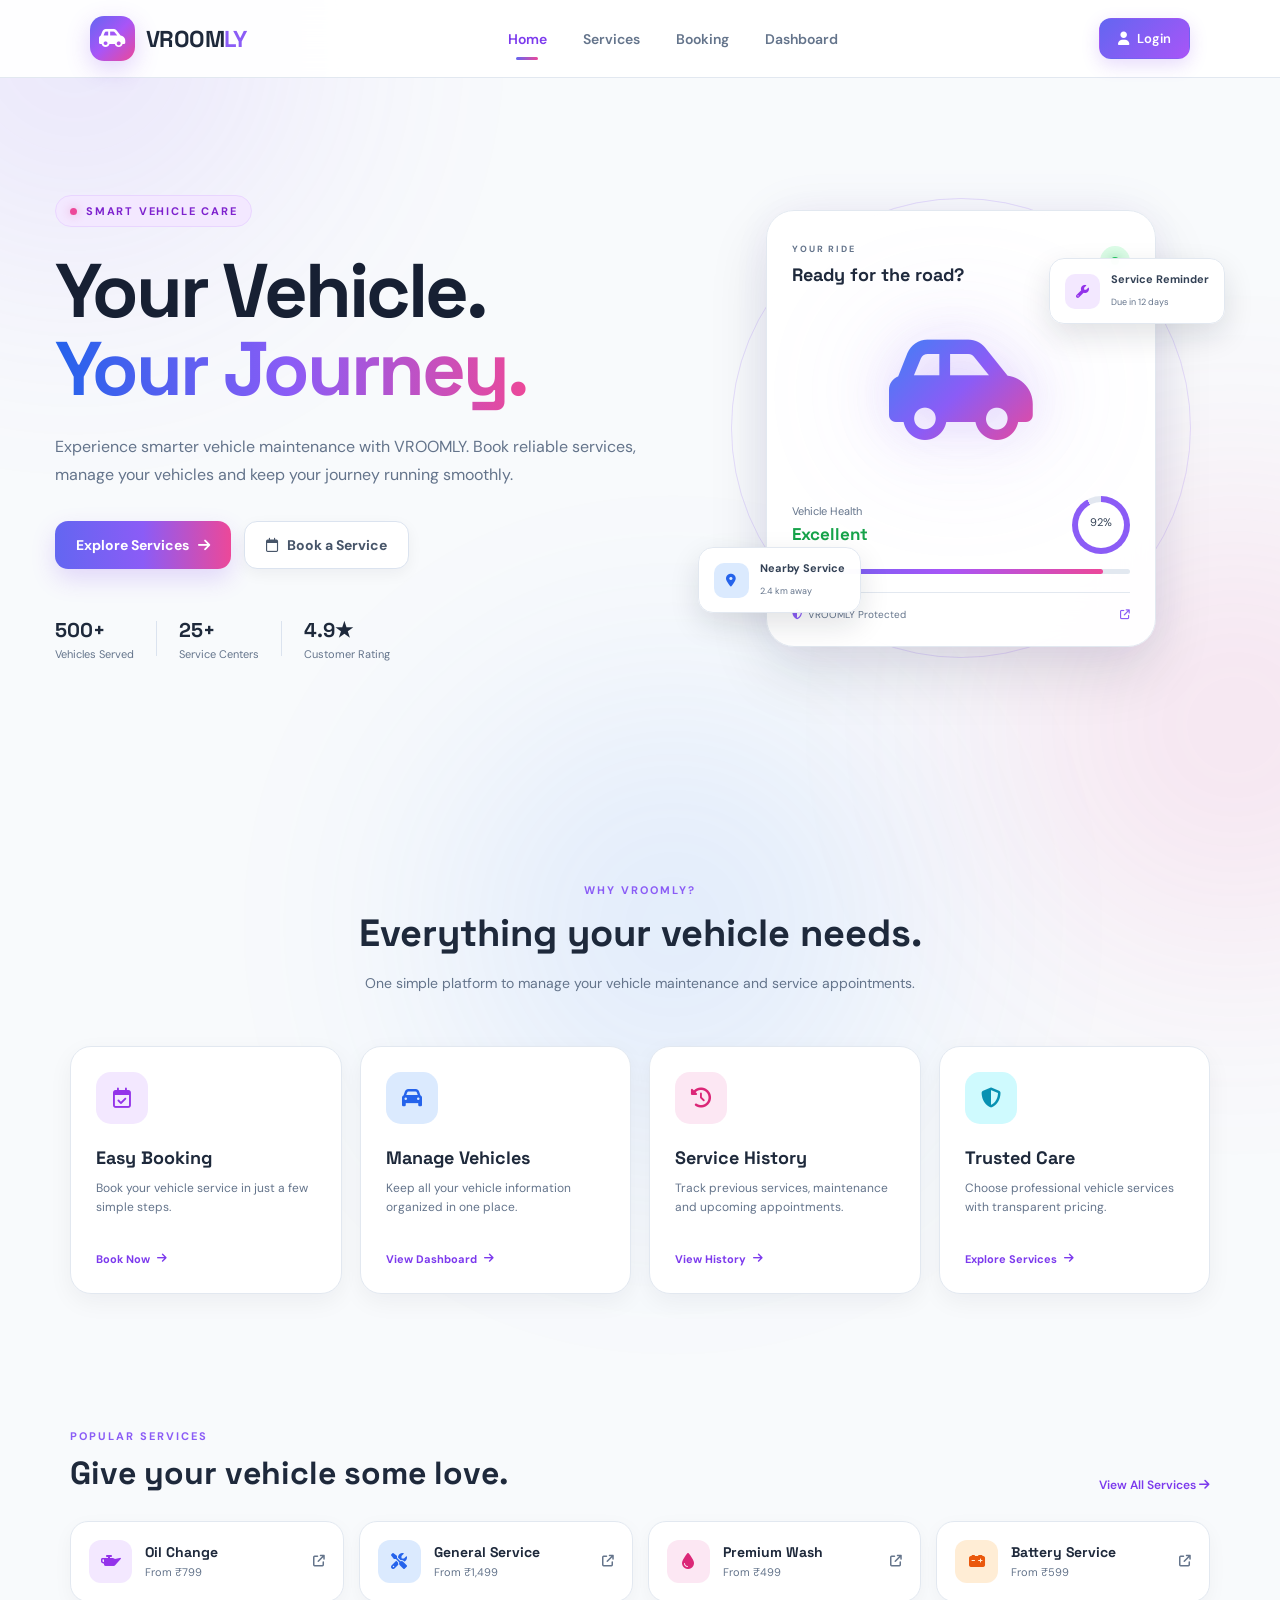
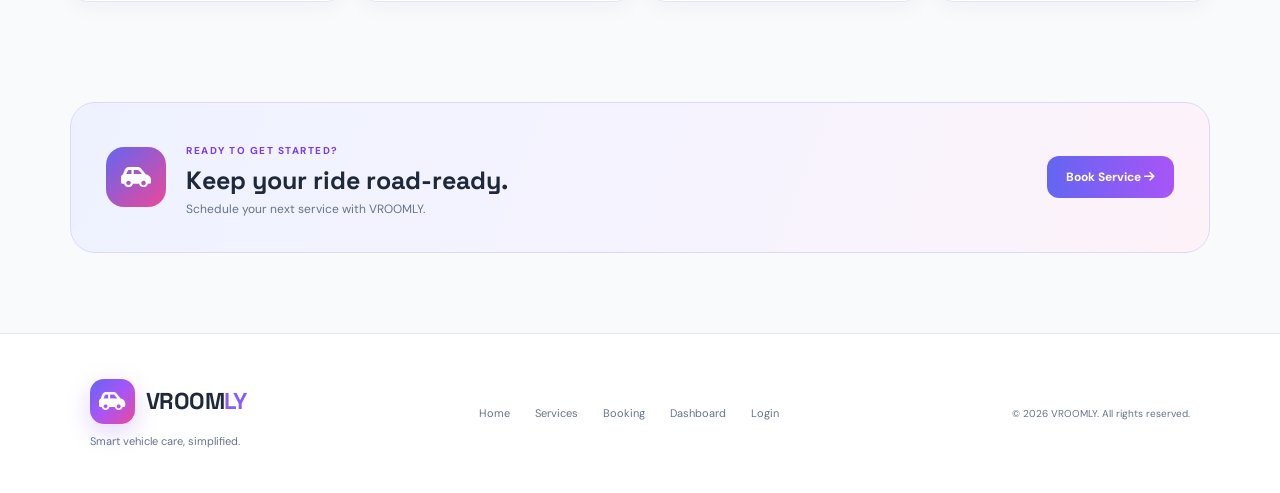
<file: index.html>
<!DOCTYPE html>
<html lang="en">

<head>

    <meta charset="UTF-8">

    <meta name="viewport"
          content="width=device-width, initial-scale=1.0">

    <title>VROOMLY | Smart Vehicle Care</title>

    <!-- Google Fonts -->
    <link rel="preconnect"
          href="https://fonts.googleapis.com">

    <link rel="preconnect"
          href="https://fonts.gstatic.com"
          crossorigin>

    <link href="https://fonts.googleapis.com/css2?family=DM+Sans:wght@400;500;600;700&family=Space+Grotesk:wght@500;600;700&display=swap"
          rel="stylesheet">

    <!-- Font Awesome -->
    <link rel="stylesheet"
          href="https://cdnjs.cloudflare.com/ajax/libs/font-awesome/6.6.0/css/all.min.css">

    <!-- Home Page CSS -->
    <link rel="stylesheet" href="style.css">

</head>


<body>


<!-- =====================================================
     BACKGROUND EFFECTS
===================================================== -->

<div class="background-glow glow-1"></div>

<div class="background-glow glow-2"></div>

<div class="background-glow glow-3"></div>


<!-- =====================================================
     NAVIGATION BAR
===================================================== -->

<header class="navbar">

    <!-- LOGO -->

    <a href="index.html" class="logo">

        <div class="logo-icon">
            <i class="fa-solid fa-car-side"></i>
        </div>

        <div class="logo-text">
            VROOM<span>LY</span>
        </div>

    </a>


    <!-- NAVIGATION -->

    <nav class="nav-links">

        <a href="index.html" class="active">
            Home
        </a>

        <a href="service.html">
            Services
        </a>

        <a href="booking.html">
            Booking
        </a>

        <a href="dashboard.html">
            Dashboard
        </a>

    </nav>


    <!-- LOGIN BUTTON -->

    <a href="login.html" class="login-btn">

        <i class="fa-solid fa-user"></i>

        Login

    </a>

</header>



<!-- =====================================================
     HERO SECTION
===================================================== -->

<section class="hero">

    <div class="hero-content">


        <!-- SMALL LABEL -->

        <div class="hero-label">

            <span class="pulse-dot"></span>

            SMART VEHICLE CARE

        </div>


        <!-- MAIN HEADING -->

        <h1>

            Your Vehicle.
            <br>

            <span>
                Your Journey.
            </span>

        </h1>


        <!-- DESCRIPTION -->

        <p class="hero-description">

            Experience smarter vehicle maintenance with VROOMLY.
            Book reliable services, manage your vehicles and keep
            your journey running smoothly.

        </p>


        <!-- HERO BUTTONS -->

        <div class="hero-buttons">

            <a href="service.html"
               class="primary-btn">

                Explore Services

                <i class="fa-solid fa-arrow-right"></i>

            </a>


            <a href="booking.html"
               class="secondary-btn">

                <i class="fa-regular fa-calendar"></i>

                Book a Service

            </a>

        </div>


        <!-- SMALL STATS -->

        <div class="hero-stats">


            <div class="stat">

                <strong>
                    500+
                </strong>

                <span>
                    Vehicles Served
                </span>

            </div>


            <div class="stat-line"></div>


            <div class="stat">

                <strong>
                    25+
                </strong>

                <span>
                    Service Centers
                </span>

            </div>


            <div class="stat-line"></div>


            <div class="stat">

                <strong>
                    4.9★
                </strong>

                <span>
                    Customer Rating
                </span>

            </div>


        </div>

    </div>



    <!-- =================================================
         HERO VEHICLE CARD
    ================================================== -->

    <div class="hero-visual">


        <div class="orbit orbit-1"></div>

        <div class="orbit orbit-2"></div>


        <!-- MAIN CAR CARD -->

        <div class="vehicle-card">


            <div class="vehicle-card-top">

                <div>

                    <span class="vehicle-label">
                        YOUR RIDE
                    </span>

                    <h3>
                        Ready for the road?
                    </h3>

                </div>


                <div class="status-dot">
                    <span></span>
                </div>

            </div>


            <!-- CAR ICON -->

            <div class="car-display">

                <div class="car-glow"></div>

                <i class="fa-solid fa-car-side"></i>

            </div>


            <!-- VEHICLE INFO -->

            <div class="vehicle-info">

                <div>

                    <span>
                        Vehicle Health
                    </span>

                    <strong>
                        Excellent
                    </strong>

                </div>


                <div class="health-circle">

                    <span>
                        92%
                    </span>

                </div>

            </div>


            <!-- HEALTH BAR -->

            <div class="health-bar">

                <div class="health-progress"></div>

            </div>


            <!-- CARD FOOTER -->

            <div class="vehicle-footer">

                <span>

                    <i class="fa-solid fa-shield-halved"></i>

                    VROOMLY Protected

                </span>

                <i class="fa-solid fa-arrow-up-right-from-square"></i>

            </div>

        </div>


        <!-- FLOATING NOTIFICATION -->

        <div class="floating-card notification-card">

            <div class="notification-icon">
                <i class="fa-solid fa-wrench"></i>
            </div>

            <div>

                <strong>
                    Service Reminder
                </strong>

                <span>
                    Due in 12 days
                </span>

            </div>

        </div>


        <!-- FLOATING LOCATION -->

        <div class="floating-card location-card">

            <div class="location-icon">
                <i class="fa-solid fa-location-dot"></i>
            </div>

            <div>

                <strong>
                    Nearby Service
                </strong>

                <span>
                    2.4 km away
                </span>

            </div>

        </div>

    </div>

</section>



<!-- =====================================================
     WHY VROOMLY
===================================================== -->

<section class="why-section">


    <div class="section-title">

        <span>
            WHY VROOMLY?
        </span>

        <h2>
            Everything your vehicle needs.
        </h2>

        <p>
            One simple platform to manage your vehicle
            maintenance and service appointments.
        </p>

    </div>



    <!-- FEATURES -->

    <div class="feature-grid">


        <!-- FEATURE 1 -->

        <div class="feature-card">

            <div class="feature-icon purple">

                <i class="fa-regular fa-calendar-check"></i>

            </div>

            <h3>
                Easy Booking
            </h3>

            <p>
                Book your vehicle service in just a few
                simple steps.
            </p>

            <a href="booking.html">
                Book Now
                <i class="fa-solid fa-arrow-right"></i>
            </a>

        </div>



        <!-- FEATURE 2 -->

        <div class="feature-card">

            <div class="feature-icon blue">

                <i class="fa-solid fa-car"></i>

            </div>

            <h3>
                Manage Vehicles
            </h3>

            <p>
                Keep all your vehicle information organized
                in one place.
            </p>

            <a href="dashboard.html">
                View Dashboard
                <i class="fa-solid fa-arrow-right"></i>
            </a>

        </div>



        <!-- FEATURE 3 -->

        <div class="feature-card">

            <div class="feature-icon pink">

                <i class="fa-solid fa-clock-rotate-left"></i>

            </div>

            <h3>
                Service History
            </h3>

            <p>
                Track previous services, maintenance and
                upcoming appointments.
            </p>

            <a href="dashboard.html">
                View History
                <i class="fa-solid fa-arrow-right"></i>
            </a>

        </div>



        <!-- FEATURE 4 -->

        <div class="feature-card">

            <div class="feature-icon cyan">

                <i class="fa-solid fa-shield-halved"></i>

            </div>

            <h3>
                Trusted Care
            </h3>

            <p>
                Choose professional vehicle services with
                transparent pricing.
            </p>

            <a href="service.html">
                Explore Services
                <i class="fa-solid fa-arrow-right"></i>
            </a>

        </div>

    </div>

</section>



<!-- =====================================================
     POPULAR SERVICES
===================================================== -->

<section class="popular-section">


    <div class="popular-heading">

        <div>

            <span>
                POPULAR SERVICES
            </span>

            <h2>
                Give your vehicle some love.
            </h2>

        </div>


        <a href="service.html">

            View All Services

            <i class="fa-solid fa-arrow-right"></i>

        </a>

    </div>



    <div class="popular-grid">


        <!-- SERVICE 1 -->

        <div class="mini-service">

            <div class="mini-icon purple">

                <i class="fa-solid fa-oil-can"></i>

            </div>

            <div>

                <h3>
                    Oil Change
                </h3>

                <p>
                    From ₹799
                </p>

            </div>

            <a href="service.html">

                <i class="fa-solid fa-arrow-up-right-from-square"></i>

            </a>

        </div>



        <!-- SERVICE 2 -->

        <div class="mini-service">

            <div class="mini-icon blue">

                <i class="fa-solid fa-screwdriver-wrench"></i>

            </div>

            <div>

                <h3>
                    General Service
                </h3>

                <p>
                    From ₹1,499
                </p>

            </div>

            <a href="service.html">

                <i class="fa-solid fa-arrow-up-right-from-square"></i>

            </a>

        </div>



        <!-- SERVICE 3 -->

        <div class="mini-service">

            <div class="mini-icon pink">

                <i class="fa-solid fa-droplet"></i>

            </div>

            <div>

                <h3>
                    Premium Wash
                </h3>

                <p>
                    From ₹499
                </p>

            </div>

            <a href="service.html">

                <i class="fa-solid fa-arrow-up-right-from-square"></i>

            </a>

        </div>



        <!-- SERVICE 4 -->

        <div class="mini-service">

            <div class="mini-icon orange">

                <i class="fa-solid fa-car-battery"></i>

            </div>

            <div>

                <h3>
                    Battery Service
                </h3>

                <p>
                    From ₹599
                </p>

            </div>

            <a href="service.html">

                <i class="fa-solid fa-arrow-up-right-from-square"></i>

            </a>

        </div>

    </div>

</section>



<!-- =====================================================
     CTA SECTION
===================================================== -->

<section class="cta-section">


    <div class="cta-content">

        <div class="cta-icon">

            <i class="fa-solid fa-car-side"></i>

        </div>


        <div>

            <span>
                READY TO GET STARTED?
            </span>

            <h2>
                Keep your ride road-ready.
            </h2>

            <p>
                Schedule your next service with VROOMLY.
            </p>

        </div>


        <a href="booking.html"
           class="cta-btn">

            Book Service

            <i class="fa-solid fa-arrow-right"></i>

        </a>

    </div>

</section>



<!-- =====================================================
     FOOTER
===================================================== -->

<footer>


    <div class="footer-brand">

        <a href="index.html" class="logo">

            <div class="logo-icon">

                <i class="fa-solid fa-car-side"></i>

            </div>

            <div class="logo-text">

                VROOM<span>LY</span>

            </div>

        </a>

        <p>
            Smart vehicle care, simplified.
        </p>

    </div>


    <div class="footer-links">

        <a href="index.html">
            Home
        </a>

        <a href="service.html">
            Services
        </a>

        <a href="booking.html">
            Booking
        </a>

        <a href="dashboard.html">
            Dashboard
        </a>

        <a href="login.html">
            Login
        </a>

    </div>


    <div class="copyright">

        © 2026 VROOMLY.
        All rights reserved.

    </div>

</footer>



<!-- =====================================================
     JAVASCRIPT
===================================================== -->

<script src="script.js"></script>

</body>

</html>
</file>
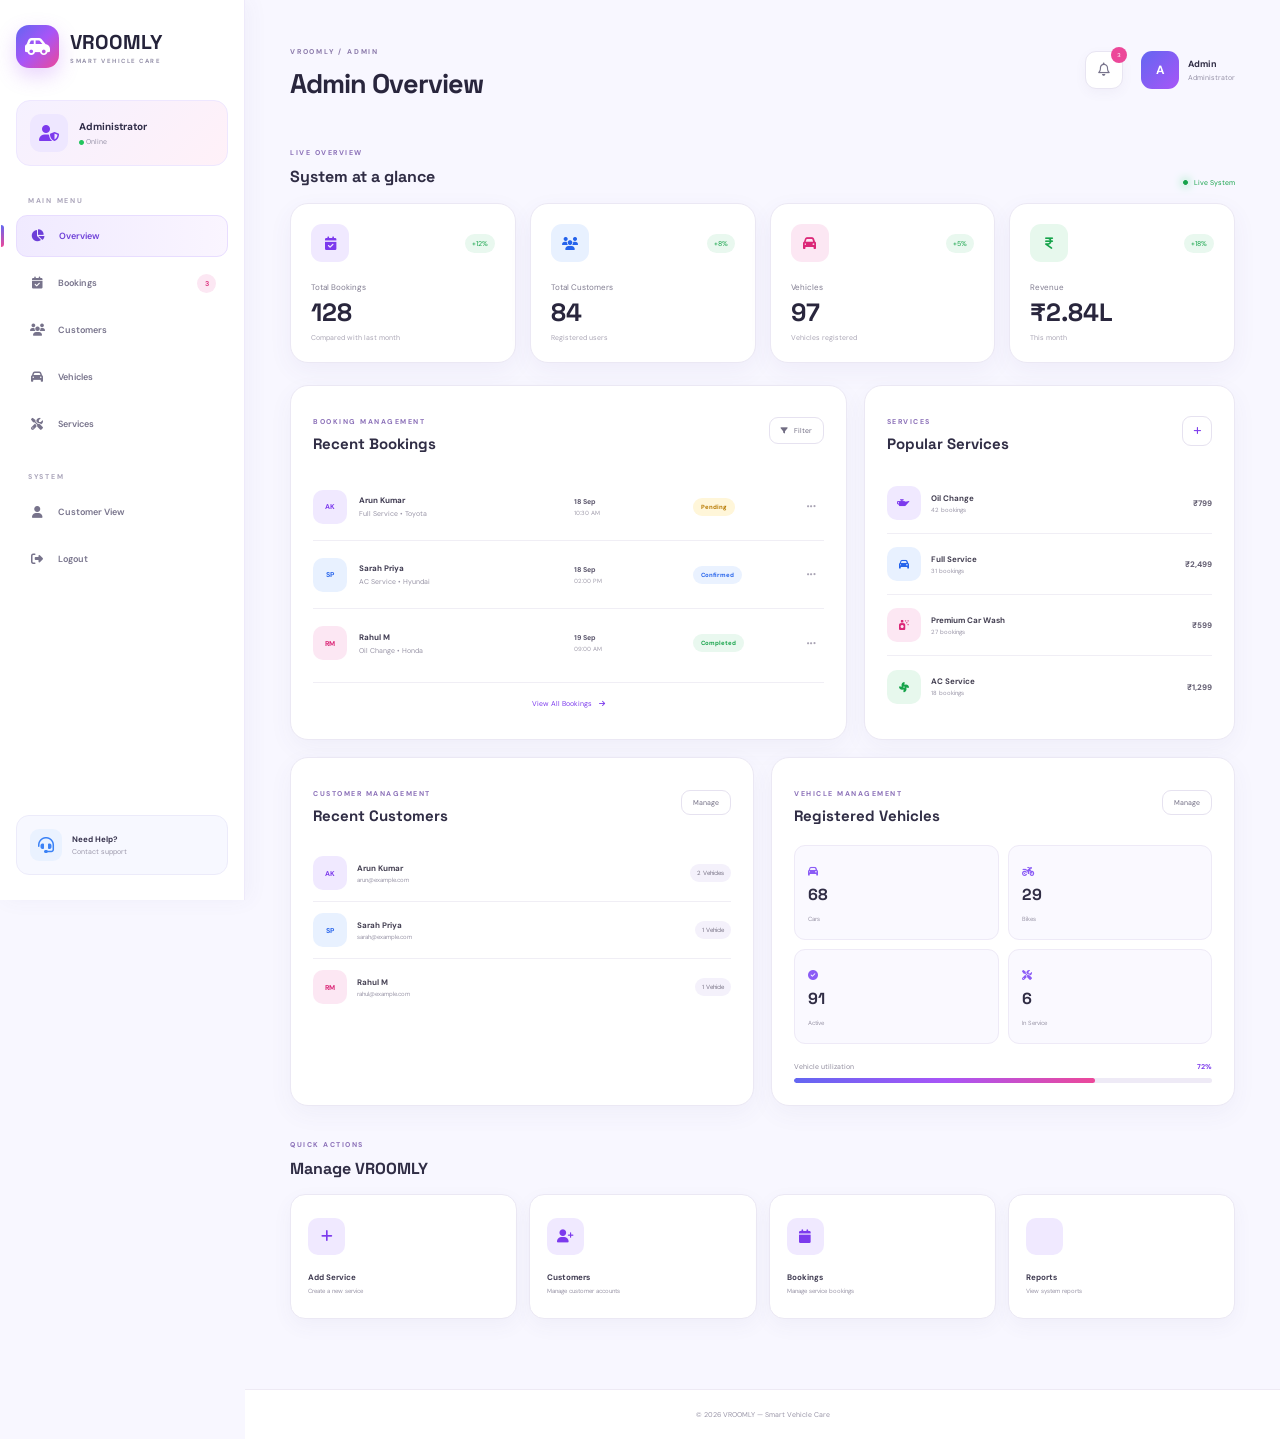
<file: admin.html>
<!DOCTYPE html>
<html lang="en">

<head>

    <meta charset="UTF-8">
    <meta name="viewport" content="width=device-width, initial-scale=1.0">

    <title>VROOMLY | Admin Dashboard</title>

    <!-- Google Fonts -->
    <link rel="preconnect" href="https://fonts.googleapis.com">
    <link rel="preconnect" href="https://fonts.gstatic.com" crossorigin>

    <link
        href="https://fonts.googleapis.com/css2?family=DM+Sans:wght@400;500;600;700&family=Space+Grotesk:wght@500;600;700&display=swap"
        rel="stylesheet">

    <!-- Font Awesome -->
    <link
        rel="stylesheet"
        href="https://cdnjs.cloudflare.com/ajax/libs/font-awesome/6.6.0/css/all.min.css">

    <!-- Admin CSS -->
    <link rel="stylesheet" href="admin.css">

</head>


<body>


<!-- ================= SIDEBAR ================= -->

<aside class="sidebar">

    <a href="index.html" class="logo">

        <div class="logo-icon">
            <i class="fa-solid fa-car-side"></i>
        </div>

        <div>
            VROOM<span>LY</span>
            <small>SMART VEHICLE CARE</small>
        </div>

    </a>


    <!-- ADMIN PROFILE -->

    <div class="admin-profile">

        <div class="admin-avatar">
            <i class="fa-solid fa-user-shield"></i>
        </div>

        <div>

            <strong>Administrator</strong>

            <span>
                <i class="fa-solid fa-circle"></i>
                Online
            </span>

        </div>

    </div>


    <!-- MAIN MENU -->

    <p class="menu-title">
        MAIN MENU
    </p>


    <nav class="sidebar-menu">

        <a href="#overview" class="active">

            <i class="fa-solid fa-chart-pie"></i>

            Overview

        </a>


        <a href="#bookings">

            <i class="fa-solid fa-calendar-check"></i>

            Bookings

            <span class="menu-count">
                3
            </span>

        </a>


        <a href="#customers">

            <i class="fa-solid fa-users"></i>

            Customers

        </a>


        <a href="#vehicles">

            <i class="fa-solid fa-car"></i>

            Vehicles

        </a>


        <a href="#services">

            <i class="fa-solid fa-screwdriver-wrench"></i>

            Services

        </a>

    </nav>


    <!-- SYSTEM -->

    <p class="menu-title">
        SYSTEM
    </p>


    <nav class="sidebar-menu">

        <a href="dashboard.html">

            <i class="fa-solid fa-user"></i>

            Customer View

        </a>


        <a href="#" onclick="logoutAdmin(event)">

            <i class="fa-solid fa-right-from-bracket"></i>

            Logout

        </a>

    </nav>


    <!-- SUPPORT -->

    <div class="sidebar-bottom">

        <div class="support-box">

            <i class="fa-solid fa-headset"></i>

            <div>

                <strong>
                    Need Help?
                </strong>

                <span>
                    Contact support
                </span>

            </div>

        </div>

    </div>

</aside>



<!-- ================= MAIN CONTENT ================= -->

<main class="main-content">


    <!-- ================= TOP BAR ================= -->

    <header class="topbar">

        <div>

            <span class="breadcrumb">
                VROOMLY / ADMIN
            </span>

            <h1>
                Admin Overview
            </h1>

        </div>


        <div class="top-actions">

            <button class="notification-btn">

                <i class="fa-regular fa-bell"></i>

                <span>
                    3
                </span>

            </button>


            <div class="top-admin">

                <div class="top-avatar">
                    A
                </div>

                <div>

                    <strong>
                        Admin
                    </strong>

                    <small>
                        Administrator
                    </small>

                </div>

            </div>

        </div>

    </header>



    <!-- ================= OVERVIEW ================= -->

    <section id="overview">


        <div class="section-heading">

            <div>

                <span class="section-label">
                    LIVE OVERVIEW
                </span>

                <h2>
                    System at a glance
                </h2>

            </div>


            <span class="live-status">

                <i class="fa-solid fa-circle"></i>

                Live System

            </span>

        </div>



        <!-- ================= STAT CARDS ================= -->

        <div class="stats-grid">


            <!-- TOTAL BOOKINGS -->

            <div class="stat-card purple">

                <div class="stat-card-top">

                    <div class="stat-icon">

                        <i class="fa-solid fa-calendar-check"></i>

                    </div>

                    <span class="growth">
                        +12%
                    </span>

                </div>


                <span class="stat-title">
                    Total Bookings
                </span>


                <strong class="stat-number">
                    128
                </strong>


                <p>
                    Compared with last month
                </p>

            </div>



            <!-- TOTAL CUSTOMERS -->

            <div class="stat-card blue">

                <div class="stat-card-top">

                    <div class="stat-icon">

                        <i class="fa-solid fa-users"></i>

                    </div>

                    <span class="growth">
                        +8%
                    </span>

                </div>


                <span class="stat-title">
                    Total Customers
                </span>


                <strong class="stat-number">
                    84
                </strong>


                <p>
                    Registered users
                </p>

            </div>



            <!-- VEHICLES -->

            <div class="stat-card pink">

                <div class="stat-card-top">

                    <div class="stat-icon">

                        <i class="fa-solid fa-car"></i>

                    </div>

                    <span class="growth">
                        +5%
                    </span>

                </div>


                <span class="stat-title">
                    Vehicles
                </span>


                <strong class="stat-number">
                    97
                </strong>


                <p>
                    Vehicles registered
                </p>

            </div>



            <!-- REVENUE -->

            <div class="stat-card green">

                <div class="stat-card-top">

                    <div class="stat-icon">

                        <i class="fa-solid fa-indian-rupee-sign"></i>

                    </div>

                    <span class="growth">
                        +18%
                    </span>

                </div>


                <span class="stat-title">
                    Revenue
                </span>


                <strong class="stat-number">
                    ₹2.84L
                </strong>


                <p>
                    This month
                </p>

            </div>


        </div>

    </section>



    <!-- ================= BOOKING + SERVICES ================= -->

    <section class="dashboard-grid">


        <!-- ================= RECENT BOOKINGS ================= -->

        <div
            class="panel bookings-panel"
            id="bookings">


            <div class="panel-header">

                <div>

                    <span class="section-label">
                        BOOKING MANAGEMENT
                    </span>

                    <h2>
                        Recent Bookings
                    </h2>

                </div>


                <button
                    class="filter-btn"
                    onclick="filterBookings()">

                    <i class="fa-solid fa-filter"></i>

                    Filter

                </button>

            </div>



            <!-- BOOKING LIST -->

            <div class="booking-list">


                <!-- BOOKING 1 -->

                <div class="booking-row">

                    <div class="customer-avatar purple-avatar">
                        AK
                    </div>


                    <div class="booking-info">

                        <strong>
                            Arun Kumar
                        </strong>

                        <span>
                            Full Service • Toyota
                        </span>

                    </div>


                    <div class="booking-date">

                        <strong>
                            18 Sep
                        </strong>

                        <span>
                            10:30 AM
                        </span>

                    </div>


                    <span class="status pending">
                        Pending
                    </span>


                    <button class="more-btn">

                        <i class="fa-solid fa-ellipsis"></i>

                    </button>

                </div>



                <!-- BOOKING 2 -->

                <div class="booking-row">

                    <div class="customer-avatar blue-avatar">
                        SP
                    </div>


                    <div class="booking-info">

                        <strong>
                            Sarah Priya
                        </strong>

                        <span>
                            AC Service • Hyundai
                        </span>

                    </div>


                    <div class="booking-date">

                        <strong>
                            18 Sep
                        </strong>

                        <span>
                            02:00 PM
                        </span>

                    </div>


                    <span class="status confirmed">
                        Confirmed
                    </span>


                    <button class="more-btn">

                        <i class="fa-solid fa-ellipsis"></i>

                    </button>

                </div>



                <!-- BOOKING 3 -->

                <div class="booking-row">

                    <div class="customer-avatar pink-avatar">
                        RM
                    </div>


                    <div class="booking-info">

                        <strong>
                            Rahul M
                        </strong>

                        <span>
                            Oil Change • Honda
                        </span>

                    </div>


                    <div class="booking-date">

                        <strong>
                            19 Sep
                        </strong>

                        <span>
                            09:00 AM
                        </span>

                    </div>


                    <span class="status completed">
                        Completed
                    </span>


                    <button class="more-btn">

                        <i class="fa-solid fa-ellipsis"></i>

                    </button>

                </div>


            </div>


            <!-- VIEW ALL BOOKINGS -->

            <button
                class="view-bookings"
                onclick="viewAllBookings()">

                View All Bookings

                <i class="fa-solid fa-arrow-right"></i>

            </button>

        </div>



        <!-- ================= SERVICES ================= -->

        <div
            class="panel services-panel"
            id="services">


            <div class="panel-header">

                <div>

                    <span class="section-label">
                        SERVICES
                    </span>

                    <h2>
                        Popular Services
                    </h2>

                </div>


                <!-- ADD SERVICE -->

                <button
                    class="add-btn"
                    onclick="addService()">

                    <i class="fa-solid fa-plus"></i>

                </button>

            </div>



            <!-- SERVICE 1 -->

            <div class="service-stat">

                <div class="service-icon purple-icon">

                    <i class="fa-solid fa-oil-can"></i>

                </div>


                <div class="service-name">

                    <strong>
                        Oil Change
                    </strong>

                    <span>
                        42 bookings
                    </span>

                </div>


                <strong>
                    ₹799
                </strong>

            </div>



            <!-- SERVICE 2 -->

            <div class="service-stat">

                <div class="service-icon blue-icon">

                    <i class="fa-solid fa-car"></i>

                </div>


                <div class="service-name">

                    <strong>
                        Full Service
                    </strong>

                    <span>
                        31 bookings
                    </span>

                </div>


                <strong>
                    ₹2,499
                </strong>

            </div>



            <!-- SERVICE 3 -->

            <div class="service-stat">

                <div class="service-icon pink-icon">

                    <i class="fa-solid fa-spray-can-sparkles"></i>

                </div>


                <div class="service-name">

                    <strong>
                        Premium Car Wash
                    </strong>

                    <span>
                        27 bookings
                    </span>

                </div>


                <strong>
                    ₹599
                </strong>

            </div>



            <!-- SERVICE 4 -->

            <div class="service-stat">

                <div class="service-icon green-icon">

                    <i class="fa-solid fa-fan"></i>

                </div>


                <div class="service-name">

                    <strong>
                        AC Service
                    </strong>

                    <span>
                        18 bookings
                    </span>

                </div>


                <strong>
                    ₹1,299
                </strong>

            </div>


        </div>


    </section>



    <!-- ================= CUSTOMER + VEHICLE ================= -->

    <section class="management-grid">


        <!-- ================= CUSTOMERS ================= -->

        <div
            class="panel"
            id="customers">


            <div class="panel-header">

                <div>

                    <span class="section-label">
                        CUSTOMER MANAGEMENT
                    </span>

                    <h2>
                        Recent Customers
                    </h2>

                </div>


                <button
                    class="outline-btn"
                    onclick="manageCustomers()">

                    Manage

                </button>

            </div>



            <div class="customer-list">


                <!-- CUSTOMER 1 -->

                <div class="customer-row">

                    <div class="customer-avatar purple-avatar">
                        AK
                    </div>


                    <div class="customer-details">

                        <strong>
                            Arun Kumar
                        </strong>

                        <span>
                            arun@example.com
                        </span>

                    </div>


                    <span class="vehicle-count">
                        2 Vehicles
                    </span>

                </div>



                <!-- CUSTOMER 2 -->

                <div class="customer-row">

                    <div class="customer-avatar blue-avatar">
                        SP
                    </div>


                    <div class="customer-details">

                        <strong>
                            Sarah Priya
                        </strong>

                        <span>
                            sarah@example.com
                        </span>

                    </div>


                    <span class="vehicle-count">
                        1 Vehicle
                    </span>

                </div>



                <!-- CUSTOMER 3 -->

                <div class="customer-row">

                    <div class="customer-avatar pink-avatar">
                        RM
                    </div>


                    <div class="customer-details">

                        <strong>
                            Rahul M
                        </strong>

                        <span>
                            rahul@example.com
                        </span>

                    </div>


                    <span class="vehicle-count">
                        1 Vehicle
                    </span>

                </div>


            </div>

        </div>



        <!-- ================= VEHICLES ================= -->

        <div
            class="panel"
            id="vehicles">


            <div class="panel-header">

                <div>

                    <span class="section-label">
                        VEHICLE MANAGEMENT
                    </span>

                    <h2>
                        Registered Vehicles
                    </h2>

                </div>


                <button
                    class="outline-btn"
                    onclick="manageVehicles()">

                    Manage

                </button>

            </div>



            <div class="vehicle-stat-grid">


                <!-- CARS -->

                <div class="vehicle-stat-card">

                    <i class="fa-solid fa-car"></i>

                    <strong>
                        68
                    </strong>

                    <span>
                        Cars
                    </span>

                </div>



                <!-- BIKES -->

                <div class="vehicle-stat-card">

                    <i class="fa-solid fa-motorcycle"></i>

                    <strong>
                        29
                    </strong>

                    <span>
                        Bikes
                    </span>

                </div>



                <!-- ACTIVE -->

                <div class="vehicle-stat-card">

                    <i class="fa-solid fa-circle-check"></i>

                    <strong>
                        91
                    </strong>

                    <span>
                        Active
                    </span>

                </div>



                <!-- IN SERVICE -->

                <div class="vehicle-stat-card">

                    <i class="fa-solid fa-screwdriver-wrench"></i>

                    <strong>
                        6
                    </strong>

                    <span>
                        In Service
                    </span>

                </div>


            </div>



            <!-- VEHICLE PROGRESS -->

            <div class="vehicle-progress">

                <div class="progress-info">

                    <span>
                        Vehicle utilization
                    </span>

                    <strong>
                        72%
                    </strong>

                </div>


                <div class="progress-bar">

                    <span></span>

                </div>

            </div>

        </div>


    </section>



    <!-- ================= QUICK ACTIONS ================= -->

    <section class="quick-actions">


        <div class="quick-heading">

            <span class="section-label">
                QUICK ACTIONS
            </span>

            <h2>
                Manage VROOMLY
            </h2>

        </div>



        <div class="quick-grid">


            <!-- ADD SERVICE -->

            <button
                onclick="addService()"
                class="quick-card">

                <div class="quick-icon purple-icon">

                    <i class="fa-solid fa-plus"></i>

                </div>

                <strong>
                    Add Service
                </strong>

                <span>
                    Create a new service
                </span>

            </button>



            <!-- CUSTOMERS -->

            <button
                onclick="manageCustomers()"
                class="quick-card">

                <div class="quick-icon blue-icon">

                    <i class="fa-solid fa-user-plus"></i>

                </div>

                <strong>
                    Customers
                </strong>

                <span>
                    Manage customer accounts
                </span>

            </button>



            <!-- BOOKINGS -->

            <button
                onclick="viewAllBookings()"
                class="quick-card">

                <div class="quick-icon pink-icon">

                    <i class="fa-solid fa-calendar"></i>

                </div>

                <strong>
                    Bookings
                </strong>

                <span>
                    Manage service bookings
                </span>

            </button>



            <!-- REPORTS -->

            <button
                onclick="generateReport()"
                class="quick-card">

                <div class="quick-icon green-icon">

                    <i class="fa-solid fa-file-chart-column"></i>

                </div>

                <strong>
                    Reports
                </strong>

                <span>
                    View system reports
                </span>

            </button>


        </div>

    </section>


</main>



<!-- ================= FOOTER ================= -->

<footer>

    © 2026 VROOMLY — Smart Vehicle Care

</footer>



<!-- ================= ADMIN JAVASCRIPT ================= -->

<script src="admin.js"></script>


</body>

</html>
</file>
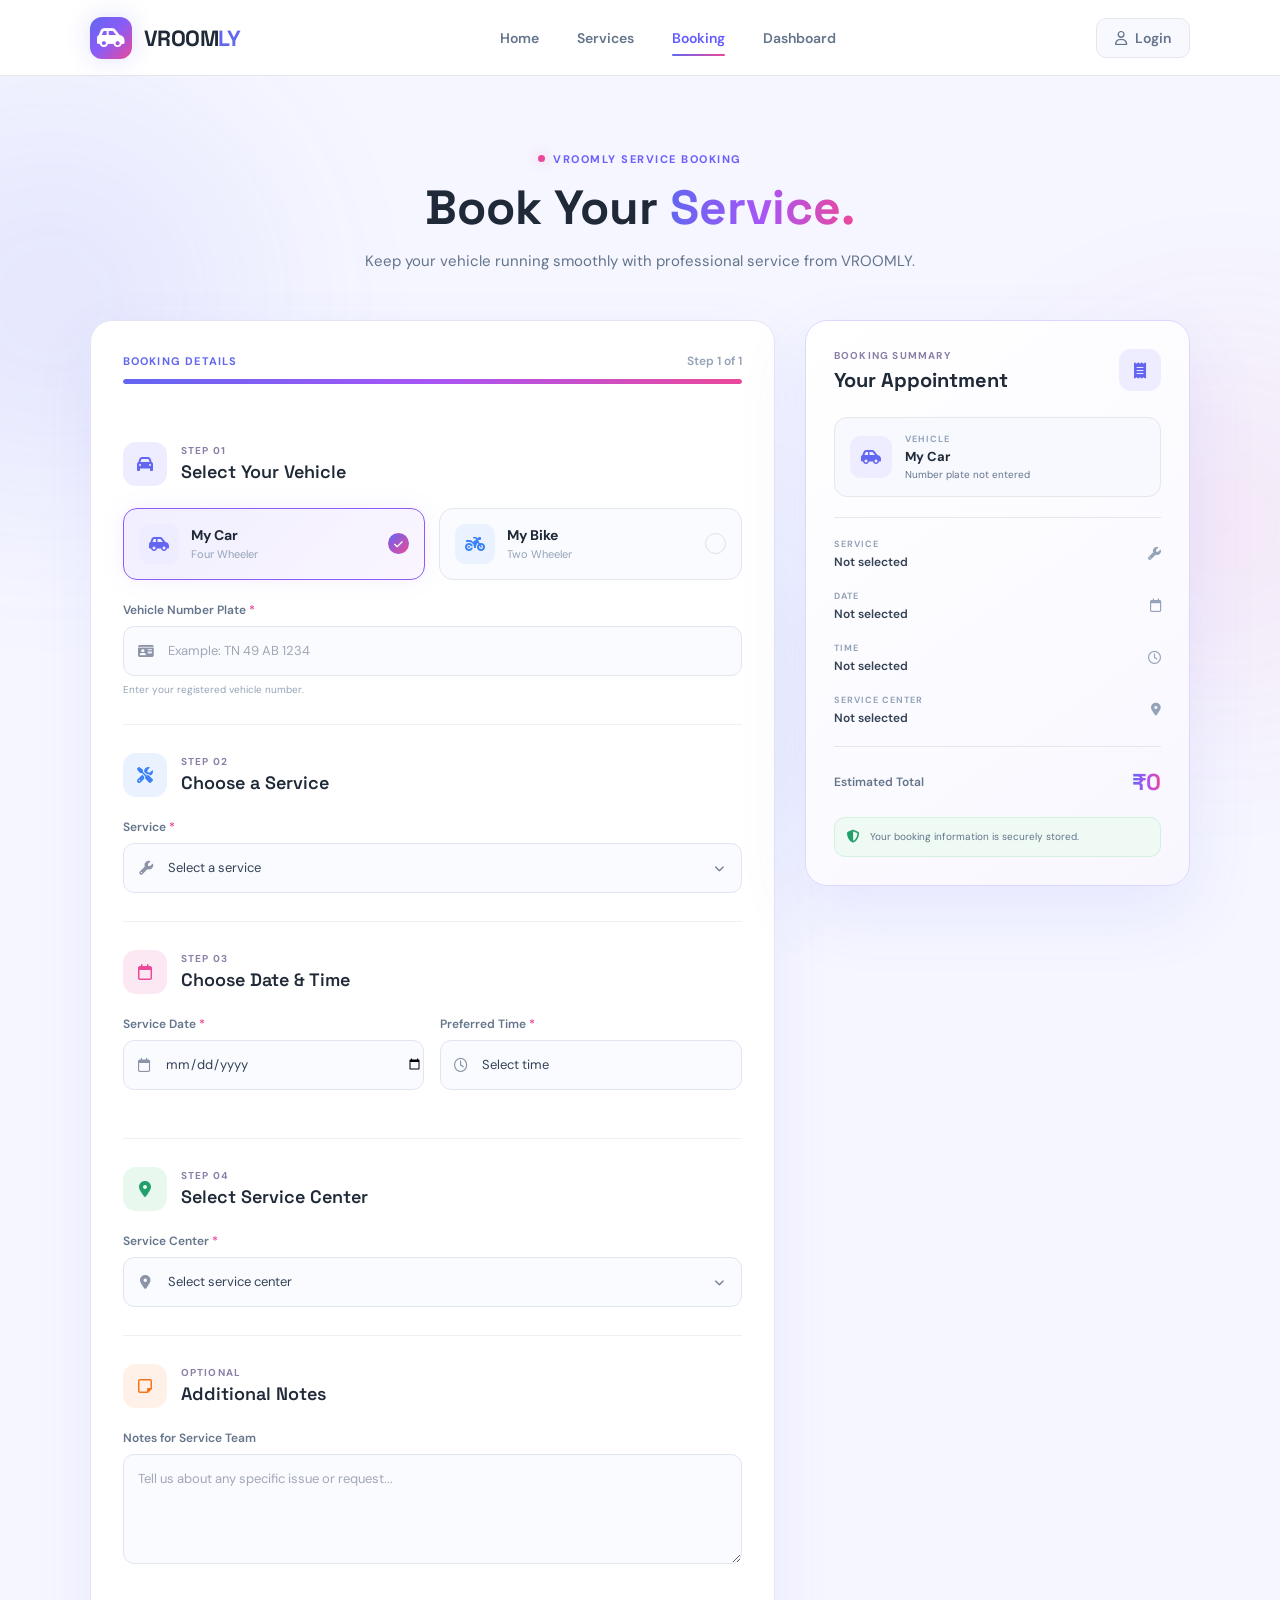
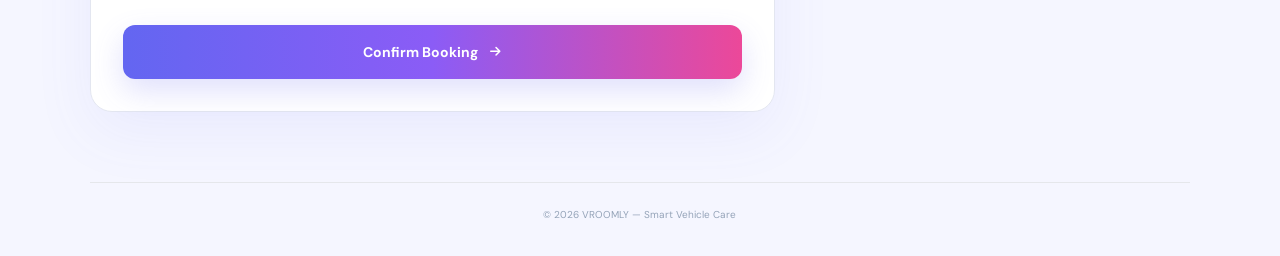
<file: booking.html>
<!DOCTYPE html>
<html lang="en">

<head>
    <meta charset="UTF-8">
    <meta name="viewport" content="width=device-width, initial-scale=1.0">

    <title>VROOMLY | Book Service</title>

    <!-- Google Fonts -->
    <link rel="preconnect" href="https://fonts.googleapis.com">
    <link rel="preconnect" href="https://fonts.gstatic.com" crossorigin>

    <link href="https://fonts.googleapis.com/css2?family=DM+Sans:wght@400;500;600;700&family=Space+Grotesk:wght@500;600;700&display=swap"
          rel="stylesheet">

    <!-- Font Awesome -->
    <link rel="stylesheet"
          href="https://cdnjs.cloudflare.com/ajax/libs/font-awesome/6.6.0/css/all.min.css">

    <!-- CSS -->
    <link rel="stylesheet" href="booking.css">
</head>


<body>


<!-- ==========================================
     BACKGROUND GLOW
     ========================================== -->

<div class="glow glow-one"></div>
<div class="glow glow-two"></div>
<div class="glow glow-three"></div>



<!-- ==========================================
     NAVBAR
     ========================================== -->

<nav class="navbar">


    <a href="index.html" class="logo">

        <div class="logo-icon">
            <i class="fa-solid fa-car-side"></i>
        </div>

        <span>
            VROOM<span>LY</span>
        </span>

    </a>



    <div class="nav-links">

        <a href="index.html">
            Home
        </a>

        <a href="service.html">
            Services
        </a>

        <a href="booking.html" class="active">
            Booking
        </a>

        <a href="dashboard.html">
            Dashboard
        </a>

    </div>



    <a href="login.html" class="login-link">

        <i class="fa-regular fa-user"></i>

        Login

    </a>

</nav>



<!-- ==========================================
     PAGE HEADER
     ========================================== -->

<section class="page-header">

    <div class="small-label">

        <span></span>

        VROOMLY SERVICE BOOKING

    </div>


    <h1>
        Book Your
        <span>Service.</span>
    </h1>


    <p>
        Keep your vehicle running smoothly with professional
        service from VROOMLY.
    </p>

</section>



<!-- ==========================================
     MAIN BOOKING AREA
     ========================================== -->

<main class="booking-container">


    <!-- ======================================
         LEFT FORM
         ====================================== -->

    <section class="booking-form-card">


        <!-- PROGRESS -->

        <div class="progress-section">

            <div class="progress-text">

                <span>
                    BOOKING DETAILS
                </span>

                <strong>
                    Step 1 of 1
                </strong>

            </div>


            <div class="progress-bar">

                <span></span>

            </div>

        </div>



        <!-- ==================================
             VEHICLE SECTION
             ================================== -->

        <div class="form-section">


            <div class="section-title">

                <div class="title-icon purple">
                    <i class="fa-solid fa-car"></i>
                </div>

                <div>

                    <span>
                        STEP 01
                    </span>

                    <h2>
                        Select Your Vehicle
                    </h2>

                </div>

            </div>



            <div class="vehicle-options">


                <!-- CAR -->

                <div class="vehicle-option selected"
                     data-vehicle="My Car">

                    <div class="vehicle-option-icon">

                        <i class="fa-solid fa-car-side"></i>

                    </div>

                    <div>

                        <strong>
                            My Car
                        </strong>

                        <span>
                            Four Wheeler
                        </span>

                    </div>

                    <div class="check-icon">
                        <i class="fa-solid fa-check"></i>
                    </div>

                </div>



                <!-- BIKE -->

                <div class="vehicle-option"
                     data-vehicle="My Bike">

                    <div class="vehicle-option-icon">

                        <i class="fa-solid fa-motorcycle"></i>

                    </div>

                    <div>

                        <strong>
                            My Bike
                        </strong>

                        <span>
                            Two Wheeler
                        </span>

                    </div>

                    <div class="check-icon">
                        <i class="fa-solid fa-check"></i>
                    </div>

                </div>


            </div>



            <!-- VEHICLE NUMBER -->

            <div class="input-group">


                <label for="vehicleNumber">

                    Vehicle Number Plate

                    <span>
                        *
                    </span>

                </label>


                <div class="input-wrapper">

                    <i class="fa-solid fa-id-card"></i>

                    <input
                        type="text"
                        id="vehicleNumber"
                        placeholder="Example: TN 49 AB 1234"
                        maxlength="15"
                        autocomplete="off"
                        required
                    >

                </div>


                <small class="input-help">

                    Enter your registered vehicle number.

                </small>

            </div>


        </div>



        <!-- ==================================
             SERVICE SECTION
             ================================== -->

        <div class="form-section">


            <div class="section-title">

                <div class="title-icon blue">
                    <i class="fa-solid fa-screwdriver-wrench"></i>
                </div>

                <div>

                    <span>
                        STEP 02
                    </span>

                    <h2>
                        Choose a Service
                    </h2>

                </div>

            </div>



            <div class="input-group">


                <label for="service">

                    Service

                    <span>
                        *
                    </span>

                </label>


                <div class="input-wrapper select-wrapper">

                    <i class="fa-solid fa-wrench"></i>

                    <select id="service" required>

                        <option value="">
                            Select a service
                        </option>

                        <option value="Oil Change"
                                data-price="799">
                            Oil Change — ₹799
                        </option>

                        <option value="Full Service"
                                data-price="2499">
                            Full Service — ₹2,499
                        </option>

                        <option value="Premium Car Wash"
                                data-price="599">
                            Premium Car Wash — ₹599
                        </option>

                        <option value="Brake Service"
                                data-price="1499">
                            Brake Service — ₹1,499
                        </option>

                        <option value="AC Service"
                                data-price="1299">
                            AC Service — ₹1,299
                        </option>

                        <option value="Vehicle Inspection"
                                data-price="499">
                            Vehicle Inspection — ₹499
                        </option>

                        <option value="Battery Service"
                                data-price="699">
                            Battery Service — ₹699
                        </option>

                        <option value="Interior Detailing"
                                data-price="1199">
                            Interior Detailing — ₹1,199
                        </option>

                    </select>

                </div>

            </div>


        </div>



        <!-- ==================================
             DATE & TIME
             ================================== -->

        <div class="form-section">


            <div class="section-title">

                <div class="title-icon pink">
                    <i class="fa-regular fa-calendar"></i>
                </div>

                <div>

                    <span>
                        STEP 03
                    </span>

                    <h2>
                        Choose Date & Time
                    </h2>

                </div>

            </div>



            <div class="two-column">


                <div class="input-group">

                    <label for="date">

                        Service Date

                        <span>*</span>

                    </label>


                    <div class="input-wrapper">

                        <i class="fa-regular fa-calendar"></i>

                        <input
                            type="date"
                            id="date"
                            required
                        >

                    </div>

                </div>



                <div class="input-group">

                    <label for="time">

                        Preferred Time

                        <span>*</span>

                    </label>


                    <div class="input-wrapper">

                        <i class="fa-regular fa-clock"></i>

                        <select id="time" required>

                            <option value="">
                                Select time
                            </option>

                            <option value="09:00 AM">
                                09:00 AM
                            </option>

                            <option value="10:00 AM">
                                10:00 AM
                            </option>

                            <option value="11:00 AM">
                                11:00 AM
                            </option>

                            <option value="12:00 PM">
                                12:00 PM
                            </option>

                            <option value="02:00 PM">
                                02:00 PM
                            </option>

                            <option value="03:00 PM">
                                03:00 PM
                            </option>

                            <option value="04:00 PM">
                                04:00 PM
                            </option>

                            <option value="05:00 PM">
                                05:00 PM
                            </option>

                        </select>

                    </div>

                </div>


            </div>


        </div>



        <!-- ==================================
             SERVICE CENTER
             ================================== -->

        <div class="form-section">


            <div class="section-title">

                <div class="title-icon green">
                    <i class="fa-solid fa-location-dot"></i>
                </div>

                <div>

                    <span>
                        STEP 04
                    </span>

                    <h2>
                        Select Service Center
                    </h2>

                </div>

            </div>



            <div class="input-group">


                <label for="center">

                    Service Center

                    <span>
                        *
                    </span>

                </label>


                <div class="input-wrapper select-wrapper">

                    <i class="fa-solid fa-location-dot"></i>

                    <select id="center" required>

                        <option value="">
                            Select service center
                        </option>

                        <option value="VROOMLY Central">
                            VROOMLY Central
                        </option>

                        <option value="VROOMLY Premium">
                            VROOMLY Premium
                        </option>

                        <option value="VROOMLY Express">
                            VROOMLY Express
                        </option>

                    </select>

                </div>

            </div>


        </div>



        <!-- ==================================
             NOTES
             ================================== -->

        <div class="form-section">


            <div class="section-title">

                <div class="title-icon orange">
                    <i class="fa-regular fa-note-sticky"></i>
                </div>

                <div>

                    <span>
                        OPTIONAL
                    </span>

                    <h2>
                        Additional Notes
                    </h2>

                </div>

            </div>



            <div class="input-group">


                <label for="notes">

                    Notes for Service Team

                </label>


                <textarea
                    id="notes"
                    placeholder="Tell us about any specific issue or request..."
                    rows="4"
                ></textarea>


            </div>


        </div>



        <!-- ==================================
             CONFIRM BUTTON
             ================================== -->

        <button
            type="button"
            class="confirm-btn"
            onclick="confirmBooking()"
        >

            <span>
                Confirm Booking
            </span>

            <i class="fa-solid fa-arrow-right"></i>

        </button>


    </section>



    <!-- ======================================
         RIGHT SUMMARY
         ====================================== -->

    <aside class="summary-card">


        <div class="summary-header">

            <div>

                <span>
                    BOOKING SUMMARY
                </span>

                <h2>
                    Your Appointment
                </h2>

            </div>

            <div class="summary-icon">

                <i class="fa-solid fa-receipt"></i>

            </div>

        </div>



        <!-- VEHICLE SUMMARY -->

        <div class="summary-vehicle">

            <div class="summary-vehicle-icon"
                 id="summaryVehicleIcon">

                <i class="fa-solid fa-car-side"></i>

            </div>

            <div>

                <span>
                    VEHICLE
                </span>

                <strong id="summaryVehicle">
                    My Car
                </strong>

                <small id="summaryPlate">
                    Number plate not entered
                </small>

            </div>

        </div>



        <div class="summary-divider"></div>



        <!-- SERVICE -->

        <div class="summary-row">

            <div>

                <span>
                    SERVICE
                </span>

                <strong id="summaryService">
                    Not selected
                </strong>

            </div>

            <i class="fa-solid fa-wrench"></i>

        </div>



        <!-- DATE -->

        <div class="summary-row">

            <div>

                <span>
                    DATE
                </span>

                <strong id="summaryDate">
                    Not selected
                </strong>

            </div>

            <i class="fa-regular fa-calendar"></i>

        </div>



        <!-- TIME -->

        <div class="summary-row">

            <div>

                <span>
                    TIME
                </span>

                <strong id="summaryTime">
                    Not selected
                </strong>

            </div>

            <i class="fa-regular fa-clock"></i>

        </div>



        <!-- CENTER -->

        <div class="summary-row">

            <div>

                <span>
                    SERVICE CENTER
                </span>

                <strong id="summaryCenter">
                    Not selected
                </strong>

            </div>

            <i class="fa-solid fa-location-dot"></i>

        </div>



        <div class="summary-divider"></div>



        <!-- PRICE -->

        <div class="price-row">

            <span>
                Estimated Total
            </span>

            <strong id="summaryPrice">
                ₹0
            </strong>

        </div>



        <div class="secure-box">

            <i class="fa-solid fa-shield-halved"></i>

            <span>
                Your booking information is securely stored.
            </span>

        </div>


    </aside>


</main>



<!-- ==========================================
     SUCCESS MODAL
     ========================================== -->

<div class="modal-overlay" id="successModal">


    <div class="success-modal">


        <button class="close-modal"
                onclick="closeModal()">

            <i class="fa-solid fa-xmark"></i>

        </button>


        <div class="success-icon">

            <i class="fa-solid fa-check"></i>

        </div>


        <span class="success-label">
            BOOKING CONFIRMED
        </span>


        <h2>
            You're all set! 🎉
        </h2>


        <p>
            Your vehicle service appointment has been
            successfully booked.
        </p>



        <div class="booking-id-box">

            <span>
                BOOKING ID
            </span>

            <strong id="bookingId">
                VRM000000
            </strong>

        </div>



        <div class="success-details">

            <div>

                <span>Vehicle</span>

                <strong id="successVehicle">
                    -
                </strong>

            </div>

            <div>

                <span>Number Plate</span>

                <strong id="successPlate">
                    -
                </strong>

            </div>

            <div>

                <span>Service</span>

                <strong id="successService">
                    -
                </strong>

            </div>

        </div>



        <button
            class="dashboard-btn"
            onclick="goToDashboard()"
        >

            Go to Dashboard

            <i class="fa-solid fa-arrow-right"></i>

        </button>


    </div>

</div>



<footer>

    <p>
        © 2026 VROOMLY — Smart Vehicle Care
    </p>

</footer>



<script src="booking.js"></script>

</body>

</html>
</file>
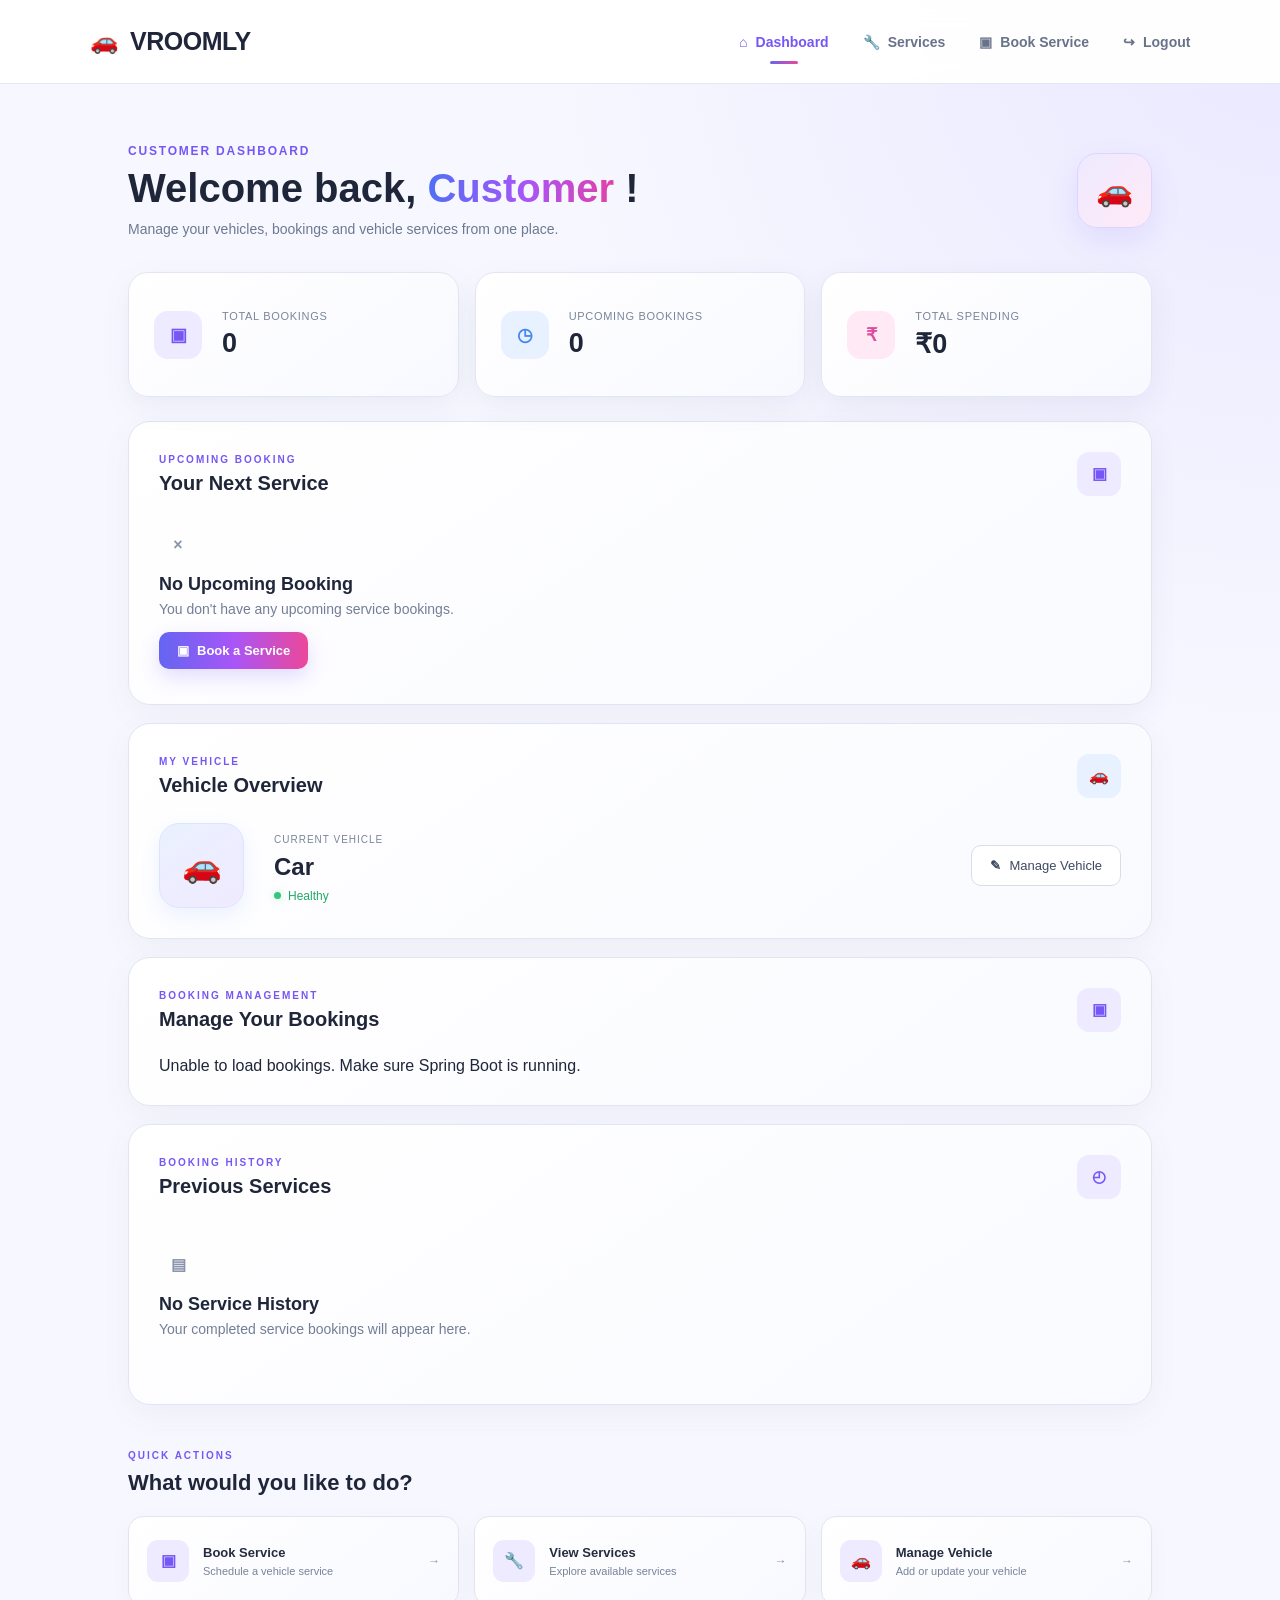
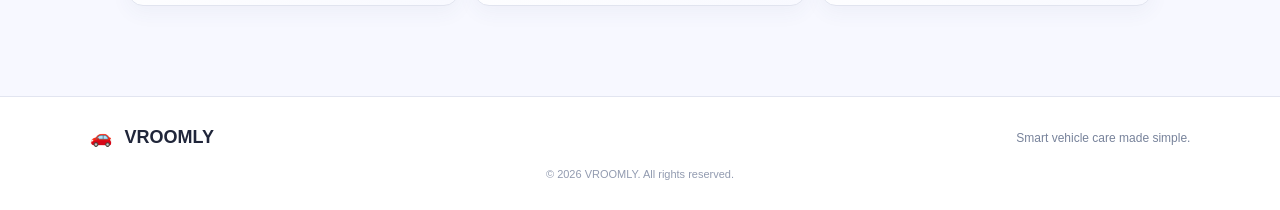
<file: dashboard.html>
<!DOCTYPE html>
<html lang="en">

<head>

    <meta charset="UTF-8">

    <meta name="viewport"
          content="width=device-width, initial-scale=1.0">

    <title>VROOMLY | Customer Dashboard</title>

    <!-- Font Awesome -->
    <link rel="stylesheet"
          href="https://cdnjs.cloudflare.com/ajax/libs/font-awesome/6.7.2/css/all.min.css">

    <!-- Dashboard CSS -->
    <link rel="stylesheet"
          href="dashboard.css">

</head>


<body>


<!-- =====================================================
     NAVBAR
===================================================== -->

<nav class="navbar">

    <div class="logo">

        <i class="fa-solid fa-car"></i>

        <span>VROOMLY</span>

    </div>


    <div class="nav-links">

        <a href="dashboard.html" class="active">

            <i class="fa-solid fa-house"></i>

            Dashboard

        </a>


        <a href="service.html">

            <i class="fa-solid fa-screwdriver-wrench"></i>

            Services

        </a>


        <a href="booking.html">

            <i class="fa-solid fa-calendar-check"></i>

            Book Service

        </a>


        <a href="#"
           onclick="logout(); return false;">

            <i class="fa-solid fa-right-from-bracket"></i>

            Logout

        </a>

    </div>

</nav>



<!-- =====================================================
     MAIN DASHBOARD
===================================================== -->

<main class="dashboard-container">


    <!-- =================================================
         WELCOME
    ================================================== -->

    <section class="welcome-section">

        <div class="welcome-content">

            <span class="section-label">
                CUSTOMER DASHBOARD
            </span>

            <h1>

                Welcome back,

                <span id="userName">
                    Customer
                </span>!

            </h1>

            <p>
                Manage your vehicles, bookings and vehicle
                services from one place.
            </p>

        </div>


        <div class="welcome-icon">

            <i class="fa-solid fa-car-side"></i>

        </div>

    </section>



    <!-- =================================================
         STATISTICS
    ================================================== -->

    <section class="stats-grid">


        <!-- Total Bookings -->

        <div class="stat-card">

            <div class="stat-icon purple">

                <i class="fa-solid fa-calendar-check"></i>

            </div>


            <div class="stat-content">

                <span>
                    TOTAL BOOKINGS
                </span>

                <strong id="totalBookings">
                    0
                </strong>

            </div>

        </div>



        <!-- Upcoming Bookings -->

        <div class="stat-card">

            <div class="stat-icon blue">

                <i class="fa-solid fa-clock"></i>

            </div>


            <div class="stat-content">

                <span>
                    UPCOMING BOOKINGS
                </span>

                <strong id="upcomingBookings">
                    0
                </strong>

            </div>

        </div>



        <!-- Total Spending -->

        <div class="stat-card">

            <div class="stat-icon pink">

                <i class="fa-solid fa-indian-rupee-sign"></i>

            </div>


            <div class="stat-content">

                <span>
                    TOTAL SPENDING
                </span>

                <strong id="totalSpending">
                    ₹0
                </strong>

            </div>

        </div>


    </section>



    <!-- =================================================
         UPCOMING BOOKING
    ================================================== -->

    <section class="panel">

        <div class="panel-header">

            <div>

                <span class="panel-label">
                    UPCOMING BOOKING
                </span>

                <h2>
                    Your Next Service
                </h2>

            </div>


            <div class="panel-header-icon">

                <i class="fa-solid fa-calendar-days"></i>

            </div>

        </div>


        <div id="upcomingContent">

            <div class="empty-state">

                <div class="empty-icon">

                    <i class="fa-solid fa-calendar-xmark"></i>

                </div>

                <h3>
                    No Upcoming Booking
                </h3>

                <p>
                    You don't have any upcoming service bookings.
                </p>

                <a href="booking.html"
                   class="primary-btn">

                    <i class="fa-solid fa-calendar-plus"></i>

                    Book a Service

                </a>

            </div>

        </div>

    </section>



    <!-- =================================================
         VEHICLE OVERVIEW
    ================================================== -->

    <section class="panel">

        <div class="panel-header">

            <div>

                <span class="panel-label">
                    MY VEHICLE
                </span>

                <h2>
                    Vehicle Overview
                </h2>

            </div>


            <div class="panel-header-icon blue-icon">

                <i class="fa-solid fa-car"></i>

            </div>

        </div>



        <div class="vehicle-overview">


            <div class="vehicle-image">

                <i class="fa-solid fa-car-side"></i>

            </div>



            <div class="vehicle-info">

                <span>
                    CURRENT VEHICLE
                </span>

                <h2 id="vehicleType">
                    Car
                </h2>


                <div class="vehicle-status">

                    <span class="status-dot"></span>

                    Healthy

                </div>

            </div>



            <div class="vehicle-actions">

                <button
                    class="vehicle-btn"
                    onclick="openVehicleManager()">

                    <i class="fa-solid fa-pen"></i>

                    Manage Vehicle

                </button>

            </div>


        </div>

    </section>



    <!-- =================================================
         VEHICLE MANAGEMENT
    ================================================== -->

    <section
        class="panel vehicle-manager"
        id="vehicleManager"
        style="display: none;">


        <div class="panel-header">

            <div>

                <span class="panel-label">
                    VEHICLE MANAGEMENT
                </span>

                <h2>
                    Manage Your Vehicles
                </h2>

            </div>


            <div class="panel-header-icon blue-icon">

                <i class="fa-solid fa-car"></i>

            </div>

        </div>



        <!-- Vehicle List -->

        <div id="vehicleList"
             class="vehicle-list">

            <p class="loading-text">
                Loading vehicles...
            </p>

        </div>



        <!-- Vehicle Form -->

        <div class="vehicle-form">

            <div class="form-title">

                <i class="fa-solid fa-plus"></i>

                Add / Update Vehicle

            </div>


            <input
                type="hidden"
                id="vehicleId">


            <div class="form-grid">


                <!-- Brand -->

                <div class="form-group">

                    <label for="vehicleBrand">
                        Brand
                    </label>

                    <input
                        type="text"
                        id="vehicleBrand"
                        placeholder="Example: Toyota">

                </div>



                <!-- Model -->

                <div class="form-group">

                    <label for="vehicleModel">
                        Model
                    </label>

                    <input
                        type="text"
                        id="vehicleModel"
                        placeholder="Example: Innova">

                </div>



                <!-- Price -->

                <div class="form-group">

                    <label for="vehiclePrice">
                        Price Per Day
                    </label>

                    <input
                        type="number"
                        id="vehiclePrice"
                        placeholder="Example: 2500">

                </div>


            </div>



            <div class="form-buttons">

                <button
                    type="button"
                    class="save-btn"
                    onclick="saveVehicle()">

                    <i class="fa-solid fa-check"></i>

                    Save Vehicle

                </button>



                <button
                    type="button"
                    class="clear-btn"
                    onclick="clearVehicleForm()">

                    <i class="fa-solid fa-rotate-left"></i>

                    Clear

                </button>

            </div>

        </div>

    </section>



    <!-- =================================================
         BOOKING MANAGEMENT
    ================================================== -->

    <section class="panel">

        <div class="panel-header">

            <div>

                <span class="panel-label">
                    BOOKING MANAGEMENT
                </span>

                <h2>
                    Manage Your Bookings
                </h2>

            </div>


            <div class="panel-header-icon">

                <i class="fa-solid fa-calendar-check"></i>

            </div>

        </div>



        <!-- Booking List -->

        <div id="bookingList"
             class="booking-list">

            <p class="loading-text">
                Loading bookings...
            </p>

        </div>

    </section>



    <!-- =================================================
         BOOKING HISTORY
    ================================================== -->

    <section class="panel">

        <div class="panel-header">

            <div>

                <span class="panel-label">
                    BOOKING HISTORY
                </span>

                <h2>
                    Previous Services
                </h2>

            </div>


            <div class="panel-header-icon">

                <i class="fa-solid fa-clock-rotate-left"></i>

            </div>

        </div>



        <div class="history-content">

            <div class="empty-state">

                <div class="empty-icon">

                    <i class="fa-solid fa-receipt"></i>

                </div>

                <h3>
                    No Service History
                </h3>

                <p>
                    Your completed service bookings will
                    appear here.
                </p>

            </div>

        </div>

    </section>



    <!-- =================================================
         QUICK ACTIONS
    ================================================== -->

    <section class="quick-actions">

        <div class="section-heading">

            <span>
                QUICK ACTIONS
            </span>

            <h2>
                What would you like to do?
            </h2>

        </div>



        <div class="quick-grid">


            <!-- Book Service -->

            <a href="booking.html"
               class="quick-card">

                <div class="quick-icon">

                    <i class="fa-solid fa-calendar-plus"></i>

                </div>


                <div class="quick-content">

                    <strong>
                        Book Service
                    </strong>

                    <span>
                        Schedule a vehicle service
                    </span>

                </div>


                <i class="fa-solid fa-arrow-right"></i>

            </a>



            <!-- View Services -->

            <a href="service.html"
               class="quick-card">

                <div class="quick-icon">

                    <i class="fa-solid fa-screwdriver-wrench"></i>

                </div>


                <div class="quick-content">

                    <strong>
                        View Services
                    </strong>

                    <span>
                        Explore available services
                    </span>

                </div>


                <i class="fa-solid fa-arrow-right"></i>

            </a>



            <!-- Manage Vehicle -->

            <a href="#"
               class="quick-card"
               onclick="openVehicleManager(); return false;">

                <div class="quick-icon">

                    <i class="fa-solid fa-car"></i>

                </div>


                <div class="quick-content">

                    <strong>
                        Manage Vehicle
                    </strong>

                    <span>
                        Add or update your vehicle
                    </span>

                </div>


                <i class="fa-solid fa-arrow-right"></i>

            </a>


        </div>

    </section>


</main>



<!-- =====================================================
     FOOTER
===================================================== -->

<footer class="footer">

    <div class="footer-content">

        <div class="footer-logo">

            <i class="fa-solid fa-car"></i>

            VROOMLY

        </div>


        <p>
            Smart vehicle care made simple.
        </p>

    </div>


    <div class="footer-bottom">

        © 2026 VROOMLY.
        All rights reserved.

    </div>

</footer>



<!-- =====================================================
     JAVASCRIPT
===================================================== -->

<script src="dashboard.js"></script>


</body>

</html>
</file>
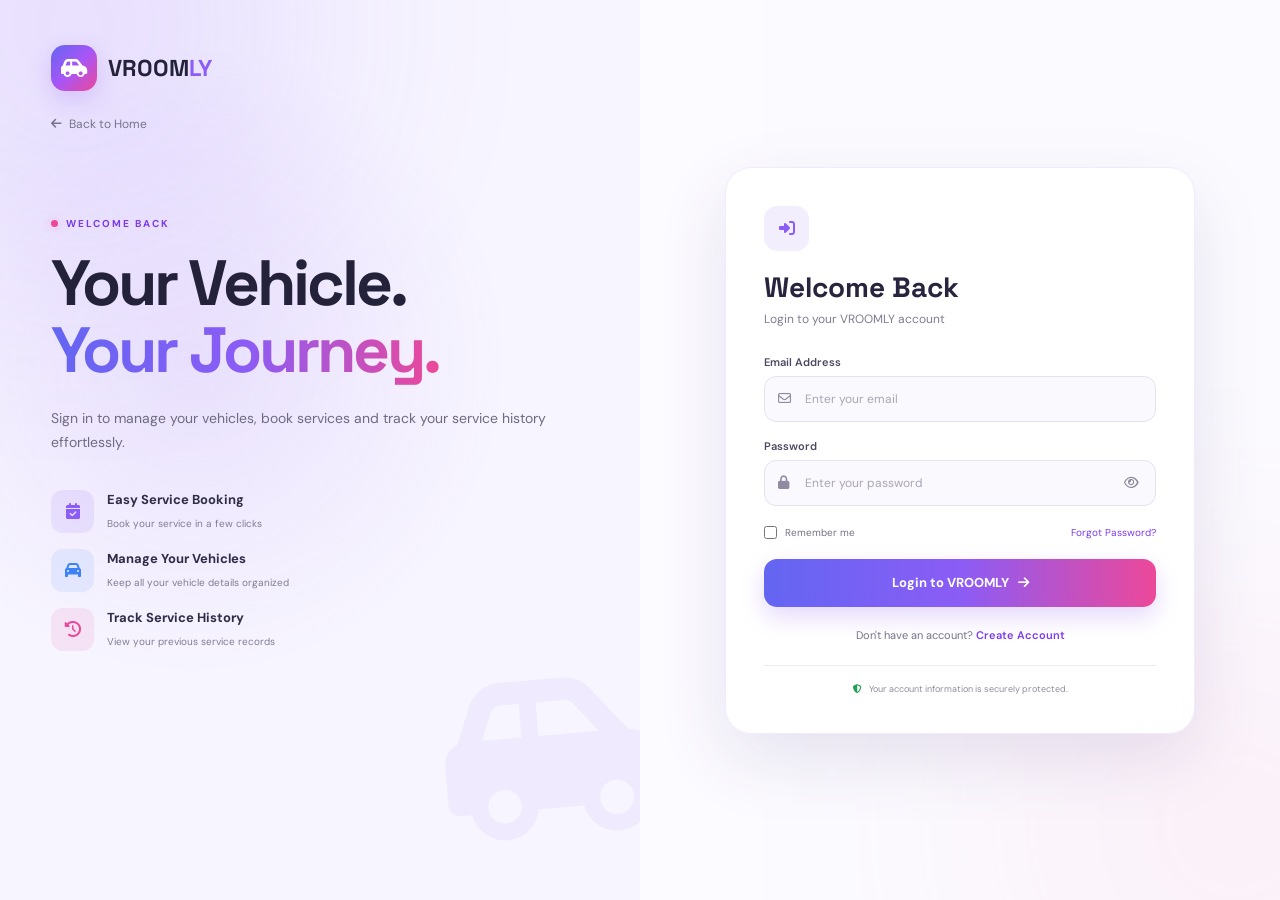
<file: login.html>
<!DOCTYPE html>
<html lang="en">

<head>

    <meta charset="UTF-8">

    <meta name="viewport"
          content="width=device-width, initial-scale=1.0">

    <title>VROOMLY | Login</title>

    <!-- Google Fonts -->
    <link rel="preconnect"
          href="https://fonts.googleapis.com">

    <link rel="preconnect"
          href="https://fonts.gstatic.com"
          crossorigin>

    <link href="https://fonts.googleapis.com/css2?family=DM+Sans:wght@400;500;600;700&family=Space+Grotesk:wght@500;600;700&display=swap"
          rel="stylesheet">

    <!-- Font Awesome -->
    <link rel="stylesheet"
          href="https://cdnjs.cloudflare.com/ajax/libs/font-awesome/6.6.0/css/all.min.css">

    <!-- VROOMLY CSS -->
    <link rel="stylesheet" href="auth.css">

</head>


<body>


<!-- Background glow -->

<div class="auth-glow glow-purple"></div>

<div class="auth-glow glow-pink"></div>



<!-- ================= MAIN PAGE ================= -->

<div class="auth-page">


    <!-- ================= LEFT SIDE ================= -->

    <section class="auth-intro">


        <!-- LOGO -->

        <a href="index.html"
           class="auth-logo">

            <div class="auth-logo-icon">

                <i class="fa-solid fa-car-side"></i>

            </div>


            <div class="auth-logo-text">

                VROOM<span>LY</span>

            </div>

        </a>



        <!-- BACK HOME -->

        <a href="index.html"
           class="back-home">

            <i class="fa-solid fa-arrow-left"></i>

            Back to Home

        </a>



        <!-- INTRO -->

        <div class="intro-content">


            <div class="intro-label">

                <span></span>

                WELCOME BACK

            </div>


            <h1>

                Your Vehicle.

                <br>

                <span>Your Journey.</span>

            </h1>


            <p>

                Sign in to manage your vehicles,
                book services and track your service
                history effortlessly.

            </p>



            <!-- BENEFITS -->

            <div class="benefits">


                <!-- Benefit 1 -->

                <div class="benefit">

                    <div class="benefit-icon purple">

                        <i class="fa-solid fa-calendar-check"></i>

                    </div>

                    <div>

                        <strong>
                            Easy Service Booking
                        </strong>

                        <span>
                            Book your service in a few clicks
                        </span>

                    </div>

                </div>



                <!-- Benefit 2 -->

                <div class="benefit">

                    <div class="benefit-icon blue">

                        <i class="fa-solid fa-car"></i>

                    </div>

                    <div>

                        <strong>
                            Manage Your Vehicles
                        </strong>

                        <span>
                            Keep all your vehicle details organized
                        </span>

                    </div>

                </div>



                <!-- Benefit 3 -->

                <div class="benefit">

                    <div class="benefit-icon pink">

                        <i class="fa-solid fa-clock-rotate-left"></i>

                    </div>

                    <div>

                        <strong>
                            Track Service History
                        </strong>

                        <span>
                            View your previous service records
                        </span>

                    </div>

                </div>


            </div>

        </div>



        <!-- Decorative car -->

        <div class="intro-car">

            <i class="fa-solid fa-car-side"></i>

        </div>


    </section>



    <!-- ================= RIGHT SIDE ================= -->

    <section class="auth-form-section">


        <!-- LOGIN CARD -->

        <div class="auth-card">


            <!-- HEADER -->

            <div class="form-header">


                <div class="form-icon">

                    <i class="fa-solid fa-right-to-bracket"></i>

                </div>


                <h2>
                    Welcome Back
                </h2>


                <p>
                    Login to your VROOMLY account
                </p>


            </div>



            <!-- LOGIN FORM -->

            <form id="loginForm">


                <!-- EMAIL -->

                <div class="input-group">

                    <label for="loginEmail">
                        Email Address
                    </label>


                    <div class="input-wrapper">

                        <i class="fa-regular fa-envelope"></i>


                        <input
                            type="email"
                            id="loginEmail"
                            placeholder="Enter your email"
                            required
                        >

                    </div>

                </div>



                <!-- PASSWORD -->

                <div class="input-group">

                    <label for="loginPassword">
                        Password
                    </label>


                    <div class="input-wrapper">

                        <i class="fa-solid fa-lock"></i>


                        <input
                            type="password"
                            id="loginPassword"
                            placeholder="Enter your password"
                            required
                        >


                        <button
                            type="button"
                            class="password-toggle"
                            onclick="togglePassword('loginPassword', this)"
                        >

                            <i class="fa-regular fa-eye"></i>

                        </button>

                    </div>

                </div>



                <!-- REMEMBER -->

                <div class="terms">

                    <input
                        type="checkbox"
                        id="rememberMe"
                    >

                    <label for="rememberMe">
                        Remember me
                    </label>


                    <a href="#"
                       onclick="forgotPassword(event)">

                        Forgot Password?

                    </a>

                </div>



                <!-- LOGIN BUTTON -->

                <button
                    type="submit"
                    class="submit-btn"
                >

                    Login to VROOMLY

                    <i class="fa-solid fa-arrow-right"></i>

                </button>


            </form>



            <!-- REGISTER -->

            <div class="switch-auth">

                Don't have an account?

                <a href="register.html">

                    Create Account

                </a>

            </div>



            <!-- SECURITY -->

            <div class="secure-note">

                <i class="fa-solid fa-shield-halved"></i>

                Your account information is securely protected.

            </div>


        </div>


    </section>


</div>



<!-- JavaScript -->

<script src="auth.js"></script>

</body>

</html>
</file>
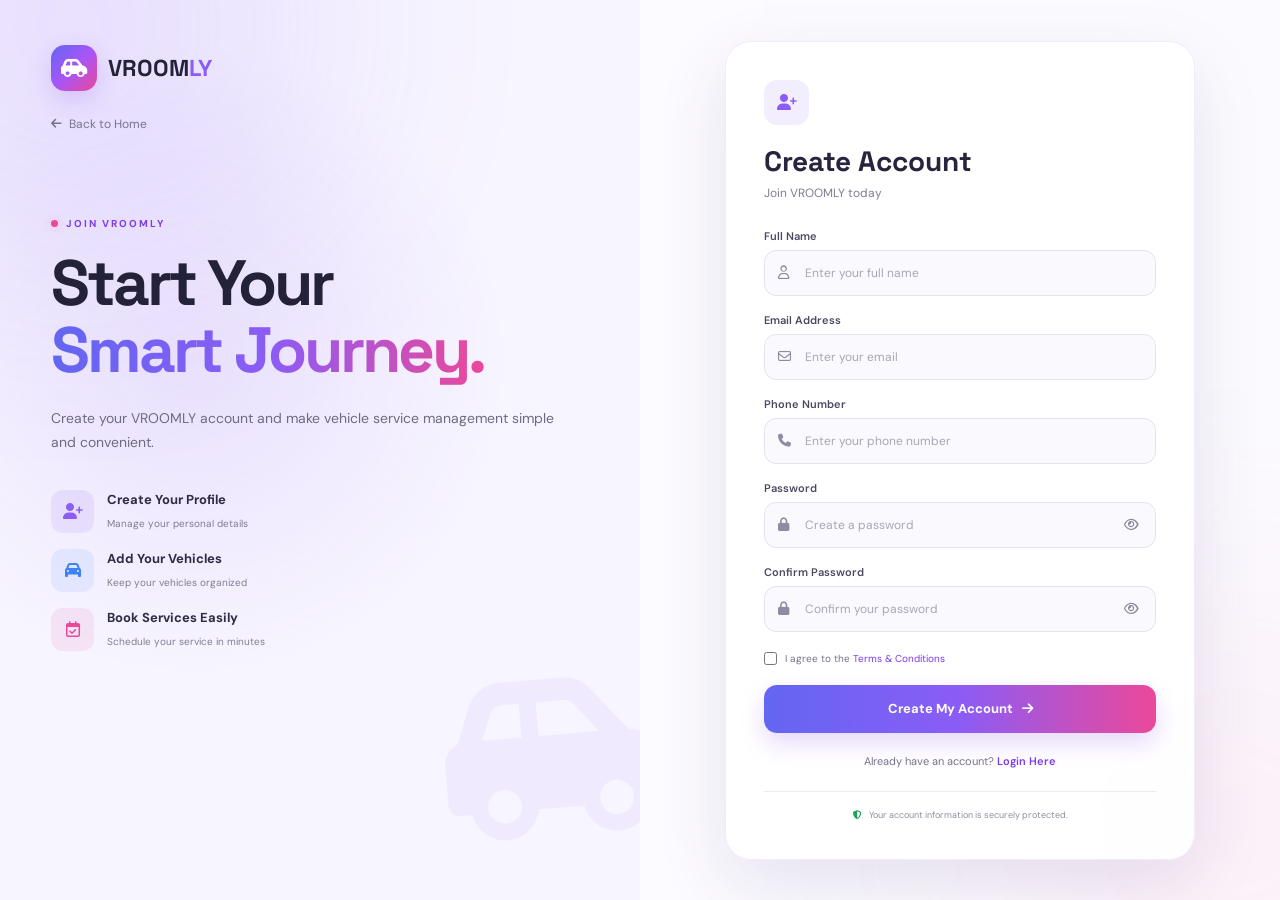
<file: register.html>
<!DOCTYPE html>
<html lang="en">

<head>

    <meta charset="UTF-8">

    <meta name="viewport"
          content="width=device-width, initial-scale=1.0">

    <title>VROOMLY | Create Account</title>

    <!-- Google Fonts -->
    <link rel="preconnect"
          href="https://fonts.googleapis.com">

    <link rel="preconnect"
          href="https://fonts.gstatic.com"
          crossorigin>

    <link href="https://fonts.googleapis.com/css2?family=DM+Sans:wght@400;500;600;700&family=Space+Grotesk:wght@500;600;700&display=swap"
          rel="stylesheet">

    <!-- Font Awesome -->
    <link rel="stylesheet"
          href="https://cdnjs.cloudflare.com/ajax/libs/font-awesome/6.6.0/css/all.min.css">

    <!-- IMPORTANT:
         auth.css is in the SAME folder -->
    <link rel="stylesheet" href="auth.css">

</head>


<body>


<!-- =========================================
     BACKGROUND GLOW
========================================= -->

<div class="auth-glow glow-purple"></div>

<div class="auth-glow glow-pink"></div>


<!-- =========================================
     MAIN AUTH CONTAINER
========================================= -->

<div class="auth-page">


    <!-- =====================================
         LEFT SIDE
    ====================================== -->

    <section class="auth-intro">


        <!-- LOGO -->

        <a href="index.html" class="auth-logo">

            <div class="auth-logo-icon">

                <i class="fa-solid fa-car-side"></i>

            </div>

            <div class="auth-logo-text">

                VROOM<span>LY</span>

            </div>

        </a>


        <!-- BACK HOME -->

        <a href="index.html" class="back-home">

            <i class="fa-solid fa-arrow-left"></i>

            Back to Home

        </a>


        <!-- INTRO CONTENT -->

        <div class="intro-content">

            <div class="intro-label">

                <span></span>

                JOIN VROOMLY

            </div>


            <h1>

                Start Your

                <br>

                <span>Smart Journey.</span>

            </h1>


            <p>

                Create your VROOMLY account and make
                vehicle service management simple and convenient.

            </p>


            <!-- BENEFITS -->

            <div class="benefits">


                <div class="benefit">

                    <div class="benefit-icon purple">

                        <i class="fa-solid fa-user-plus"></i>

                    </div>

                    <div>

                        <strong>
                            Create Your Profile
                        </strong>

                        <span>
                            Manage your personal details
                        </span>

                    </div>

                </div>


                <div class="benefit">

                    <div class="benefit-icon blue">

                        <i class="fa-solid fa-car"></i>

                    </div>

                    <div>

                        <strong>
                            Add Your Vehicles
                        </strong>

                        <span>
                            Keep your vehicles organized
                        </span>

                    </div>

                </div>


                <div class="benefit">

                    <div class="benefit-icon pink">

                        <i class="fa-regular fa-calendar-check"></i>

                    </div>

                    <div>

                        <strong>
                            Book Services Easily
                        </strong>

                        <span>
                            Schedule your service in minutes
                        </span>

                    </div>

                </div>


            </div>

        </div>


        <!-- DECORATIVE CAR -->

        <div class="intro-car">

            <i class="fa-solid fa-car-side"></i>

        </div>

    </section>



    <!-- =====================================
         RIGHT SIDE
    ====================================== -->

    <section class="auth-form-section">


        <div class="auth-card">


            <!-- FORM HEADER -->

            <div class="form-header">

                <div class="form-icon">

                    <i class="fa-solid fa-user-plus"></i>

                </div>


                <h2>
                    Create Account
                </h2>

                <p>
                    Join VROOMLY today
                </p>

            </div>


            <!-- REGISTER FORM -->

            <form id="registerForm">


                <!-- FULL NAME -->

                <div class="input-group">

                    <label for="fullName">
                        Full Name
                    </label>

                    <div class="input-wrapper">

                        <i class="fa-regular fa-user"></i>

                        <input
                            type="text"
                            id="fullName"
                            placeholder="Enter your full name"
                            required
                        >

                    </div>

                </div>


                <!-- EMAIL -->

                <div class="input-group">

                    <label for="registerEmail">
                        Email Address
                    </label>

                    <div class="input-wrapper">

                        <i class="fa-regular fa-envelope"></i>

                        <input
                            type="email"
                            id="registerEmail"
                            placeholder="Enter your email"
                            required
                        >

                    </div>

                </div>


                <!-- PHONE -->

                <div class="input-group">

                    <label for="phone">
                        Phone Number
                    </label>

                    <div class="input-wrapper">

                        <i class="fa-solid fa-phone"></i>

                        <input
                            type="tel"
                            id="phone"
                            placeholder="Enter your phone number"
                            required
                        >

                    </div>

                </div>


                <!-- PASSWORD -->

                <div class="input-group">

                    <label for="registerPassword">
                        Password
                    </label>

                    <div class="input-wrapper">

                        <i class="fa-solid fa-lock"></i>

                        <input
                            type="password"
                            id="registerPassword"
                            placeholder="Create a password"
                            required
                        >

                        <button
                            type="button"
                            class="password-toggle"
                            onclick="togglePassword('registerPassword', this)">

                            <i class="fa-regular fa-eye"></i>

                        </button>

                    </div>

                </div>


                <!-- CONFIRM PASSWORD -->

                <div class="input-group">

                    <label for="confirmPassword">
                        Confirm Password
                    </label>

                    <div class="input-wrapper">

                        <i class="fa-solid fa-lock"></i>

                        <input
                            type="password"
                            id="confirmPassword"
                            placeholder="Confirm your password"
                            required
                        >

                        <button
                            type="button"
                            class="password-toggle"
                            onclick="togglePassword('confirmPassword', this)">

                            <i class="fa-regular fa-eye"></i>

                        </button>

                    </div>

                </div>


                <!-- TERMS -->

                <div class="terms">

                    <input
                        type="checkbox"
                        id="terms"
                        required
                    >

                    <label for="terms">

                        I agree to the

                        <a href="#">
                            Terms & Conditions
                        </a>

                    </label>

                </div>


                <!-- SUBMIT -->

                <button
                    type="submit"
                    class="submit-btn">

                    Create My Account

                    <i class="fa-solid fa-arrow-right"></i>

                </button>


            </form>


            <!-- LOGIN -->

            <div class="switch-auth">

                Already have an account?

                <a href="login.html">
                    Login Here
                </a>

            </div>


            <!-- SECURITY -->

            <div class="secure-note">

                <i class="fa-solid fa-shield-halved"></i>

                <span>
                    Your account information is securely protected.
                </span>

            </div>

        </div>

    </section>

</div>


<!-- JAVASCRIPT -->

<script src="auth.js"></script>

</body>

</html>
</file>
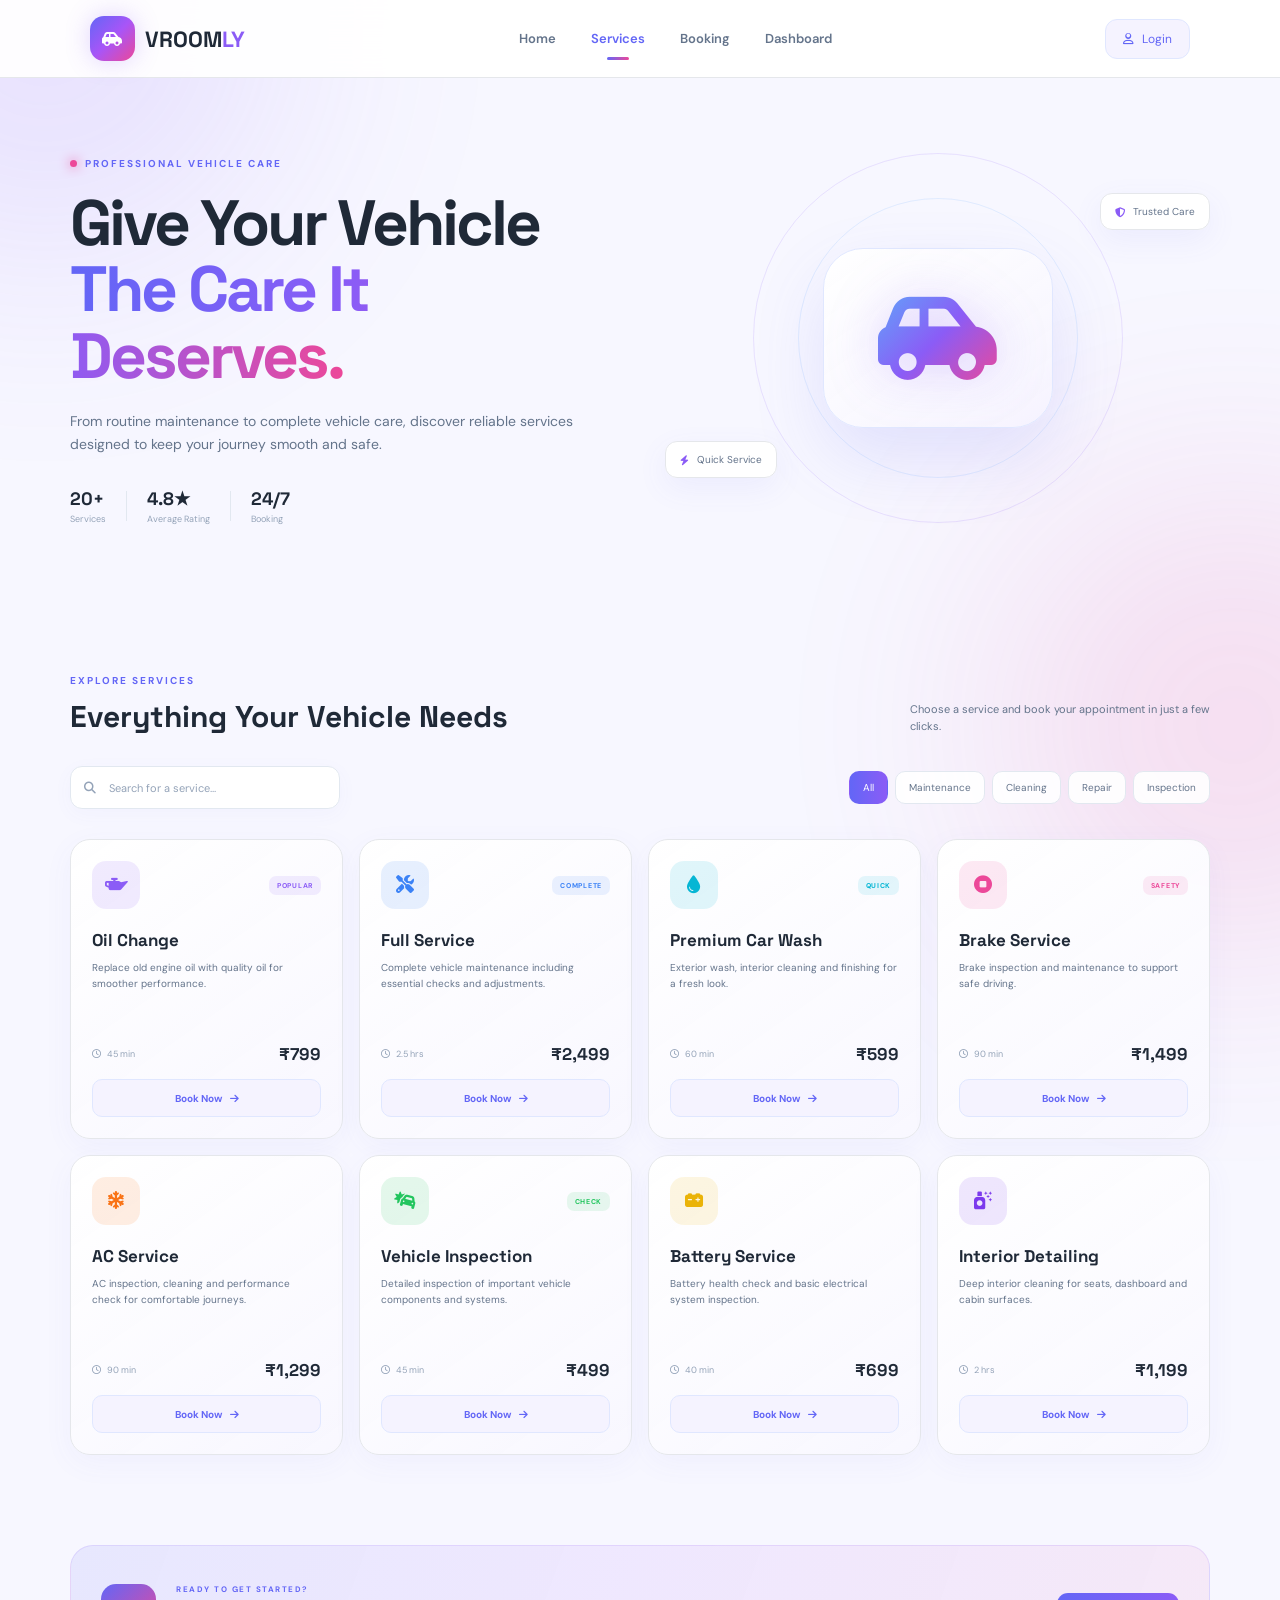
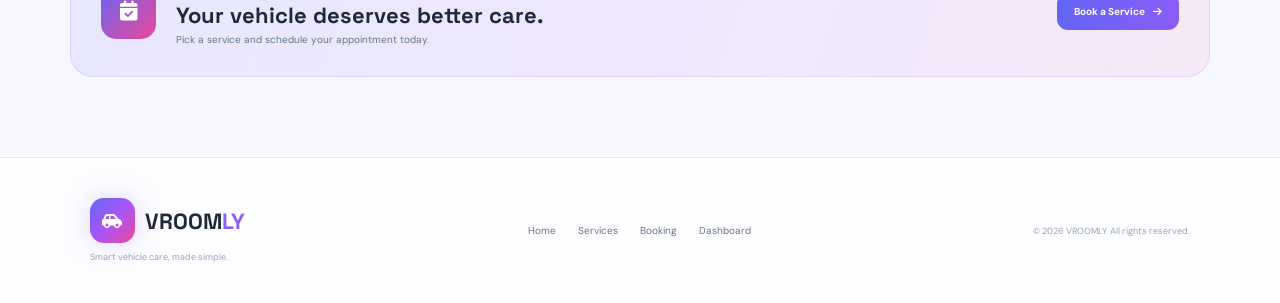
<file: service.html>
<!DOCTYPE html>
<html lang="en">
<head>
    <meta charset="UTF-8">
    <meta name="viewport" content="width=device-width, initial-scale=1.0">

    <title>VROOMLY | Services</title>

    <link rel="preconnect" href="https://fonts.googleapis.com">
    <link rel="preconnect" href="https://fonts.gstatic.com" crossorigin>

    <link href="https://fonts.googleapis.com/css2?family=DM+Sans:wght@400;500;600;700&family=Space+Grotesk:wght@500;600;700&display=swap" rel="stylesheet">

    <link rel="stylesheet"
          href="https://cdnjs.cloudflare.com/ajax/libs/font-awesome/6.6.0/css/all.min.css">

    <link rel="stylesheet" href="service.css">
</head>

<body>

<!-- Background effects -->
<div class="bg-glow glow-one"></div>
<div class="bg-glow glow-two"></div>


<!-- ================= NAVBAR ================= -->

<nav class="navbar">

    <a href="index.html" class="logo">

        <div class="logo-icon">
            <i class="fa-solid fa-car-side"></i>
        </div>

        <div class="logo-text">
            VROOM<span>LY</span>
        </div>

    </a>


    <div class="nav-links">

        <a href="index.html">Home</a>

        <a href="service.html" class="active">
            Services
        </a>

        <a href="booking.html">
            Booking
        </a>

        <a href="dashboard.html">
            Dashboard
        </a>

    </div>


    <a href="login.html" class="login-btn">

        <i class="fa-regular fa-user"></i>

        Login

    </a>

</nav>



<!-- ================= HERO ================= -->

<section class="service-hero">

    <div class="hero-content">

        <div class="hero-label">

            <span></span>

            PROFESSIONAL VEHICLE CARE

        </div>


        <h1>
            Give Your Vehicle
            <br>
            <span>The Care It Deserves.</span>
        </h1>


        <p>
            From routine maintenance to complete vehicle care,
            discover reliable services designed to keep your
            journey smooth and safe.
        </p>


        <div class="hero-stats">

            <div>
                <strong>20+</strong>
                <span>Services</span>
            </div>

            <div class="divider"></div>

            <div>
                <strong>4.8★</strong>
                <span>Average Rating</span>
            </div>

            <div class="divider"></div>

            <div>
                <strong>24/7</strong>
                <span>Booking</span>
            </div>

        </div>

    </div>


    <div class="hero-car">

        <div class="circle circle-one"></div>
        <div class="circle circle-two"></div>

        <div class="car-icon">
            <i class="fa-solid fa-car-side"></i>
        </div>

        <div class="floating-tag tag-one">
            <i class="fa-solid fa-shield-halved"></i>
            Trusted Care
        </div>

        <div class="floating-tag tag-two">
            <i class="fa-solid fa-bolt"></i>
            Quick Service
        </div>

    </div>

</section>



<!-- ================= SERVICE SECTION ================= -->

<section class="services-section">


    <div class="section-heading">

        <div>

            <span>EXPLORE SERVICES</span>

            <h2>
                Everything Your Vehicle Needs
            </h2>

        </div>


        <p>
            Choose a service and book your appointment
            in just a few clicks.
        </p>

    </div>



    <!-- SEARCH -->

    <div class="service-tools">

        <div class="search-box">

            <i class="fa-solid fa-magnifying-glass"></i>

            <input
                type="text"
                id="serviceSearch"
                placeholder="Search for a service..."
            >

        </div>


        <div class="filter-buttons">

            <button class="filter active"
                    data-category="all">
                All
            </button>

            <button class="filter"
                    data-category="maintenance">
                Maintenance
            </button>

            <button class="filter"
                    data-category="cleaning">
                Cleaning
            </button>

            <button class="filter"
                    data-category="repair">
                Repair
            </button>

            <button class="filter"
                    data-category="inspection">
                Inspection
            </button>

        </div>

    </div>



    <!-- SERVICE GRID -->

    <div class="service-grid" id="serviceGrid">


        <!-- 1 -->

        <div class="service-card"
             data-category="maintenance"
             data-name="Oil Change">

            <div class="service-top">

                <div class="service-icon purple">
                    <i class="fa-solid fa-oil-can"></i>
                </div>

                <span class="service-badge">
                    POPULAR
                </span>

            </div>


            <h3>
                Oil Change
            </h3>

            <p>
                Replace old engine oil with quality
                oil for smoother performance.
            </p>


            <div class="service-info">

                <span>
                    <i class="fa-regular fa-clock"></i>
                    45 min
                </span>

                <strong>
                    ₹799
                </strong>

            </div>


            <a href="booking.html?service=Oil%20Change"
               class="book-btn">

                Book Now

                <i class="fa-solid fa-arrow-right"></i>

            </a>

        </div>



        <!-- 2 -->

        <div class="service-card"
             data-category="maintenance"
             data-name="Full Service">

            <div class="service-top">

                <div class="service-icon blue">
                    <i class="fa-solid fa-screwdriver-wrench"></i>
                </div>

                <span class="service-badge blue-badge">
                    COMPLETE
                </span>

            </div>


            <h3>
                Full Service
            </h3>

            <p>
                Complete vehicle maintenance including
                essential checks and adjustments.
            </p>


            <div class="service-info">

                <span>
                    <i class="fa-regular fa-clock"></i>
                    2.5 hrs
                </span>

                <strong>
                    ₹2,499
                </strong>

            </div>


            <a href="booking.html?service=Full%20Service"
               class="book-btn">

                Book Now

                <i class="fa-solid fa-arrow-right"></i>

            </a>

        </div>



        <!-- 3 -->

        <div class="service-card"
             data-category="cleaning"
             data-name="Premium Car Wash">

            <div class="service-top">

                <div class="service-icon cyan">
                    <i class="fa-solid fa-droplet"></i>
                </div>

                <span class="service-badge cyan-badge">
                    QUICK
                </span>

            </div>


            <h3>
                Premium Car Wash
            </h3>

            <p>
                Exterior wash, interior cleaning and
                finishing for a fresh look.
            </p>


            <div class="service-info">

                <span>
                    <i class="fa-regular fa-clock"></i>
                    60 min
                </span>

                <strong>
                    ₹599
                </strong>

            </div>


            <a href="booking.html?service=Premium%20Car%20Wash"
               class="book-btn">

                Book Now

                <i class="fa-solid fa-arrow-right"></i>

            </a>

        </div>



        <!-- 4 -->

        <div class="service-card"
             data-category="repair"
             data-name="Brake Service">

            <div class="service-top">

                <div class="service-icon pink">
                    <i class="fa-solid fa-circle-stop"></i>
                </div>

                <span class="service-badge pink-badge">
                    SAFETY
                </span>

            </div>


            <h3>
                Brake Service
            </h3>

            <p>
                Brake inspection and maintenance to
                support safe driving.
            </p>


            <div class="service-info">

                <span>
                    <i class="fa-regular fa-clock"></i>
                    90 min
                </span>

                <strong>
                    ₹1,499
                </strong>

            </div>


            <a href="booking.html?service=Brake%20Service"
               class="book-btn">

                Book Now

                <i class="fa-solid fa-arrow-right"></i>

            </a>

        </div>



        <!-- 5 -->

        <div class="service-card"
             data-category="maintenance"
             data-name="AC Service">

            <div class="service-top">

                <div class="service-icon orange">
                    <i class="fa-solid fa-snowflake"></i>
                </div>

            </div>


            <h3>
                AC Service
            </h3>

            <p>
                AC inspection, cleaning and performance
                check for comfortable journeys.
            </p>


            <div class="service-info">

                <span>
                    <i class="fa-regular fa-clock"></i>
                    90 min
                </span>

                <strong>
                    ₹1,299
                </strong>

            </div>


            <a href="booking.html?service=AC%20Service"
               class="book-btn">

                Book Now

                <i class="fa-solid fa-arrow-right"></i>

            </a>

        </div>



        <!-- 6 -->

        <div class="service-card"
             data-category="inspection"
             data-name="Vehicle Inspection">

            <div class="service-top">

                <div class="service-icon green">
                    <i class="fa-solid fa-car-burst"></i>
                </div>

                <span class="service-badge green-badge">
                    CHECK
                </span>

            </div>


            <h3>
                Vehicle Inspection
            </h3>

            <p>
                Detailed inspection of important vehicle
                components and systems.
            </p>


            <div class="service-info">

                <span>
                    <i class="fa-regular fa-clock"></i>
                    45 min
                </span>

                <strong>
                    ₹499
                </strong>

            </div>


            <a href="booking.html?service=Vehicle%20Inspection"
               class="book-btn">

                Book Now

                <i class="fa-solid fa-arrow-right"></i>

            </a>

        </div>



        <!-- 7 -->

        <div class="service-card"
             data-category="repair"
             data-name="Battery Service">

            <div class="service-top">

                <div class="service-icon yellow">
                    <i class="fa-solid fa-car-battery"></i>
                </div>

            </div>


            <h3>
                Battery Service
            </h3>

            <p>
                Battery health check and basic electrical
                system inspection.
            </p>


            <div class="service-info">

                <span>
                    <i class="fa-regular fa-clock"></i>
                    40 min
                </span>

                <strong>
                    ₹699
                </strong>

            </div>


            <a href="booking.html?service=Battery%20Service"
               class="book-btn">

                Book Now

                <i class="fa-solid fa-arrow-right"></i>

            </a>

        </div>



        <!-- 8 -->

        <div class="service-card"
             data-category="cleaning"
             data-name="Interior Detailing">

            <div class="service-top">

                <div class="service-icon violet">
                    <i class="fa-solid fa-spray-can-sparkles"></i>
                </div>

            </div>


            <h3>
                Interior Detailing
            </h3>

            <p>
                Deep interior cleaning for seats,
                dashboard and cabin surfaces.
            </p>


            <div class="service-info">

                <span>
                    <i class="fa-regular fa-clock"></i>
                    2 hrs
                </span>

                <strong>
                    ₹1,199
                </strong>

            </div>


            <a href="booking.html?service=Interior%20Detailing"
               class="book-btn">

                Book Now

                <i class="fa-solid fa-arrow-right"></i>

            </a>

        </div>

    </div>


    <!-- NO RESULTS -->

    <div id="noResults" class="no-results">

        <i class="fa-solid fa-car-side"></i>

        <h3>
            No services found
        </h3>

        <p>
            Try another search or category.
        </p>

    </div>

</section>



<!-- ================= CTA ================= -->

<section class="service-cta">

    <div class="cta-icon">
        <i class="fa-solid fa-calendar-check"></i>
    </div>

    <div>

        <span>
            READY TO GET STARTED?
        </span>

        <h2>
            Your vehicle deserves better care.
        </h2>

        <p>
            Pick a service and schedule your appointment today.
        </p>

    </div>


    <a href="booking.html">

        Book a Service

        <i class="fa-solid fa-arrow-right"></i>

    </a>

</section>



<!-- ================= FOOTER ================= -->

<footer>

    <div class="footer-logo">

        <div class="logo">

            <div class="logo-icon">
                <i class="fa-solid fa-car-side"></i>
            </div>

            <div class="logo-text">
                VROOM<span>LY</span>
            </div>

        </div>

        <p>
            Smart vehicle care, made simple.
        </p>

    </div>


    <div class="footer-links">

        <a href="index.html">Home</a>

        <a href="service.html">Services</a>

        <a href="booking.html">Booking</a>

        <a href="dashboard.html">Dashboard</a>

    </div>


    <p class="copyright">
        © 2026 VROOMLY. All rights reserved.
    </p>

</footer>


<script src="service.js"></script>

</body>
</html>
</file>
<file: style.css>
* {
    margin: 0;
    padding: 0;
    box-sizing: border-box;
}

html {
    scroll-behavior: smooth;
}

body {
    font-family: "DM Sans", sans-serif;
    background: #f8fafc;
    color: #1e293b;
    overflow-x: hidden;
}


/* =========================================
   BACKGROUND GLOW
========================================= */

.background-glow {
    position: fixed;
    width: 450px;
    height: 450px;
    border-radius: 50%;
    filter: blur(130px);
    opacity: 0.12;
    pointer-events: none;
    z-index: -1;
}

.glow-1 {
    background: #8b5cf6;
    top: -180px;
    left: -150px;
}

.glow-2 {
    background: #ec4899;
    top: 500px;
    right: -180px;
}

.glow-3 {
    background: #3b82f6;
    bottom: -250px;
    left: 35%;
}


/* =========================================
   NAVBAR
========================================= */

.navbar {
    width: 100%;
    height: 78px;

    padding: 0 7%;

    display: flex;
    align-items: center;
    justify-content: space-between;

    position: sticky;
    top: 0;
    z-index: 1000;

    background: rgba(255, 255, 255, 0.92);
    backdrop-filter: blur(20px);

    border-bottom: 1px solid #e2e8f0;
}


/* LOGO */

.logo {
    display: flex;
    align-items: center;
    gap: 11px;

    text-decoration: none;
    color: #1e293b;

    flex-shrink: 0;
}

.logo-icon {
    width: 45px;
    height: 45px;

    display: flex;
    align-items: center;
    justify-content: center;

    border-radius: 14px;

    background: linear-gradient(
        135deg,
        #6366f1,
        #a855f7,
        #ec4899
    );

    box-shadow:
        0 8px 25px rgba(124, 58, 237, 0.22);
}

.logo-icon i {
    color: white;
    font-size: 21px;
}

.logo-text {
    font-family: "Space Grotesk", sans-serif;
    font-size: 23px;
    font-weight: 700;
    letter-spacing: -0.5px;
    color: #1e293b;
}

.logo-text span {
    color: #8b5cf6;
}


/* NAV LINKS */

.nav-links {
    display: flex;
    align-items: center;
    gap: 36px;
}

.nav-links a {
    position: relative;

    text-decoration: none;

    color: #64748b;

    font-size: 14px;
    font-weight: 600;

    transition: 0.3s;
}

.nav-links a:hover {
    color: #7c3aed;
}

.nav-links a.active {
    color: #7c3aed;
}

.nav-links a.active::after {
    content: "";

    position: absolute;

    width: 22px;
    height: 3px;

    left: 50%;
    bottom: -12px;

    transform: translateX(-50%);

    border-radius: 10px;

    background: linear-gradient(
        90deg,
        #6366f1,
        #ec4899
    );
}


/* LOGIN */

.login-btn {
    display: flex;
    align-items: center;
    gap: 8px;

    padding: 11px 18px;

    border-radius: 12px;

    color: #ffffff;
    text-decoration: none;

    font-size: 13px;
    font-weight: 600;

    background: linear-gradient(
        135deg,
        #6366f1,
        #a855f7
    );

    border: 1px solid transparent;

    box-shadow:
        0 6px 18px rgba(124, 58, 237, 0.18);

    transition: 0.3s;
}

.login-btn:hover {
    transform: translateY(-2px);

    background: linear-gradient(
        135deg,
        #7c3aed,
        #ec4899
    );

    box-shadow:
        0 10px 25px rgba(124, 58, 237, 0.25);
}


/* =========================================
   HERO
========================================= */

.hero {
    max-width: 1250px;

    min-height: 650px;

    margin: 0 auto;

    padding: 90px 40px;

    display: grid;

    grid-template-columns: 1.05fr 0.95fr;

    align-items: center;

    gap: 60px;
}


/* HERO CONTENT */

.hero-content {
    max-width: 680px;
}

.hero-label {
    display: inline-flex;
    align-items: center;
    gap: 9px;

    padding: 8px 14px;

    margin-bottom: 25px;

    border-radius: 30px;

    background: #f3e8ff;

    border: 1px solid #e9d5ff;

    color: #7e22ce;

    font-size: 11px;
    font-weight: 700;

    letter-spacing: 1.8px;
}

.pulse-dot {
    width: 7px;
    height: 7px;

    border-radius: 50%;

    background: #ec4899;

    box-shadow:
        0 0 10px rgba(236, 72, 153, 0.45);
}


/* HERO HEADING */

.hero h1 {
    font-family: "Space Grotesk", sans-serif;

    font-size: clamp(48px, 6vw, 76px);

    line-height: 1.02;

    letter-spacing: -3px;

    color: #172033;
}

.hero h1 span {
    background: linear-gradient(
        90deg,
        #2563eb,
        #8b5cf6,
        #ec4899
    );

    -webkit-background-clip: text;
    background-clip: text;

    color: transparent;
}


/* DESCRIPTION */

.hero-description {
    max-width: 590px;

    margin-top: 25px;

    color: #64748b;

    font-size: 16px;

    line-height: 1.75;
}


/* HERO BUTTONS */

.hero-buttons {
    display: flex;

    gap: 13px;

    margin-top: 32px;

    flex-wrap: wrap;
}

.primary-btn,
.secondary-btn {
    display: inline-flex;

    align-items: center;

    justify-content: center;

    gap: 9px;

    padding: 14px 21px;

    border-radius: 13px;

    text-decoration: none;

    font-size: 14px;

    font-weight: 700;

    transition: 0.3s;
}

.primary-btn {
    color: white;

    background: linear-gradient(
        90deg,
        #6366f1,
        #8b5cf6,
        #ec4899
    );

    box-shadow:
        0 10px 25px rgba(124, 58, 237, 0.18);
}

.primary-btn:hover {
    transform: translateY(-3px);

    box-shadow:
        0 15px 30px rgba(124, 58, 237, 0.25);
}

.secondary-btn {
    color: #475569;

    background: #ffffff;

    border: 1px solid #dbe3ef;

    box-shadow:
        0 5px 15px rgba(15, 23, 42, 0.05);
}

.secondary-btn:hover {
    background: #f8fafc;

    border-color: #c4b5fd;

    color: #7c3aed;

    transform: translateY(-3px);
}


/* =========================================
   HERO STATS
========================================= */

.hero-stats {
    display: flex;

    align-items: center;

    gap: 22px;

    margin-top: 48px;
}

.stat {
    display: flex;

    flex-direction: column;

    gap: 4px;
}

.stat strong {
    font-family: "Space Grotesk", sans-serif;

    font-size: 20px;

    color: #1e293b;
}

.stat span {
    color: #64748b;

    font-size: 11px;
}

.stat-line {
    width: 1px;
    height: 35px;

    background: #dbe3ef;
}


/* =========================================
   HERO VISUAL
========================================= */

.hero-visual {
    position: relative;

    min-height: 520px;

    display: flex;

    align-items: center;

    justify-content: center;
}


/* ORBITS */

.orbit {
    position: absolute;

    border-radius: 50%;

    border: 1px solid rgba(139, 92, 246, 0.18);
}

.orbit-1 {
    width: 460px;
    height: 460px;

    animation: rotate 18s linear infinite;
}

.orbit-2 {
    width: 350px;
    height: 350px;

    border-color: rgba(59, 130, 246, 0.18);

    animation: rotateReverse 14s linear infinite;
}

@keyframes rotate {
    from {
        transform: rotate(0deg);
    }

    to {
        transform: rotate(360deg);
    }
}

@keyframes rotateReverse {
    from {
        transform: rotate(360deg);
    }

    to {
        transform: rotate(0deg);
    }
}


/* =========================================
   VEHICLE CARD
========================================= */

.vehicle-card {
    position: relative;

    width: 390px;

    padding: 25px;

    border-radius: 28px;

    background: rgba(255, 255, 255, 0.94);

    border: 1px solid #e2e8f0;

    backdrop-filter: blur(25px);

    box-shadow:
        0 25px 60px rgba(15, 23, 42, 0.12),
        0 0 50px rgba(124, 58, 237, 0.06);

    z-index: 5;
}


/* CARD TOP */

.vehicle-card-top {
    display: flex;

    align-items: center;

    justify-content: space-between;
}

.vehicle-label {
    color: #64748b;

    font-size: 9px;

    letter-spacing: 1.8px;

    font-weight: 700;
}

.vehicle-card h3 {
    margin-top: 6px;

    font-family: "Space Grotesk", sans-serif;

    font-size: 18px;

    color: #1e293b;
}


/* STATUS */

.status-dot {
    width: 30px;
    height: 30px;

    display: flex;

    align-items: center;

    justify-content: center;

    border-radius: 50%;

    background: #dcfce7;
}

.status-dot span {
    width: 8px;
    height: 8px;

    border-radius: 50%;

    background: #22c55e;

    box-shadow:
        0 0 10px rgba(34, 197, 94, 0.45);
}


/* CAR DISPLAY */

.car-display {
    position: relative;

    height: 210px;

    display: flex;

    align-items: center;

    justify-content: center;
}

.car-display i {
    position: relative;

    z-index: 2;

    font-size: 115px;

    background: linear-gradient(
        135deg,
        #3b82f6,
        #8b5cf6,
        #ec4899
    );

    -webkit-background-clip: text;
    background-clip: text;

    color: transparent;

    filter:
        drop-shadow(
            0 0 25px rgba(139, 92, 246, 0.22)
        );
}

.car-glow {
    position: absolute;

    width: 180px;
    height: 100px;

    border-radius: 50%;

    background: #a78bfa;

    filter: blur(70px);

    opacity: 0.15;
}


/* VEHICLE INFO */

.vehicle-info {
    display: flex;

    align-items: center;

    justify-content: space-between;
}

.vehicle-info span {
    display: block;

    color: #64748b;

    font-size: 11px;

    margin-bottom: 5px;
}

.vehicle-info strong {
    font-family: "Space Grotesk", sans-serif;

    font-size: 17px;

    color: #16a34a;
}


/* HEALTH CIRCLE */

.health-circle {
    width: 58px;
    height: 58px;

    display: flex;

    align-items: center;

    justify-content: center;

    border-radius: 50%;

    background:
        conic-gradient(
            #8b5cf6 92%,
            #e2e8f0 0
        );
}

.health-circle::before {
    content: "";

    position: absolute;

    width: 46px;
    height: 46px;

    border-radius: 50%;

    background: #ffffff;
}

.health-circle span {
    position: relative;

    z-index: 2;

    color: #334155;

    font-size: 11px;
}


/* HEALTH BAR */

.health-bar {
    width: 100%;

    height: 5px;

    margin-top: 15px;

    background: #e2e8f0;

    border-radius: 10px;

    overflow: hidden;
}

.health-progress {
    width: 92%;

    height: 100%;

    border-radius: 10px;

    background: linear-gradient(
        90deg,
        #6366f1,
        #a855f7,
        #ec4899
    );
}


/* VEHICLE FOOTER */

.vehicle-footer {
    display: flex;

    align-items: center;

    justify-content: space-between;

    margin-top: 18px;

    padding-top: 15px;

    border-top:
        1px solid #e2e8f0;

    color: #64748b;

    font-size: 10px;
}

.vehicle-footer span {
    display: flex;

    align-items: center;

    gap: 6px;
}

.vehicle-footer i {
    color: #8b5cf6;
}


/* =========================================
   FLOATING CARDS
========================================= */

.floating-card {
    position: absolute;

    display: flex;

    align-items: center;

    gap: 11px;

    padding: 13px 15px;

    border-radius: 15px;

    background: rgba(255, 255, 255, 0.96);

    border:
        1px solid #e2e8f0;

    backdrop-filter: blur(20px);

    box-shadow:
        0 12px 30px rgba(15, 23, 42, 0.12);

    z-index: 10;
}

.floating-card strong {
    display: block;

    font-size: 11px;

    margin-bottom: 3px;

    color: #334155;
}

.floating-card span {
    color: #64748b;

    font-size: 9px;
}


/* NOTIFICATION */

.notification-card {
    top: 90px;
    right: 0;

    animation: floatCard 4s ease-in-out infinite;
}


/* LOCATION */

.location-card {
    bottom: 75px;
    left: 0;

    animation: floatCard 4s ease-in-out infinite 1s;
}

@keyframes floatCard {

    0%, 100% {
        transform: translateY(0);
    }

    50% {
        transform: translateY(-10px);
    }
}

.notification-icon,
.location-icon {
    width: 35px;
    height: 35px;

    display: flex;

    align-items: center;

    justify-content: center;

    border-radius: 10px;

    font-size: 13px;
}

.notification-icon {
    background: #f3e8ff;
    color: #9333ea;
}

.location-icon {
    background: #dbeafe;
    color: #2563eb;
}


/* =========================================
   WHY SECTION
========================================= */

.why-section {
    max-width: 1200px;

    margin: 0 auto;

    padding: 100px 30px;
}

.section-title {
    text-align: center;

    max-width: 650px;

    margin: 0 auto 50px;
}

.section-title > span,
.popular-heading > div > span {
    color: #8b5cf6;

    font-size: 11px;

    font-weight: 700;

    letter-spacing: 2px;
}

.section-title h2 {
    font-family: "Space Grotesk", sans-serif;

    font-size: 38px;

    margin-top: 10px;

    color: #1e293b;
}

.section-title p {
    margin-top: 15px;

    color: #64748b;

    font-size: 14px;

    line-height: 1.7;
}


/* FEATURE GRID */

.feature-grid {
    display: grid;

    grid-template-columns:
        repeat(4, 1fr);

    gap: 18px;
}


/* FEATURE CARD */

.feature-card {
    padding: 25px;

    min-height: 240px;

    border-radius: 21px;

    background: #ffffff;

    border:
        1px solid #e2e8f0;

    box-shadow:
        0 8px 25px rgba(15, 23, 42, 0.05);

    transition: 0.35s;
}

.feature-card:hover {
    transform: translateY(-8px);

    border-color:
        #c4b5fd;

    box-shadow:
        0 20px 40px rgba(15, 23, 42, 0.1);
}


/* FEATURE ICON */

.feature-icon {
    width: 52px;
    height: 52px;

    display: flex;

    align-items: center;

    justify-content: center;

    border-radius: 15px;

    font-size: 20px;

    margin-bottom: 22px;
}

.feature-icon.purple {
    color: #9333ea;
    background: #f3e8ff;
}

.feature-icon.blue {
    color: #2563eb;
    background: #dbeafe;
}

.feature-icon.pink {
    color: #db2777;
    background: #fce7f3;
}

.feature-icon.cyan {
    color: #0891b2;
    background: #cffafe;
}

.feature-card h3 {
    font-family: "Space Grotesk", sans-serif;

    font-size: 18px;

    margin-bottom: 10px;

    color: #1e293b;
}

.feature-card p {
    color: #64748b;

    font-size: 12px;

    line-height: 1.6;

    min-height: 58px;
}

.feature-card a {
    display: inline-flex;

    align-items: center;

    gap: 7px;

    margin-top: 15px;

    color: #7c3aed;

    text-decoration: none;

    font-size: 11px;

    font-weight: 700;
}

.feature-card a i {
    transition: 0.3s;
}

.feature-card a:hover i {
    transform: translateX(5px);
}


/* =========================================
   POPULAR SERVICES
========================================= */

.popular-section {
    max-width: 1200px;

    margin: 0 auto;

    padding: 30px 30px 100px;
}

.popular-heading {
    display: flex;

    align-items: end;

    justify-content: space-between;

    margin-bottom: 28px;
}

.popular-heading h2 {
    font-family: "Space Grotesk", sans-serif;

    font-size: 32px;

    margin-top: 8px;

    color: #1e293b;
}

.popular-heading > a {
    color: #7c3aed;

    text-decoration: none;

    font-size: 12px;

    font-weight: 600;
}


/* POPULAR GRID */

.popular-grid {
    display: grid;

    grid-template-columns:
        repeat(4, 1fr);

    gap: 15px;
}


/* MINI SERVICE */

.mini-service {
    display: flex;

    align-items: center;

    gap: 13px;

    padding: 18px;

    border-radius: 18px;

    background: #ffffff;

    border:
        1px solid #e2e8f0;

    box-shadow:
        0 6px 20px rgba(15, 23, 42, 0.04);

    transition: 0.3s;
}

.mini-service:hover {
    transform: translateY(-5px);

    border-color:
        #c4b5fd;

    box-shadow:
        0 12px 30px rgba(15, 23, 42, 0.08);
}

.mini-service h3 {
    font-family: "Space Grotesk", sans-serif;

    font-size: 14px;

    color: #1e293b;
}

.mini-service p {
    color: #64748b;

    font-size: 11px;

    margin-top: 4px;
}

.mini-service > a {
    margin-left: auto;

    color: #64748b;

    font-size: 12px;
}

.mini-icon {
    width: 43px;
    height: 43px;

    display: flex;

    align-items: center;

    justify-content: center;

    flex-shrink: 0;

    border-radius: 12px;
}

.mini-icon.purple {
    color: #9333ea;
    background: #f3e8ff;
}

.mini-icon.blue {
    color: #2563eb;
    background: #dbeafe;
}

.mini-icon.pink {
    color: #db2777;
    background: #fce7f3;
}

.mini-icon.orange {
    color: #ea580c;
    background: #ffedd5;
}


/* =========================================
   CTA
========================================= */

.cta-section {
    max-width: 1140px;

    margin: 0 auto 80px;

    padding: 35px;

    border-radius: 25px;

    background:
        linear-gradient(
            110deg,
            #eef2ff,
            #f5f3ff,
            #fdf2f8
        );

    border:
        1px solid #ddd6fe;
}

.cta-content {
    display: flex;

    align-items: center;

    gap: 20px;
}

.cta-icon {
    width: 60px;
    height: 60px;

    display: flex;

    align-items: center;

    justify-content: center;

    flex-shrink: 0;

    border-radius: 18px;

    background:
        linear-gradient(
            135deg,
            #6366f1,
            #ec4899
        );

    font-size: 24px;

    color: white;
}

.cta-content span {
    color: #7c3aed;

    font-size: 10px;

    font-weight: 700;

    letter-spacing: 1.5px;
}

.cta-content h2 {
    font-family: "Space Grotesk", sans-serif;

    font-size: 25px;

    margin-top: 5px;

    color: #1e293b;
}

.cta-content p {
    color: #64748b;

    font-size: 12px;

    margin-top: 5px;
}

.cta-btn {
    margin-left: auto;

    padding: 13px 19px;

    border-radius: 12px;

    color: white;

    background: linear-gradient(
        90deg,
        #6366f1,
        #a855f7
    );

    text-decoration: none;

    font-size: 12px;

    font-weight: 700;

    white-space: nowrap;
}


/* =========================================
   FOOTER
========================================= */

footer {
    padding: 45px 7%;

    border-top:
        1px solid #e2e8f0;

    display: flex;

    align-items: center;

    justify-content: space-between;

    gap: 30px;

    color: #64748b;

    background: #ffffff;
}

.footer-brand p {
    color: #64748b;

    font-size: 11px;

    margin-top: 10px;
}

.footer-links {
    display: flex;

    gap: 25px;
}

.footer-links a {
    color: #64748b;

    text-decoration: none;

    font-size: 11px;

    transition: 0.3s;
}

.footer-links a:hover {
    color: #7c3aed;
}

.copyright {
    font-size: 10px;
}


/* =========================================
   RESPONSIVE
========================================= */

@media (max-width: 1050px) {

    .hero {
        grid-template-columns: 1fr;

        text-align: center;

        padding-top: 70px;
    }

    .hero-content {
        margin: auto;
    }

    .hero-description {
        margin-left: auto;
        margin-right: auto;
    }

    .hero-buttons {
        justify-content: center;
    }

    .hero-stats {
        justify-content: center;
    }

    .hero-visual {
        margin-top: 20px;
    }

    .feature-grid {
        grid-template-columns:
            repeat(2, 1fr);
    }

    .popular-grid {
        grid-template-columns:
            repeat(2, 1fr);
    }
}


@media (max-width: 750px) {

    .navbar {
        padding: 0 20px;
    }

    .nav-links {
        display: none;
    }

    .hero {
        padding: 65px 20px;
    }

    .hero h1 {
        font-size: 48px;
        letter-spacing: -2px;
    }

    .hero-visual {
        min-height: 420px;
    }

    .vehicle-card {
        width: min(390px, 90%);
    }

    .orbit-1 {
        width: 380px;
        height: 380px;
    }

    .orbit-2 {
        width: 290px;
        height: 290px;
    }

    .notification-card {
        right: 0;
        top: 45px;
    }

    .location-card {
        left: 0;
        bottom: 35px;
    }

    .section-title h2,
    .popular-heading h2 {
        font-size: 28px;
    }

    .popular-heading {
        align-items: start;
        flex-direction: column;
        gap: 12px;
    }

    .cta-content {
        flex-wrap: wrap;
    }

    .cta-btn {
        margin-left: 0;
    }

    footer {
        flex-direction: column;

        text-align: center;
    }

    .footer-links {
        flex-wrap: wrap;

        justify-content: center;
    }
}


@media (max-width: 500px) {

    .login-btn {
        padding: 9px 12px;
    }

    .login-btn i {
        display: none;
    }

    .logo-text {
        font-size: 19px;
    }

    .logo-icon {
        width: 40px;
        height: 40px;
    }

    .hero h1 {
        font-size: 40px;
    }

    .hero-stats {
        gap: 12px;
    }

    .stat strong {
        font-size: 16px;
    }

    .stat span {
        font-size: 9px;
    }

    .feature-grid,
    .popular-grid {
        grid-template-columns: 1fr;
    }

    .floating-card {
        transform: scale(0.85);
    }

    .vehicle-card {
        padding: 20px;
    }
}
</file>
<file: admin.css>
/* ==========================================
   VROOMLY ADMIN DASHBOARD - LIGHT THEME
   ========================================== */

* {
    margin: 0;
    padding: 0;
    box-sizing: border-box;
}

html {
    scroll-behavior: smooth;
}

body {
    background: #f8f7ff;
    color: #25233a;
    font-family: "DM Sans", sans-serif;
    min-height: 100vh;
    overflow-x: hidden;
}


/* ==========================================
   BACKGROUND GLOW
   ========================================== */

.background-glow {
    position: fixed;
    width: 450px;
    height: 450px;
    border-radius: 50%;
    filter: blur(150px);
    opacity: 0.14;
    pointer-events: none;
    z-index: -1;
}

.glow-one {
    background: #a78bfa;
    top: -220px;
    left: -180px;
}

.glow-two {
    background: #f9a8d4;
    right: -200px;
    bottom: 50px;
}


/* ==========================================
   SIDEBAR
   ========================================== */

.sidebar {
    width: 245px;
    min-height: 100vh;

    position: fixed;
    left: 0;
    top: 0;

    padding: 25px 16px;

    background: #ffffff;

    border-right: 1px solid #eeeafa;

    box-shadow: 4px 0 20px rgba(88, 72, 150, 0.05);

    z-index: 100;
}


/* ==========================================
   LOGO
   ========================================== */

.logo {
    display: flex;
    align-items: center;
    gap: 11px;

    text-decoration: none;
    color: #25233a;

    font-family: "Space Grotesk", sans-serif;
    font-size: 20px;
    font-weight: 700;

    margin-bottom: 32px;
}

.logo-icon {
    width: 43px;
    height: 43px;

    display: flex;
    align-items: center;
    justify-content: center;

    border-radius: 13px;

    background: linear-gradient(
        135deg,
        #6366f1,
        #a855f7,
        #ec4899
    );

    color: white;

    box-shadow: 0 8px 20px rgba(168, 85, 247, 0.25);
}

.logo span span {
    color: #8b5cf6;
}

.logo small {
    display: block;

    margin-top: 2px;

    color: #9692aa;

    font-family: "DM Sans", sans-serif;

    font-size: 6px;
    letter-spacing: 1.5px;
}


/* ==========================================
   ADMIN PROFILE
   ========================================== */

.admin-profile {
    display: flex;
    align-items: center;
    gap: 11px;

    padding: 13px;

    border-radius: 14px;

    background: linear-gradient(
        135deg,
        #f5f1ff,
        #fff1f8
    );

    border: 1px solid #eee7ff;

    margin-bottom: 30px;
}

.admin-avatar {
    width: 38px;
    height: 38px;

    display: flex;
    align-items: center;
    justify-content: center;

    border-radius: 11px;

    color: #7c3aed;

    background: #eee7ff;
}

.admin-profile strong {
    display: block;

    color: #302d48;

    font-size: 10px;
}

.admin-profile span {
    display: block;

    color: #9995aa;

    font-size: 7px;

    margin-top: 4px;
}

.admin-profile span i {
    color: #22c55e;
    font-size: 5px;
}


/* ==========================================
   MENU
   ========================================== */

.menu-title {
    color: #aaa5ba;

    font-size: 7px;

    font-weight: 700;

    letter-spacing: 1.7px;

    margin: 0 12px 10px;
}

.sidebar-menu {
    display: flex;
    flex-direction: column;

    gap: 5px;

    margin-bottom: 27px;
}

.sidebar-menu a {
    min-height: 42px;

    display: flex;
    align-items: center;

    gap: 12px;

    padding: 0 12px;

    border-radius: 11px;

    color: #77738b;

    text-decoration: none;

    font-size: 9px;
    font-weight: 600;

    transition: 0.3s;

    position: relative;
}

.sidebar-menu a i {
    width: 18px;

    text-align: center;

    font-size: 12px;
}

.sidebar-menu a:hover {
    color: #6d4bdc;

    background: #f6f3ff;
}

.sidebar-menu a.active {
    color: #6d3fd8;

    background: linear-gradient(
        90deg,
        #f0eaff,
        #faf5ff
    );

    border: 1px solid #e8ddff;
}

.sidebar-menu a.active::before {
    content: "";

    position: absolute;

    left: -16px;

    width: 3px;
    height: 22px;

    border-radius: 0 5px 5px 0;

    background: linear-gradient(
        180deg,
        #6366f1,
        #ec4899
    );
}

.menu-count {
    margin-left: auto;

    min-width: 19px;
    height: 19px;

    display: flex;
    align-items: center;
    justify-content: center;

    border-radius: 50%;

    background: #fce7f3;

    color: #db2777;

    font-size: 7px;
}


/* ==========================================
   SUPPORT
   ========================================== */

.sidebar-bottom {
    position: absolute;

    left: 16px;
    right: 16px;
    bottom: 25px;
}

.support-box {
    display: flex;
    align-items: center;

    gap: 10px;

    padding: 13px;

    border-radius: 13px;

    background: #f7f8ff;

    border: 1px solid #ecebfa;
}

.support-box > i {
    width: 32px;
    height: 32px;

    display: flex;
    align-items: center;
    justify-content: center;

    border-radius: 9px;

    color: #3b82f6;

    background: #eaf2ff;
}

.support-box strong {
    display: block;

    color: #38344e;

    font-size: 8px;
}

.support-box span {
    display: block;

    color: #9b97aa;

    font-size: 7px;

    margin-top: 3px;
}


/* ==========================================
   MAIN CONTENT
   ========================================== */

.main-content {
    margin-left: 245px;

    min-height: 100vh;

    padding: 38px 45px 70px;

    max-width: 1550px;
}


/* ==========================================
   TOP BAR
   ========================================== */

.topbar {
    display: flex;

    align-items: center;
    justify-content: space-between;

    margin-bottom: 38px;
}

.breadcrumb {
    color: #8b7aaa;

    font-size: 7px;

    letter-spacing: 1.8px;

    font-weight: 700;
}

.topbar h1 {
    font-family: "Space Grotesk", sans-serif;

    font-size: 27px;

    letter-spacing: -1px;

    margin-top: 7px;

    color: #29263d;
}

.top-actions {
    display: flex;

    align-items: center;

    gap: 18px;
}

.notification-btn {
    position: relative;

    width: 38px;
    height: 38px;

    border-radius: 11px;

    border: 1px solid #e8e5f2;

    background: white;

    color: #77738b;

    cursor: pointer;

    box-shadow: 0 4px 12px rgba(90, 70, 140, 0.05);
}

.notification-btn span {
    position: absolute;

    top: -5px;
    right: -5px;

    width: 16px;
    height: 16px;

    display: flex;
    align-items: center;
    justify-content: center;

    border-radius: 50%;

    background: #ec4899;

    color: white;

    font-size: 6px;
}

.top-admin {
    display: flex;
    align-items: center;

    gap: 9px;
}

.top-avatar {
    width: 38px;
    height: 38px;

    display: flex;
    align-items: center;
    justify-content: center;

    border-radius: 11px;

    background: linear-gradient(
        135deg,
        #6366f1,
        #a855f7
    );

    color: white;

    font-size: 12px;
    font-weight: 700;
}

.top-admin strong {
    display: block;

    color: #302d45;

    font-size: 9px;
}

.top-admin small {
    display: block;

    color: #9692a7;

    font-size: 7px;

    margin-top: 3px;
}


/* ==========================================
   SECTION HEADINGS
   ========================================== */

.section-heading {
    display: flex;

    align-items: flex-end;
    justify-content: space-between;

    margin-bottom: 16px;
}

.section-label {
    color: #8b70b8;

    font-size: 7px;

    font-weight: 700;

    letter-spacing: 1.5px;
}

.section-heading h2,
.quick-heading h2 {
    font-family: "Space Grotesk", sans-serif;

    font-size: 16px;

    margin-top: 6px;

    color: #302d45;
}

.live-status {
    display: flex;

    align-items: center;

    gap: 6px;

    color: #16a34a;

    font-size: 7px;
}

.live-status i {
    font-size: 5px;

    box-shadow: 0 0 10px #4ade80;
}


/* ==========================================
   STAT CARDS
   ========================================== */

.stats-grid {
    display: grid;

    grid-template-columns: repeat(4, 1fr);

    gap: 14px;

    margin-bottom: 22px;
}

.stat-card {
    min-height: 150px;

    padding: 20px;

    border-radius: 18px;

    background: white;

    border: 1px solid #ebe8f4;

    box-shadow: 0 8px 25px rgba(87, 69, 145, 0.06);

    transition: 0.3s;
}

.stat-card:hover {
    transform: translateY(-3px);

    border-color: #dcd0fa;

    box-shadow: 0 12px 30px rgba(112, 83, 180, 0.1);
}

.stat-card-top {
    display: flex;

    align-items: center;
    justify-content: space-between;

    margin-bottom: 20px;
}

.stat-icon {
    width: 38px;
    height: 38px;

    display: flex;
    align-items: center;
    justify-content: center;

    border-radius: 11px;

    font-size: 13px;
}

.purple .stat-icon,
.purple-icon {
    color: #7c3aed;
    background: #f0e9ff;
}

.blue .stat-icon,
.blue-icon {
    color: #2563eb;
    background: #e8f1ff;
}

.pink .stat-icon,
.pink-icon {
    color: #db2777;
    background: #fce7f3;
}

.green .stat-icon,
.green-icon {
    color: #16a34a;
    background: #e7f8ed;
}

.growth {
    padding: 5px 7px;

    border-radius: 20px;

    color: #16a34a;

    background: #e9f8ef;

    font-size: 7px;
}

.stat-title {
    display: block;

    color: #817d91;

    font-size: 8px;

    margin-bottom: 4px;
}

.stat-number {
    display: block;

    font-family: "Space Grotesk", sans-serif;

    font-size: 25px;

    color: #29263d;
}

.stat-card p {
    color: #aaa6b5;

    font-size: 7px;

    margin-top: 5px;
}


/* ==========================================
   PANELS
   ========================================== */

.panel {
    padding: 22px;

    border-radius: 18px;

    background: white;

    border: 1px solid #ebe8f4;

    box-shadow: 0 8px 25px rgba(87, 69, 145, 0.05);
}

.panel-header {
    display: flex;

    align-items: center;
    justify-content: space-between;

    margin-bottom: 20px;
}

.panel-header h2 {
    font-family: "Space Grotesk", sans-serif;

    font-size: 15px;

    margin-top: 5px;

    color: #302d45;
}


/* ==========================================
   DASHBOARD GRID
   ========================================== */

.dashboard-grid {
    display: grid;

    grid-template-columns: 1.5fr 1fr;

    gap: 17px;

    margin-bottom: 17px;
}


/* ==========================================
   FILTER BUTTON
   ========================================== */

.filter-btn,
.add-btn,
.outline-btn {
    border: 1px solid #e6e2f0;

    background: white;

    color: #716d83;

    border-radius: 9px;

    cursor: pointer;

    font-family: inherit;

    transition: 0.3s;
}

.filter-btn {
    padding: 8px 11px;

    font-size: 7px;
}

.filter-btn i {
    margin-right: 4px;
}

.filter-btn:hover,
.outline-btn:hover {
    color: #6d3fd8;

    border-color: #cfc0f4;

    background: #faf8ff;
}


/* ==========================================
   BOOKING LIST
   ========================================== */

.booking-list {
    display: flex;

    flex-direction: column;
}

.booking-row {
    min-height: 68px;

    display: grid;

    grid-template-columns:
        36px
        1.5fr
        .8fr
        .7fr
        25px;

    align-items: center;

    gap: 10px;

    border-bottom: 1px solid #f0eef5;
}

.booking-row:last-child {
    border-bottom: none;
}

.customer-avatar {
    width: 34px;
    height: 34px;

    display: flex;
    align-items: center;
    justify-content: center;

    border-radius: 10px;

    font-size: 7px;
    font-weight: 700;
}

.purple-avatar {
    color: #7c3aed;
    background: #f0e9ff;
}

.blue-avatar {
    color: #2563eb;
    background: #e8f1ff;
}

.pink-avatar {
    color: #db2777;
    background: #fce7f3;
}

.booking-info strong {
    display: block;

    color: #403c52;

    font-size: 8px;
}

.booking-info span {
    display: block;

    color: #9894a6;

    font-size: 7px;

    margin-top: 4px;
}

.booking-date strong {
    display: block;

    color: #5b566c;

    font-size: 7px;
}

.booking-date span {
    display: block;

    color: #a09cab;

    font-size: 6px;

    margin-top: 3px;
}


/* ==========================================
   STATUS
   ========================================== */

.status {
    width: max-content;

    padding: 5px 8px;

    border-radius: 20px;

    font-size: 6px;

    font-weight: 700;
}

.status.pending {
    color: #b77900;

    background: #fff6d9;
}

.status.confirmed {
    color: #2563eb;

    background: #eaf2ff;
}

.status.completed {
    color: #16a34a;

    background: #e9f8ef;
}


/* ==========================================
   MORE BUTTON
   ========================================== */

.more-btn {
    border: none;

    background: transparent;

    color: #aaa5b5;

    cursor: pointer;

    font-size: 10px;
}

.more-btn:hover {
    color: #7c3aed;
}


/* ==========================================
   VIEW BOOKINGS
   ========================================== */

.view-bookings {
    width: 100%;

    border: none;

    border-top: 1px solid #f0eef5;

    background: transparent;

    color: #7c3aed;

    padding-top: 16px;

    margin-top: 5px;

    font-family: inherit;

    font-size: 7px;

    cursor: pointer;
}

.view-bookings i {
    margin-left: 5px;
}


/* ==========================================
   SERVICES
   ========================================== */

.add-btn {
    width: 30px;
    height: 30px;

    color: #7c3aed;

    font-size: 9px;
}

.add-btn:hover {
    background: #f3edff;
}

.service-stat {
    min-height: 61px;

    display: flex;
    align-items: center;

    gap: 10px;

    border-bottom: 1px solid #f0eef5;
}

.service-stat:last-child {
    border-bottom: none;
}

.service-icon {
    width: 34px;
    height: 34px;

    display: flex;
    align-items: center;
    justify-content: center;

    border-radius: 10px;

    font-size: 10px;
}

.service-name {
    flex: 1;
}

.service-name strong {
    display: block;

    color: #454153;

    font-size: 8px;
}

.service-name span {
    display: block;

    color: #9995a7;

    font-size: 6px;

    margin-top: 3px;
}

.service-stat > strong {
    color: #615c70;

    font-size: 8px;
}


/* ==========================================
   MANAGEMENT GRID
   ========================================== */

.management-grid {
    display: grid;

    grid-template-columns: 1fr 1fr;

    gap: 17px;

    margin-bottom: 25px;
}

.outline-btn {
    padding: 7px 11px;

    font-size: 7px;
}


/* ==========================================
   CUSTOMERS
   ========================================== */

.customer-list {
    display: flex;

    flex-direction: column;
}

.customer-row {
    display: flex;

    align-items: center;

    gap: 10px;

    padding: 11px 0;

    border-bottom: 1px solid #f0eef5;
}

.customer-row:last-child {
    border-bottom: none;
}

.customer-details {
    flex: 1;
}

.customer-details strong {
    display: block;

    color: #454153;

    font-size: 8px;
}

.customer-details span {
    display: block;

    color: #9995a7;

    font-size: 6px;

    margin-top: 3px;
}

.vehicle-count {
    padding: 5px 7px;

    border-radius: 20px;

    background: #f4f1fb;

    color: #777284;

    font-size: 6px;
}


/* ==========================================
   VEHICLES
   ========================================== */

.vehicle-stat-grid {
    display: grid;

    grid-template-columns: 1fr 1fr;

    gap: 9px;
}

.vehicle-stat-card {
    padding: 13px;

    border-radius: 11px;

    background: #faf9ff;

    border: 1px solid #eeeaf7;
}

.vehicle-stat-card i {
    color: #8b5cf6;

    font-size: 10px;

    margin-bottom: 8px;
}

.vehicle-stat-card strong {
    display: block;

    font-family: "Space Grotesk", sans-serif;

    font-size: 16px;

    color: #302d45;
}

.vehicle-stat-card span {
    color: #9995a7;

    font-size: 6px;
}


/* ==========================================
   PROGRESS
   ========================================== */

.vehicle-progress {
    margin-top: 18px;
}

.progress-info {
    display: flex;

    justify-content: space-between;

    margin-bottom: 7px;
}

.progress-info span {
    color: #918d9e;

    font-size: 7px;
}

.progress-info strong {
    color: #7c3aed;

    font-size: 7px;
}

.progress-bar {
    height: 5px;

    border-radius: 20px;

    overflow: hidden;

    background: #eeeaf6;
}

.progress-bar span {
    display: block;

    width: 72%;
    height: 100%;

    border-radius: inherit;

    background: linear-gradient(
        90deg,
        #6366f1,
        #a855f7,
        #ec4899
    );
}


/* ==========================================
   QUICK ACTIONS
   ========================================== */

.quick-actions {
    margin-top: 25px;
}

.quick-heading {
    margin-bottom: 15px;
}

.quick-grid {
    display: grid;

    grid-template-columns: repeat(4, 1fr);

    gap: 12px;
}

.quick-card {
    min-height: 125px;

    padding: 17px;

    text-align: left;

    border-radius: 15px;

    border: 1px solid #ebe8f4;

    background: white;

    color: #302d45;

    cursor: pointer;

    font-family: inherit;

    box-shadow: 0 7px 20px rgba(87, 69, 145, 0.05);

    transition: 0.3s;
}

.quick-card:hover {
    transform: translateY(-3px);

    border-color: #d9caf8;

    background: #fcfaff;

    box-shadow: 0 12px 28px rgba(112, 83, 180, 0.09);
}

.quick-icon {
    width: 37px;
    height: 37px;

    display: flex;
    align-items: center;
    justify-content: center;

    border-radius: 10px;

    margin-bottom: 17px;

    background: #f0e9ff;

    color: #7c3aed;
}

.quick-card strong {
    display: block;

    color: #403c52;

    font-size: 8px;
}

.quick-card span {
    display: block;

    color: #9995a7;

    font-size: 6px;

    margin-top: 5px;
}


/* ==========================================
   FOOTER
   ========================================== */

footer {
    margin-left: 245px;

    padding: 20px;

    text-align: center;

    border-top: 1px solid #eeeaf4;

    color: #9995a7;

    font-size: 7px;

    background: #ffffff;
}


/* ==========================================
   RESPONSIVE - 1100px
   ========================================== */

@media (max-width: 1100px) {

    .sidebar {
        width: 210px;
    }

    .main-content {
        margin-left: 210px;

        padding-left: 30px;
        padding-right: 30px;
    }

    footer {
        margin-left: 210px;
    }

    .stats-grid {
        grid-template-columns: 1fr 1fr;
    }

    .dashboard-grid {
        grid-template-columns: 1fr;
    }

    .quick-grid {
        grid-template-columns: 1fr 1fr;
    }

}


/* ==========================================
   RESPONSIVE - 800px
   ========================================== */

@media (max-width: 800px) {

    .sidebar {
        position: relative;

        width: 100%;
        min-height: auto;

        padding: 18px 20px;

        border-right: none;
        border-bottom: 1px solid #eeeaf4;
    }

    .logo {
        margin-bottom: 18px;
    }

    .admin-profile,
    .sidebar-bottom,
    .menu-title {
        display: none;
    }

    .sidebar-menu {
        flex-direction: row;

        overflow-x: auto;

        margin: 0;
    }

    .sidebar-menu a {
        white-space: nowrap;

        padding: 0 13px;
    }

    .sidebar-menu a.active::before {
        display: none;
    }

    .main-content {
        margin-left: 0;

        padding: 30px 20px 60px;
    }

    footer {
        margin-left: 0;
    }

    .management-grid {
        grid-template-columns: 1fr;
    }

}


/* ==========================================
   RESPONSIVE - 600px
   ========================================== */

@media (max-width: 600px) {

    .topbar {
        align-items: flex-start;

        gap: 20px;
    }

    .top-actions {
        gap: 8px;
    }

    .top-admin div:last-child {
        display: none;
    }

    .topbar h1 {
        font-size: 23px;
    }

    .stats-grid {
        grid-template-columns: 1fr;
    }

    .quick-grid {
        grid-template-columns: 1fr;
    }

    .booking-row {
        grid-template-columns:
            36px
            1fr
            25px;
    }

    .booking-date,
    .booking-row .status {
        display: none;
    }

}


/* ==========================================
   RESPONSIVE - 400px
   ========================================== */

@media (max-width: 400px) {

    .main-content {
        padding-left: 14px;
        padding-right: 14px;
    }

    .panel {
        padding: 17px;
    }

    .topbar {
        margin-bottom: 25px;
    }

    .section-heading {
        align-items: flex-start;

        flex-direction: column;

        gap: 8px;
    }

}
</file>
<file: booking.css>
/* ==========================================
   VROOMLY BOOKING PAGE
   LIGHT THEME
   ========================================== */

* {
    margin: 0;
    padding: 0;
    box-sizing: border-box;
}

html {
    scroll-behavior: smooth;
}

body {
    font-family: 'DM Sans', sans-serif;
    background: #f5f6ff;
    color: #1f2937;
    min-height: 100vh;
    overflow-x: hidden;
}

button,
input,
select,
textarea {
    font-family: inherit;
}

button {
    cursor: pointer;
}

.glow {
    position: fixed;
    border-radius: 50%;
    pointer-events: none;
    filter: blur(100px);
    z-index: -1;
}

.glow-one {
    width: 400px;
    height: 400px;
    top: 100px;
    left: -150px;
    background: #6366f1;
    opacity: .10;
}

.glow-two {
    width: 350px;
    height: 350px;
    top: 350px;
    right: -120px;
    background: #ec4899;
    opacity: .08;
}

.glow-three {
    width: 300px;
    height: 300px;
    bottom: 50px;
    left: 40%;
    background: #3b82f6;
    opacity: .07;
}


/* ==========================================
   NAVBAR
   ========================================== */

.navbar {
    width: 100%;
    height: 76px;
    padding: 0 7%;
    display: flex;
    align-items: center;
    justify-content: space-between;
    background: rgba(255,255,255,.95);
    border-bottom: 1px solid #e5e7eb;
    position: sticky;
    top: 0;
    z-index: 100;
    backdrop-filter: blur(15px);
}

.logo {
    display: flex;
    align-items: center;
    gap: 12px;
    text-decoration: none;
    color: #1f2937;
    font-family: 'Space Grotesk', sans-serif;
    font-size: 22px;
    font-weight: 700;
    letter-spacing: -0.5px;
}

.logo-icon {
    width: 42px;
    height: 42px;
    border-radius: 12px;
    display: flex;
    align-items: center;
    justify-content: center;
    color: #fff;
    background: linear-gradient(
        135deg,
        #6366f1,
        #8b5cf6,
        #ec4899
    );
    box-shadow: 0 0 25px rgba(99,102,241,.20);
}

.logo span span {
    color: #6366f1;
}

.nav-links {
    display: flex;
    align-items: center;
    gap: 38px;
}

.nav-links a {
    position: relative;
    text-decoration: none;
    color: #64748b;
    font-size: 14px;
    font-weight: 600;
    transition: .3s;
}

.nav-links a:hover,
.nav-links a.active {
    color: #635bff;
}

.nav-links a.active::after {
    content: "";
    position: absolute;
    width: 100%;
    height: 2px;
    bottom: -9px;
    left: 0;
    border-radius: 10px;
    background: linear-gradient(
        90deg,
        #6366f1,
        #ec4899
    );
}

.login-link {
    display: flex;
    align-items: center;
    gap: 8px;
    text-decoration: none;
    color: #64748b;
    background: #f8f8ff;
    border: 1px solid #e5e7eb;
    padding: 10px 18px;
    border-radius: 10px;
    font-size: 14px;
    font-weight: 600;
    transition: .3s;
}

.login-link:hover {
    color: #6366f1;
    border-color: #c4b5fd;
}


/* ==========================================
   PAGE HEADER
   ========================================== */

.page-header {
    text-align: center;
    padding: 70px 20px 45px;
}

.small-label {
    display: inline-flex;
    align-items: center;
    gap: 8px;
    color: #6d5dfc;
    font-size: 11px;
    font-weight: 700;
    letter-spacing: 1.5px;
    margin-bottom: 16px;
}

.small-label span {
    width: 7px;
    height: 7px;
    border-radius: 50%;
    background: #ec4899;
    box-shadow: 0 0 12px rgba(236,72,153,.35);
}

.page-header h1 {
    font-family: 'Space Grotesk', sans-serif;
    font-size: 48px;
    line-height: 1.1;
    color: #1f2937;
    margin-bottom: 15px;
    font-weight: 700;
}

.page-header h1 span {
    background: linear-gradient(
        90deg,
        #6366f1,
        #a855f7,
        #ec4899
    );
    -webkit-background-clip: text;
    background-clip: text;
    color: transparent;
}

.page-header p {
    color: #64748b;
    font-size: 15px;
    line-height: 1.7;
}


/* ==========================================
   MAIN BOOKING AREA
   ========================================== */

.booking-container {
    width: 86%;
    max-width: 1200px;
    margin: 0 auto 70px;
    display: grid;
    grid-template-columns: minmax(0, 1.6fr) minmax(320px, .9fr);
    gap: 30px;
    align-items: start;
}


/* ==========================================
   FORM CARD
   ========================================== */

.booking-form-card {
    background: #ffffff;
    border: 1px solid #e3e6f0;
    border-radius: 22px;
    padding: 32px;
    box-shadow: 0 20px 60px rgba(99,102,241,.08);
}


/* ==========================================
   PROGRESS
   ========================================== */

.progress-section {
    margin-bottom: 30px;
}

.progress-text {
    display: flex;
    justify-content: space-between;
    align-items: center;
    margin-bottom: 10px;
}

.progress-text span {
    color: #6366f1;
    font-size: 11px;
    font-weight: 700;
    letter-spacing: 1.2px;
}

.progress-text strong {
    color: #94a3b8;
    font-size: 12px;
    font-weight: 600;
}

.progress-bar {
    width: 100%;
    height: 5px;
    border-radius: 20px;
    background: #e8e9f5;
    overflow: hidden;
}

.progress-bar span {
    display: block;
    width: 100%;
    height: 100%;
    border-radius: inherit;
    background: linear-gradient(
        90deg,
        #6366f1,
        #a855f7,
        #ec4899
    );
}


/* ==========================================
   FORM SECTIONS
   ========================================== */

.form-section {
    padding: 28px 0;
    border-bottom: 1px solid #eef0f6;
}

.form-section:last-of-type {
    border-bottom: none;
}

.section-title {
    display: flex;
    align-items: center;
    gap: 14px;
    margin-bottom: 22px;
}

.section-title > div:last-child {
    display: flex;
    flex-direction: column;
    gap: 3px;
}

.section-title span {
    color: #8b7fa8;
    font-size: 10px;
    font-weight: 700;
    letter-spacing: 1.2px;
}

.section-title h2 {
    color: #1f2937;
    font-family: 'Space Grotesk', sans-serif;
    font-size: 18px;
    font-weight: 600;
}

.title-icon {
    width: 44px;
    height: 44px;
    border-radius: 13px;
    display: flex;
    align-items: center;
    justify-content: center;
    flex-shrink: 0;
}

.title-icon.purple {
    color: #6366f1;
    background: #eeecff;
}

.title-icon.blue {
    color: #3b82f6;
    background: #eaf2ff;
}

.title-icon.pink {
    color: #ec4899;
    background: #fce8f3;
}

.title-icon.green {
    color: #22a06b;
    background: #e8f8ef;
}

.title-icon.orange {
    color: #f97316;
    background: #fff1e7;
}


/* ==========================================
   VEHICLE OPTIONS
   ========================================== */

.vehicle-options {
    display: grid;
    grid-template-columns: repeat(2, 1fr);
    gap: 14px;
    margin-bottom: 22px;
}

.vehicle-option {
    display: grid;
    grid-template-columns: auto 1fr auto;
    align-items: center;
    gap: 12px;
    padding: 15px;
    border: 1px solid #e3e6f0;
    border-radius: 14px;
    background: #fafbff;
    transition: .3s;
    cursor: pointer;
}

.vehicle-option:hover {
    border-color: #a78bfa;
    transform: translateY(-2px);
}

.vehicle-option.selected {
    border-color: #8b5cf6;
    background: linear-gradient(
        135deg,
        #f1efff,
        #faf5ff
    );
    box-shadow: 0 0 25px rgba(124,58,237,.08);
}

.vehicle-option-icon {
    width: 40px;
    height: 40px;
    border-radius: 11px;
    display: flex;
    align-items: center;
    justify-content: center;
    color: #6366f1;
    background: #eeecff;
}

.vehicle-option:nth-child(2) .vehicle-option-icon {
    color: #3b82f6;
    background: #eaf2ff;
}

.vehicle-option > div:nth-child(2) {
    display: flex;
    flex-direction: column;
    gap: 3px;
}

.vehicle-option strong {
    color: #1f2937;
    font-size: 14px;
}

.vehicle-option > div:nth-child(2) span {
    color: #94a3b8;
    font-size: 11px;
}

.check-icon {
    width: 21px;
    height: 21px;
    border: 1px solid #dbe0eb;
    border-radius: 50%;
    display: flex;
    align-items: center;
    justify-content: center;
    color: transparent;
    font-size: 10px;
}

.vehicle-option.selected .check-icon {
    background: linear-gradient(
        135deg,
        #6366f1,
        #ec4899
    );
    border-color: transparent;
    color: white;
}


/* ==========================================
   INPUT
   ========================================== */

.input-group {
    width: 100%;
    margin-bottom: 20px;
}

.input-group:last-child {
    margin-bottom: 0;
}

.input-group label {
    display: block;
    color: #64748b;
    font-size: 12px;
    font-weight: 600;
    margin-bottom: 8px;
}

.input-group label span {
    color: #ec4899;
}

.input-wrapper {
    position: relative;
    display: flex;
    align-items: center;
    width: 100%;
    height: 50px;
    background: #fafbff;
    border: 1px solid #e1e5ef;
    border-radius: 11px;
    transition: .3s;
}

.input-wrapper:focus-within {
    border-color: #8b5cf6;
    box-shadow: 0 0 20px rgba(139,92,246,.08);
}

.input-wrapper > i {
    width: 48px;
    text-align: center;
    color: #8b95a7;
    font-size: 14px;
}

.input-wrapper input,
.input-wrapper select {
    width: 100%;
    height: 100%;
    border: none;
    outline: none;
    background: transparent;
    color: #334155;
    font-size: 13px;
}

.input-wrapper input::placeholder {
    color: #a0a7b5;
}

.input-wrapper select {
    appearance: none;
    padding-right: 40px;
    cursor: pointer;
}

.input-wrapper select option {
    background: #ffffff;
    color: #1f2937;
}

.select-wrapper::after {
    content: "\f078";
    font-family: "Font Awesome 6 Free";
    font-weight: 900;
    position: absolute;
    right: 17px;
    color: #64748b;
    pointer-events: none;
    font-size: 10px;
}

.input-help {
    display: block;
    color: #94a3b8;
    font-size: 10px;
    margin-top: 7px;
}


/* ==========================================
   TWO COLUMN
   ========================================== */

.two-column {
    display: grid;
    grid-template-columns: repeat(2, 1fr);
    gap: 16px;
}


/* ==========================================
   TEXTAREA
   ========================================== */

textarea {
    width: 100%;
    resize: vertical;
    min-height: 110px;
    padding: 14px;
    outline: none;
    border: 1px solid #e1e5ef;
    border-radius: 11px;
    background: #fafbff;
    color: #334155;
    font-size: 13px;
    line-height: 1.5;
    transition: .3s;
}

textarea::placeholder {
    color: #a0a7b5;
}

textarea:focus {
    border-color: #8b5cf6;
    box-shadow: 0 0 20px rgba(139,92,246,.08);
}


/* ==========================================
   CONFIRM BUTTON
   ========================================== */

.confirm-btn {
    width: 100%;
    height: 54px;
    margin-top: 28px;
    border: none;
    border-radius: 12px;
    display: flex;
    align-items: center;
    justify-content: center;
    gap: 12px;
    color: white;
    font-size: 14px;
    font-weight: 700;
    background: linear-gradient(
        90deg,
        #6366f1,
        #8b5cf6,
        #ec4899
    );
    box-shadow: 0 12px 30px rgba(99,102,241,.20);
    transition: .3s;
}

.confirm-btn:hover {
    transform: translateY(-2px);
    box-shadow: 0 18px 40px rgba(139,92,246,.25);
}

.confirm-btn i {
    font-size: 12px;
}


/* ==========================================
   SUMMARY CARD
   ========================================== */

.summary-card {
    position: sticky;
    top: 105px;
    background: linear-gradient(
        145deg,
        #ffffff,
        #f8f7ff
    );
    border: 1px solid #ddd6fe;
    border-radius: 22px;
    padding: 28px;
    box-shadow: 0 25px 70px rgba(99,102,241,.10);
}

.summary-header {
    display: flex;
    align-items: flex-start;
    justify-content: space-between;
    margin-bottom: 24px;
}

.summary-header > div:first-child {
    display: flex;
    flex-direction: column;
    gap: 5px;
}

.summary-header > div:first-child span {
    color: #8b7fa8;
    font-size: 10px;
    font-weight: 700;
    letter-spacing: 1.2px;
}

.summary-header h2 {
    color: #1f2937;
    font-family: 'Space Grotesk', sans-serif;
    font-size: 20px;
}

.summary-icon {
    width: 42px;
    height: 42px;
    border-radius: 12px;
    display: flex;
    align-items: center;
    justify-content: center;
    color: #6366f1;
    background: #eeecff;
}


/* ==========================================
   VEHICLE SUMMARY
   ========================================== */

.summary-vehicle {
    display: flex;
    align-items: center;
    gap: 13px;
    padding: 15px;
    background: #f8f9ff;
    border: 1px solid #e5e7eb;
    border-radius: 13px;
}

.summary-vehicle-icon {
    width: 42px;
    height: 42px;
    border-radius: 11px;
    display: flex;
    align-items: center;
    justify-content: center;
    color: #6366f1;
    background: #eeecff;
}

.summary-vehicle > div:last-child {
    display: flex;
    flex-direction: column;
    gap: 3px;
    min-width: 0;
}

.summary-vehicle span {
    color: #94a3b8;
    font-size: 9px;
    font-weight: 700;
    letter-spacing: 1px;
}

.summary-vehicle strong {
    color: #1f2937;
    font-size: 13px;
}

.summary-vehicle small {
    color: #64748b;
    font-size: 10px;
}


/* ==========================================
   SUMMARY DIVIDER
   ========================================== */

.summary-divider {
    width: 100%;
    height: 1px;
    margin: 20px 0;
    background: #e5e7eb;
}


/* ==========================================
   SUMMARY ROW
   ========================================== */

.summary-row {
    display: flex;
    align-items: center;
    justify-content: space-between;
    gap: 15px;
    margin-bottom: 20px;
}

.summary-row > div {
    display: flex;
    flex-direction: column;
    gap: 4px;
    min-width: 0;
}

.summary-row span {
    color: #94a3b8;
    font-size: 9px;
    font-weight: 700;
    letter-spacing: 1px;
}

.summary-row strong {
    color: #334155;
    font-size: 12px;
    font-weight: 600;
    word-break: break-word;
}

.summary-row > i {
    color: #94a3b8;
    font-size: 13px;
    flex-shrink: 0;
}


/* ==========================================
   PRICE
   ========================================== */

.price-row {
    display: flex;
    align-items: center;
    justify-content: space-between;
    margin-bottom: 20px;
}

.price-row span {
    color: #64748b;
    font-size: 12px;
    font-weight: 600;
}

.price-row strong {
    font-size: 23px;
    font-family: 'Space Grotesk', sans-serif;
    background: linear-gradient(
        90deg,
        #6366f1,
        #a855f7,
        #ec4899
    );
    -webkit-background-clip: text;
    background-clip: text;
    color: transparent;
}


/* ==========================================
   SECURE
   ========================================== */

.secure-box {
    display: flex;
    align-items: center;
    gap: 10px;
    padding: 12px;
    border-radius: 11px;
    background: #eefaf3;
    border: 1px solid #d5f0df;
}

.secure-box i {
    color: #22a06b;
    font-size: 13px;
}

.secure-box span {
    color: #64748b;
    font-size: 10px;
    line-height: 1.4;
}


/* ==========================================
   MODAL
   ========================================== */

.modal-overlay {
    position: fixed;
    inset: 0;
    display: none;
    align-items: center;
    justify-content: center;
    padding: 20px;
    background: rgba(30,35,60,.45);
    backdrop-filter: blur(8px);
    z-index: 1000;
}

.modal-overlay.show {
    display: flex;
}

.success-modal {
    position: relative;
    width: 100%;
    max-width: 460px;
    padding: 40px;
    text-align: center;
    border: 1px solid #ddd6fe;
    border-radius: 22px;
    background: #ffffff;
    box-shadow: 0 30px 100px rgba(30,41,90,.20);
}

.close-modal {
    position: absolute;
    top: 15px;
    right: 15px;
    width: 34px;
    height: 34px;
    border: 1px solid #e5e7eb;
    border-radius: 50%;
    background: #f8f9ff;
    color: #64748b;
}

.success-icon {
    width: 65px;
    height: 65px;
    margin: 0 auto 18px;
    border-radius: 50%;
    display: flex;
    align-items: center;
    justify-content: center;
    color: white;
    font-size: 23px;
    background: linear-gradient(
        135deg,
        #6366f1,
        #8b5cf6,
        #ec4899
    );
    box-shadow: 0 0 35px rgba(139,92,246,.20);
}

.success-label {
    display: block;
    color: #7c68a8;
    font-size: 10px;
    font-weight: 700;
    letter-spacing: 1.2px;
    margin-bottom: 8px;
}

.success-modal h2 {
    color: #1f2937;
    font-family: 'Space Grotesk', sans-serif;
    font-size: 25px;
    margin-bottom: 8px;
}

.success-modal > p {
    color: #64748b;
    font-size: 12px;
    line-height: 1.6;
    margin-bottom: 20px;
}

.booking-id-box {
    padding: 14px;
    border-radius: 12px;
    background: #f3f0ff;
    border: 1px solid #ddd6fe;
    margin-bottom: 15px;
}

.booking-id-box span {
    display: block;
    color: #8b7fa8;
    font-size: 9px;
    font-weight: 700;
    letter-spacing: 1px;
    margin-bottom: 4px;
}

.booking-id-box strong {
    color: #7c3aed;
    font-size: 17px;
}

.success-details {
    display: grid;
    grid-template-columns: repeat(3, 1fr);
    gap: 8px;
    margin-bottom: 20px;
}

.success-details div {
    padding: 11px 7px;
    border-radius: 10px;
    background: #f8f9ff;
}

.success-details span {
    display: block;
    color: #94a3b8;
    font-size: 8px;
    margin-bottom: 4px;
}

.success-details strong {
    display: block;
    color: #334155;
    font-size: 10px;
    word-break: break-word;
}

.dashboard-btn {
    width: 100%;
    height: 48px;
    border: none;
    border-radius: 11px;
    color: white;
    font-size: 13px;
    font-weight: 700;
    background: linear-gradient(
        90deg,
        #6366f1,
        #8b5cf6
    );
}


/* ==========================================
   FOOTER
   ========================================== */

footer {
    width: 86%;
    max-width: 1200px;
    margin: 0 auto;
    padding: 25px 0 35px;
    text-align: center;
    border-top: 1px solid #e5e7eb;
    color: #94a3b8;
    font-size: 10px;
}


/* ==========================================
   RESPONSIVE
   ========================================== */

@media (max-width: 900px) {

    .booking-container {
        grid-template-columns: 1fr;
    }

    .summary-card {
        position: relative;
        top: 0;
    }

    .nav-links {
        gap: 18px;
    }

    .navbar {
        padding: 0 4%;
    }
}

@media (max-width: 650px) {

    .navbar {
        height: auto;
        min-height: 76px;
        padding: 15px 5%;
        flex-wrap: wrap;
        gap: 15px;
    }

    .nav-links {
        order: 3;
        width: 100%;
        justify-content: center;
    }

    .page-header {
        padding: 45px 20px 30px;
    }

    .page-header h1 {
        font-size: 36px;
    }

    .booking-container {
        width: 92%;
    }

    .booking-form-card,
    .summary-card {
        padding: 22px;
    }

    .vehicle-options,
    .two-column {
        grid-template-columns: 1fr;
    }

    .success-modal {
        padding: 30px 20px;
    }
}
</file>
<file: dashboard.css>
/* =====================================================
   VROOMLY DASHBOARD - BRIGHT LIGHT THEME
===================================================== */

* {
    margin: 0;
    padding: 0;
    box-sizing: border-box;
}

html {
    scroll-behavior: smooth;
}

body {
    font-family: Arial, Helvetica, sans-serif;

    background:
        radial-gradient(
            circle at top right,
            rgba(124, 92, 255, 0.10),
            transparent 35%
        ),
        #f7f8ff;

    color: #20263a;

    min-height: 100vh;
}


/* =====================================================
   NAVBAR
===================================================== */

.navbar {
    height: 84px;

    display: flex;
    align-items: center;
    justify-content: space-between;

    padding: 0 7%;

    background: rgba(255, 255, 255, 0.94);

    border-bottom: 1px solid #e5e7f2;

    position: sticky;
    top: 0;

    z-index: 1000;

    backdrop-filter: blur(15px);
}


.logo {
    display: flex;
    align-items: center;
    gap: 12px;

    font-size: 25px;
    font-weight: 800;

    letter-spacing: -0.5px;

    color: #20263a;
}


.logo i {
    color: #7657f5;
    font-size: 23px;
}


.nav-links {
    display: flex;
    align-items: center;
    gap: 34px;
}


.nav-links a {
    color: #68728a;

    text-decoration: none;

    font-size: 14px;
    font-weight: 600;

    display: flex;
    align-items: center;
    gap: 8px;

    height: 84px;

    position: relative;

    transition: 0.25s ease;
}


.nav-links a:hover {
    color: #7657f5;
}


.nav-links a.active {
    color: #7657f5;
}


.nav-links a.active::after {
    content: "";

    position: absolute;

    bottom: 20px;
    left: 50%;

    transform: translateX(-50%);

    width: 28px;
    height: 3px;

    border-radius: 10px;

    background: linear-gradient(
        90deg,
        #6366f1,
        #ec4899
    );
}


/* =====================================================
   MAIN CONTAINER
===================================================== */

.dashboard-container {
    width: 80%;

    max-width: 1350px;

    margin: 0 auto;

    padding: 60px 0 90px;
}


/* =====================================================
   WELCOME
===================================================== */

.welcome-section {
    display: flex;

    align-items: center;
    justify-content: space-between;

    margin-bottom: 35px;
}


.section-label {
    display: block;

    color: #7657f5;

    font-size: 12px;
    font-weight: 700;

    letter-spacing: 1.8px;

    margin-bottom: 7px;
}


.welcome-section h1 {
    font-size: 40px;

    line-height: 1.15;

    margin-bottom: 10px;

    color: #20263a;
}


.welcome-section h1 span {
    background:
        linear-gradient(
            90deg,
            #4f70f5,
            #a855f7,
            #e83e9e
        );

    -webkit-background-clip: text;
    background-clip: text;

    color: transparent;
}


.welcome-section p {
    color: #6d7892;

    font-size: 14px;
}


.welcome-icon {
    width: 75px;
    height: 75px;

    border-radius: 20px;

    display: flex;
    align-items: center;
    justify-content: center;

    background:
        linear-gradient(
            135deg,
            #eeeaff,
            #ffeaf7
        );

    border: 1px solid #ddd5ff;

    color: #7657f5;

    font-size: 30px;

    box-shadow:
        0 12px 30px rgba(118, 87, 245, 0.12);
}


/* =====================================================
   STATISTICS
===================================================== */

.stats-grid {
    display: grid;

    grid-template-columns:
        repeat(3, 1fr);

    gap: 16px;

    margin-bottom: 24px;
}


.stat-card {
    min-height: 125px;

    background:
        linear-gradient(
            145deg,
            #ffffff,
            #f8f9ff
        );

    border: 1px solid #e3e6f2;

    border-radius: 20px;

    padding: 25px;

    display: flex;
    align-items: center;

    gap: 20px;

    transition: 0.25s ease;

    box-shadow:
        0 10px 30px rgba(63, 72, 110, 0.07);
}


.stat-card:hover {
    transform: translateY(-3px);

    border-color: #cfc8ff;

    box-shadow:
        0 15px 35px rgba(118, 87, 245, 0.12);
}


.stat-icon {
    width: 48px;
    height: 48px;

    border-radius: 14px;

    display: flex;
    align-items: center;
    justify-content: center;

    font-size: 18px;
}


.stat-icon.purple {
    background: #eeeaff;
    color: #7657f5;
}


.stat-icon.blue {
    background: #e8f1ff;
    color: #4285f4;
}


.stat-icon.pink {
    background: #ffe9f5;
    color: #df4b9d;
}


.stat-content {
    display: flex;

    flex-direction: column;

    gap: 6px;
}


.stat-content span {
    color: #7a849b;

    font-size: 11px;

    letter-spacing: 0.7px;
}


.stat-content strong {
    font-size: 27px;

    color: #20263a;
}


/* =====================================================
   PANEL
===================================================== */

.panel {
    background:
        linear-gradient(
            145deg,
            #ffffff,
            #f9faff
        );

    border: 1px solid #e2e5f0;

    border-radius: 22px;

    padding: 30px;

    margin-bottom: 18px;

    overflow: hidden;

    box-shadow:
        0 10px 30px rgba(63, 72, 110, 0.06);
}


.panel-header {
    display: flex;

    align-items: center;
    justify-content: space-between;

    margin-bottom: 25px;
}


.panel-label {
    display: block;

    color: #7657f5;

    font-size: 10px;

    font-weight: 700;

    letter-spacing: 2px;

    margin-bottom: 7px;
}


.panel-header h2 {
    font-size: 20px;

    color: #20263a;
}


.panel-header-icon {
    width: 44px;
    height: 44px;

    border-radius: 12px;

    display: flex;
    align-items: center;
    justify-content: center;

    background: #eeeaff;

    color: #7657f5;
}


.panel-header-icon.blue-icon {
    background: #e8f1ff;

    color: #4285f4;
}


/* =====================================================
   EMPTY STATE
===================================================== */

.empty-state {
    min-height: 150px;

    display: flex;

    flex-direction: column;

    align-items: flex-start;

    justify-content: center;

    padding: 5px 0;
}


.empty-icon {
    width: 38px;
    height: 38px;

    display: flex;
    align-items: center;
    justify-content: center;

    color: #8993aa;

    margin-bottom: 10px;
}


.empty-state h3 {
    font-size: 18px;

    margin-bottom: 6px;

    color: #20263a;
}


.empty-state p {
    color: #737e96;

    font-size: 14px;

    margin-bottom: 15px;
}


.primary-btn {
    display: inline-flex;

    align-items: center;

    gap: 8px;

    padding: 11px 18px;

    background:
        linear-gradient(
            90deg,
            #6366f1,
            #a855f7,
            #ec4899
        );

    color: white;

    border-radius: 10px;

    text-decoration: none;

    font-size: 13px;

    font-weight: 600;

    box-shadow:
        0 8px 20px rgba(118, 87, 245, 0.20);
}


.primary-btn:hover {
    opacity: 0.92;

    transform: translateY(-1px);
}


/* =====================================================
   VEHICLE OVERVIEW
===================================================== */

.vehicle-overview {
    display: grid;

    grid-template-columns:
        90px 1fr auto;

    align-items: center;

    gap: 25px;
}


.vehicle-image {
    width: 85px;
    height: 85px;

    border-radius: 20px;

    display: flex;
    align-items: center;
    justify-content: center;

    background:
        linear-gradient(
            145deg,
            #eaf1ff,
            #f0eaff
        );

    border: 1px solid #dce4ff;

    color: #4f7df3;

    font-size: 32px;

    box-shadow:
        0 8px 20px rgba(79, 125, 243, 0.10);
}


.vehicle-info > span {
    color: #7a849b;

    font-size: 10px;

    letter-spacing: 1px;
}


.vehicle-info h2 {
    font-size: 24px;

    margin: 6px 0 8px;

    color: #20263a;
}


.vehicle-status {
    display: flex;

    align-items: center;

    gap: 7px;

    color: #24a866;

    font-size: 12px;
}


.status-dot {
    width: 7px;
    height: 7px;

    border-radius: 50%;

    background: #34c77a;

    box-shadow:
        0 0 8px rgba(52, 199, 122, 0.35);
}


.vehicle-btn {
    border: 1px solid #d9ddeb;

    background: #ffffff;

    color: #3e4962;

    border-radius: 10px;

    padding: 12px 18px;

    cursor: pointer;

    font-size: 13px;

    display: flex;

    align-items: center;

    gap: 8px;

    transition: 0.2s ease;
}


.vehicle-btn:hover {
    background: #f2efff;

    border-color: #c8bfff;

    color: #7657f5;
}


/* =====================================================
   VEHICLE MANAGER
===================================================== */

.vehicle-manager {
    scroll-margin-top: 100px;
}


.vehicle-list {
    display: flex;

    flex-direction: column;

    gap: 10px;

    margin-bottom: 25px;
}


.loading-text {
    color: #7b859c;

    font-size: 13px;
}


.vehicle-item {
    display: flex;

    align-items: center;
    justify-content: space-between;

    padding: 17px 18px;

    background: #ffffff;

    border: 1px solid #e1e4ef;

    border-radius: 14px;

    box-shadow:
        0 5px 15px rgba(63, 72, 110, 0.04);
}


.vehicle-item > div:first-child {
    display: flex;

    flex-direction: column;

    gap: 5px;
}


.vehicle-item strong {
    font-size: 15px;

    color: #252c40;
}


.vehicle-item span {
    color: #7a849b;

    font-size: 12px;
}


.vehicle-item > div:last-child {
    display: flex;

    gap: 8px;
}


.vehicle-item button {
    border: 1px solid #d9ddeb;

    background: #f8f9ff;

    color: #59647d;

    border-radius: 8px;

    padding: 8px 13px;

    cursor: pointer;

    font-size: 12px;
}


.vehicle-item button:hover {
    background: #eeeaff;

    color: #7657f5;

    border-color: #cfc7ff;
}


/* =====================================================
   VEHICLE FORM
===================================================== */

.vehicle-form {
    padding: 24px;

    border-radius: 16px;

    background:
        linear-gradient(
            145deg,
            #f8f9ff,
            #ffffff
        );

    border: 1px solid #e1e4ef;
}


.form-title {
    display: flex;

    align-items: center;

    gap: 8px;

    font-size: 14px;

    font-weight: 700;

    margin-bottom: 20px;

    color: #252c40;
}


.form-title i {
    color: #7657f5;
}


.form-grid {
    display: grid;

    grid-template-columns:
        repeat(3, 1fr);

    gap: 15px;
}


.form-group {
    display: flex;

    flex-direction: column;

    gap: 7px;
}


.form-group label {
    color: #68738b;

    font-size: 11px;

    font-weight: 600;
}


.form-group input {
    width: 100%;

    height: 44px;

    padding: 0 13px;

    border-radius: 9px;

    border: 1px solid #d9ddeb;

    outline: none;

    background: #ffffff;

    color: #20263a;

    font-size: 13px;
}


.form-group input::placeholder {
    color: #a3aabd;
}


.form-group input:focus {
    border-color: #7657f5;

    box-shadow:
        0 0 0 3px rgba(118, 87, 245, 0.10);
}


.form-buttons {
    display: flex;

    gap: 10px;

    margin-top: 18px;
}


.save-btn,
.clear-btn {
    height: 42px;

    padding: 0 18px;

    border-radius: 9px;

    cursor: pointer;

    font-size: 13px;

    font-weight: 600;

    display: flex;

    align-items: center;

    gap: 8px;
}


.save-btn {
    border: none;

    color: white;

    background:
        linear-gradient(
            90deg,
            #6366f1,
            #a855f7
        );

    box-shadow:
        0 7px 18px rgba(118, 87, 245, 0.18);
}


.clear-btn {
    background: #ffffff;

    border: 1px solid #d9ddeb;

    color: #68738b;
}


.save-btn:hover,
.clear-btn:hover {
    opacity: 0.88;
}


/* =====================================================
   BOOKING DISPLAY
===================================================== */

.booking-display {
    background: #ffffff;

    border: 1px solid #e1e4ef;

    border-radius: 15px;

    padding: 22px;

    box-shadow:
        0 5px 18px rgba(63, 72, 110, 0.04);
}


.booking-top {
    display: flex;

    align-items: center;

    gap: 15px;

    margin-bottom: 22px;
}


.booking-service-icon {
    width: 45px;
    height: 45px;

    display: flex;
    align-items: center;
    justify-content: center;

    border-radius: 12px;

    background: #eeeaff;

    color: #7657f5;
}


.booking-top span,
.booking-detail span {
    display: block;

    color: #7b859c;

    font-size: 9px;

    letter-spacing: 1px;

    margin-bottom: 5px;
}


.booking-top strong,
.booking-detail strong {
    font-size: 13px;

    color: #252c40;
}


.booking-details {
    display: grid;

    grid-template-columns:
        repeat(3, 1fr);

    gap: 20px;
}


.booking-detail {
    padding: 10px 0;
}


/* =====================================================
   HISTORY
===================================================== */

.history-content {
    min-height: 150px;
}


/* =====================================================
   QUICK ACTIONS
===================================================== */

.quick-actions {
    margin-top: 40px;
}


.section-heading {
    margin-bottom: 20px;
}


.section-heading > span {
    color: #7657f5;

    font-size: 10px;

    font-weight: 700;

    letter-spacing: 2px;
}


.section-heading h2 {
    margin-top: 7px;

    font-size: 22px;

    color: #20263a;
}


.quick-grid {
    display: grid;

    grid-template-columns:
        repeat(3, 1fr);

    gap: 15px;
}


.quick-card {
    min-height: 90px;

    padding: 18px;

    display: flex;

    align-items: center;

    gap: 14px;

    text-decoration: none;

    color: #20263a;

    background:
        linear-gradient(
            145deg,
            #ffffff,
            #f8f9ff
        );

    border: 1px solid #e1e4ef;

    border-radius: 15px;

    transition: 0.25s ease;

    box-shadow:
        0 7px 20px rgba(63, 72, 110, 0.05);
}


.quick-card:hover {
    transform: translateY(-3px);

    border-color: #cfc7ff;

    box-shadow:
        0 12px 28px rgba(118, 87, 245, 0.10);
}


.quick-icon {
    width: 42px;
    height: 42px;

    flex-shrink: 0;

    display: flex;

    align-items: center;
    justify-content: center;

    border-radius: 11px;

    background: #eeeaff;

    color: #7657f5;
}


.quick-content {
    flex: 1;

    display: flex;

    flex-direction: column;

    gap: 5px;
}


.quick-content strong {
    font-size: 13px;

    color: #252c40;
}


.quick-content span {
    color: #78839b;

    font-size: 11px;
}


.quick-card > .fa-arrow-right {
    color: #8791a8;

    font-size: 12px;
}


/* =====================================================
   FOOTER
===================================================== */

.footer {
    border-top: 1px solid #e2e5f0;

    padding: 30px 7%;

    background: #ffffff;
}


.footer-content {
    display: flex;

    align-items: center;
    justify-content: space-between;

    margin-bottom: 20px;
}


.footer-logo {
    font-size: 18px;

    font-weight: 800;

    color: #20263a;
}


.footer-logo i {
    color: #7657f5;

    margin-right: 8px;
}


.footer-content p {
    color: #78839b;

    font-size: 12px;
}


.footer-bottom {
    color: #929bb0;

    font-size: 11px;

    text-align: center;
}


/* =====================================================
   FONT AWESOME FALLBACK
===================================================== */

.fa-solid,
.fa-regular,
.fa-brands {
    font-family: Arial, sans-serif !important;
}


.fa-solid::before {
    font-family: Arial, sans-serif !important;
}


/* Individual fallback symbols */

.fa-car::before,
.fa-car-side::before {
    content: "🚗";
}


.fa-house::before {
    content: "⌂";
}


.fa-screwdriver-wrench::before {
    content: "🔧";
}


.fa-calendar-check::before,
.fa-calendar-days::before,
.fa-calendar-plus::before {
    content: "▣";
}


.fa-right-from-bracket::before {
    content: "↪";
}


.fa-clock::before {
    content: "◷";
}


.fa-indian-rupee-sign::before {
    content: "₹";
}


.fa-calendar-xmark::before {
    content: "×";
}


.fa-pen::before {
    content: "✎";
}


.fa-check::before {
    content: "✓";
}


.fa-rotate-left::before {
    content: "↶";
}


.fa-plus::before {
    content: "+";
}


.fa-clock-rotate-left::before {
    content: "◴";
}


.fa-receipt::before {
    content: "▤";
}


.fa-arrow-right::before {
    content: "→";
}


/* =====================================================
   RESPONSIVE
===================================================== */

@media (max-width: 1000px) {

    .dashboard-container {
        width: 90%;
    }

    .nav-links {
        gap: 18px;
    }

    .stats-grid,
    .quick-grid {
        grid-template-columns:
            repeat(2, 1fr);
    }

    .form-grid {
        grid-template-columns:
            repeat(2, 1fr);
    }
}


@media (max-width: 700px) {

    .navbar {
        height: auto;

        padding: 18px 5%;

        flex-direction: column;

        gap: 15px;
    }

    .nav-links {
        width: 100%;

        justify-content: center;

        gap: 15px;
    }

    .nav-links a {
        height: auto;

        font-size: 11px;
    }

    .nav-links a.active::after {
        display: none;
    }

    .dashboard-container {
        width: 92%;

        padding-top: 35px;
    }

    .welcome-section {
        align-items: flex-start;
    }

    .welcome-section h1 {
        font-size: 30px;
    }

    .welcome-icon {
        width: 55px;
        height: 55px;

        font-size: 22px;
    }

    .stats-grid {
        grid-template-columns: 1fr;
    }

    .vehicle-overview {
        grid-template-columns: 70px 1fr;
    }

    .vehicle-image {
        width: 65px;
        height: 65px;

        font-size: 25px;
    }

    .vehicle-actions {
        grid-column: 1 / -1;
    }

    .vehicle-btn {
        width: 100%;

        justify-content: center;
    }

    .form-grid {
        grid-template-columns: 1fr;
    }

    .booking-details {
        grid-template-columns: 1fr;
    }

    .quick-grid {
        grid-template-columns: 1fr;
    }

    .vehicle-item {
        align-items: flex-start;

        gap: 15px;

        flex-direction: column;
    }

    .vehicle-item > div:last-child {
        width: 100%;
    }

    .vehicle-item button {
        flex: 1;
    }

    .footer-content {
        flex-direction: column;

        gap: 10px;

        text-align: center;
    }
}


@media (max-width: 450px) {

    .nav-links {
        flex-wrap: wrap;
    }

    .panel {
        padding: 20px;
    }

    .welcome-section h1 {
        font-size: 26px;
    }

    .welcome-icon {
        display: none;
    }
}
</file>
<file: auth.css>
* {
    margin: 0;
    padding: 0;
    box-sizing: border-box;
}

body {
    font-family: "DM Sans", sans-serif;
    background: #f7f5ff;
    color: #24213a;
    min-height: 100vh;
    overflow-x: hidden;
}


/* =========================================
   BACKGROUND
========================================= */

.auth-glow {
    position: fixed;
    width: 450px;
    height: 450px;
    border-radius: 50%;
    filter: blur(130px);
    opacity: 0.16;
    pointer-events: none;
    z-index: -1;
}

.glow-purple {
    background: #8b5cf6;
    top: -200px;
    left: -150px;
}

.glow-pink {
    background: #ec4899;
    right: -180px;
    bottom: -150px;
}


/* =========================================
   MAIN PAGE
========================================= */

.auth-page {
    min-height: 100vh;
    display: grid;
    grid-template-columns: 1fr 1fr;
}


/* =========================================
   LEFT INTRO
========================================= */

.auth-intro {
    position: relative;
    padding: 45px 8%;
    display: flex;
    flex-direction: column;
    justify-content: flex-start;
    overflow: hidden;

    background:
        radial-gradient(
            circle at 30% 40%,
            rgba(124, 58, 237, 0.10),
            transparent 45%
        );
}


/* =========================================
   LOGO
========================================= */

.auth-logo {
    display: inline-flex;
    align-items: center;
    gap: 11px;
    text-decoration: none;
    width: fit-content;
    color: #24213a;
}

.auth-logo-icon {
    width: 46px;
    height: 46px;

    display: flex;
    align-items: center;
    justify-content: center;

    border-radius: 14px;

    background:
        linear-gradient(
            135deg,
            #6366f1,
            #a855f7,
            #ec4899
        );

    box-shadow:
        0 8px 25px rgba(124, 58, 237, 0.20);
}

.auth-logo-icon i {
    font-size: 21px;
    color: white;
}

.auth-logo-text {
    font-family: "Space Grotesk", sans-serif;
    font-size: 23px;
    font-weight: 700;
    white-space: nowrap;
}

.auth-logo-text span {
    color: #8b5cf6;
}


/* =========================================
   BACK HOME
========================================= */

.back-home {
    display: flex;
    align-items: center;
    gap: 7px;

    width: fit-content;
    margin-top: 25px;

    color: #77738d;
    text-decoration: none;
    font-size: 12px;

    transition: 0.3s;
}

.back-home:hover {
    color: #7c3aed;
}


/* =========================================
   INTRO CONTENT
========================================= */

.intro-content {
    margin-top: 85px;
    max-width: 540px;
}

.intro-label {
    display: flex;
    align-items: center;
    gap: 8px;

    color: #7c3aed;

    font-size: 10px;
    font-weight: 700;
    letter-spacing: 2px;

    margin-bottom: 20px;
}

.intro-label span {
    width: 7px;
    height: 7px;

    border-radius: 50%;

    background: #ec4899;

    box-shadow:
        0 0 10px rgba(236, 72, 153, 0.35);
}


/* =========================================
   HEADING
========================================= */

.intro-content h1 {
    font-family: "Space Grotesk", sans-serif;

    font-size: clamp(45px, 5vw, 68px);

    line-height: 1.05;
    letter-spacing: -3px;

    color: #24213a;
}

.intro-content h1 span {
    background:
        linear-gradient(
            90deg,
            #6366f1,
            #8b5cf6,
            #ec4899
        );

    -webkit-background-clip: text;
    background-clip: text;

    color: transparent;
}


/* =========================================
   DESCRIPTION
========================================= */

.intro-content > p {
    margin-top: 23px;

    color: #6f6a82;

    font-size: 14px;
    line-height: 1.7;

    max-width: 510px;
}


/* =========================================
   BENEFITS
========================================= */

.benefits {
    margin-top: 35px;

    display: flex;
    flex-direction: column;

    gap: 16px;
}

.benefit {
    display: flex;
    align-items: center;

    gap: 13px;
}

.benefit-icon {
    width: 43px;
    height: 43px;

    display: flex;
    align-items: center;
    justify-content: center;

    border-radius: 12px;

    flex-shrink: 0;
}

.benefit-icon.purple {
    color: #8b5cf6;
    background: rgba(139, 92, 246, 0.11);
}

.benefit-icon.blue {
    color: #3b82f6;
    background: rgba(59, 130, 246, 0.10);
}

.benefit-icon.pink {
    color: #ec4899;
    background: rgba(236, 72, 153, 0.10);
}

.benefit strong {
    display: block;

    color: #302c46;

    font-size: 13px;

    margin-bottom: 3px;
}

.benefit span {
    color: #817c92;
    font-size: 10px;
}


/* =========================================
   DECORATIVE CAR
========================================= */

.intro-car {
    position: absolute;

    right: -30px;
    bottom: 20px;

    font-size: 180px;

    color: rgba(124, 58, 237, 0.055);

    transform: rotate(-5deg);

    pointer-events: none;
}


/* =========================================
   RIGHT SIDE
========================================= */

.auth-form-section {
    display: flex;
    align-items: center;
    justify-content: center;

    padding: 40px 7%;

    background:
        rgba(255, 255, 255, 0.60);
}


/* =========================================
   AUTH CARD
========================================= */

.auth-card {
    width: 100%;
    max-width: 470px;

    padding: 38px;

    border-radius: 26px;

    background:
        rgba(255, 255, 255, 0.92);

    border:
        1px solid rgba(124, 58, 237, 0.10);

    box-shadow:
        0 25px 70px rgba(70, 52, 120, 0.12);

    backdrop-filter: blur(20px);
}


/* =========================================
   FORM HEADER
========================================= */

.form-header {
    margin-bottom: 28px;
}

.form-icon {
    width: 45px;
    height: 45px;

    display: flex;
    align-items: center;
    justify-content: center;

    border-radius: 13px;

    background:
        rgba(139, 92, 246, 0.10);

    color: #8b5cf6;

    margin-bottom: 18px;
}

.form-header h2 {
    font-family: "Space Grotesk", sans-serif;

    font-size: 28px;

    color: #28243d;
}

.form-header p {
    margin-top: 6px;

    color: #817c91;

    font-size: 12px;
}


/* =========================================
   INPUT
========================================= */

.input-group {
    margin-bottom: 17px;
}

.input-group label {
    display: block;

    margin-bottom: 7px;

    color: #4d4860;

    font-size: 11px;
    font-weight: 600;
}

.input-wrapper {
    position: relative;

    display: flex;
    align-items: center;
}

.input-wrapper > i {
    position: absolute;

    left: 14px;

    color: #918ba1;

    font-size: 13px;

    pointer-events: none;
}

.input-wrapper input {
    width: 100%;
    height: 46px;

    padding: 0 42px 0 40px;

    border-radius: 12px;

    border:
        1px solid #e5e1ef;

    outline: none;

    background:
        #faf9fd;

    color: #302c43;

    font-family: inherit;
    font-size: 12px;

    transition: 0.3s;
}

.input-wrapper input::placeholder {
    color: #aaa5b5;
}

.input-wrapper input:focus {
    border-color: #a855f7;

    background: #ffffff;

    box-shadow:
        0 0 0 4px rgba(168, 85, 247, 0.08);
}


/* =========================================
   PASSWORD BUTTON
========================================= */

.password-toggle {
    position: absolute;

    right: 10px;

    border: none;

    background: transparent;

    color: #8b8797;

    cursor: pointer;

    font-size: 13px;

    padding: 7px;
}

.password-toggle:hover {
    color: #8b5cf6;
}


/* =========================================
   TERMS
========================================= */

.terms {
    display: flex;
    align-items: center;

    gap: 8px;

    margin: 20px 0;

    color: #777287;

    font-size: 10px;
}

.terms input {
    accent-color: #8b5cf6;
    cursor: pointer;
}

.terms a {
    margin-left: auto;

    color: #7c3aed;

    text-decoration: none;
}

.terms a:hover {
    text-decoration: underline;
}


/* =========================================
   SUBMIT BUTTON
========================================= */

.submit-btn {
    width: 100%;
    height: 48px;

    display: flex;
    align-items: center;
    justify-content: center;

    gap: 9px;

    border: none;
    border-radius: 13px;

    color: white;

    background:
        linear-gradient(
            90deg,
            #6366f1,
            #8b5cf6,
            #ec4899
        );

    font-family: inherit;

    font-size: 13px;
    font-weight: 700;

    cursor: pointer;

    box-shadow:
        0 10px 25px rgba(124, 58, 237, 0.20);

    transition: 0.3s;
}

.submit-btn:hover {
    transform: translateY(-2px);

    box-shadow:
        0 14px 30px rgba(124, 58, 237, 0.26);
}

.submit-btn i {
    transition: 0.3s;
}

.submit-btn:hover i {
    transform: translateX(5px);
}


/* =========================================
   SWITCH LOGIN
========================================= */

.switch-auth {
    text-align: center;

    margin-top: 21px;

    color: #777287;

    font-size: 11px;
}

.switch-auth a {
    color: #7c3aed;

    text-decoration: none;

    font-weight: 600;
}

.switch-auth a:hover {
    text-decoration: underline;
}


/* =========================================
   SECURITY
========================================= */

.secure-note {
    display: flex;
    align-items: center;
    justify-content: center;

    gap: 7px;

    margin-top: 23px;
    padding-top: 17px;

    border-top:
        1px solid #eeeaf5;

    color: #918c9e;

    font-size: 9px;
}

.secure-note i {
    color: #22a05a;
}


/* =========================================
   RESPONSIVE
========================================= */

@media (max-width: 950px) {

    .auth-page {
        grid-template-columns: 1fr;
    }

    .auth-intro {
        display: none;
    }

    .auth-form-section {
        min-height: 100vh;

        padding: 35px 20px;

        background:
            #f7f5ff;
    }
}


@media (max-width: 500px) {

    .auth-card {
        padding: 27px 20px;

        border-radius: 20px;
    }

    .form-header h2 {
        font-size: 25px;
    }
}
</file>
<file: service.css>
* {
    margin: 0;
    padding: 0;
    box-sizing: border-box;
}

body {
    font-family: "DM Sans", sans-serif;
    background: #f7f7ff;
    color: #1f2937;
    overflow-x: hidden;
}

/* BACKGROUND GLOW */

.bg-glow {
    position: fixed;
    width: 450px;
    height: 450px;
    border-radius: 50%;
    filter: blur(130px);
    opacity: .16;
    pointer-events: none;
    z-index: -1;
}

.glow-one {
    background: #8b5cf6;
    top: -200px;
    left: -180px;
}

.glow-two {
    background: #ec4899;
    right: -180px;
    top: 500px;
}

/* NAVBAR */

.navbar {
    height: 78px;
    padding: 0 7%;
    display: flex;
    align-items: center;
    justify-content: space-between;
    position: sticky;
    top: 0;
    z-index: 100;
    background: rgba(255, 255, 255, .92);
    backdrop-filter: blur(20px);
    border-bottom: 1px solid #e5e7eb;
}

.logo {
    display: flex;
    align-items: center;
    gap: 10px;
    text-decoration: none;
    color: #1f2937;
}

.logo-icon {
    width: 45px;
    height: 45px;
    display: flex;
    align-items: center;
    justify-content: center;
    border-radius: 14px;
    background: linear-gradient(135deg, #6366f6, #a855f7, #ec4899);
    box-shadow: 0 0 25px rgba(139, 92, 246, .25);
    color: white;
}

.logo-text {
    font-family: "Space Grotesk", sans-serif;
    font-size: 22px;
    font-weight: 700;
    white-space: nowrap;
}

.logo-text span {
    color: #8b5cf6;
}

.nav-links {
    display: flex;
    gap: 35px;
}

.nav-links a {
    position: relative;
    color: #64748b;
    text-decoration: none;
    font-size: 13px;
    font-weight: 600;
    transition: .3s;
}

.nav-links a:hover,
.nav-links a.active {
    color: #6366f6;
}

.nav-links a.active::after {
    content: "";
    position: absolute;
    width: 22px;
    height: 3px;
    left: 50%;
    bottom: -13px;
    transform: translateX(-50%);
    border-radius: 5px;
    background: linear-gradient(90deg, #6366f6, #ec4899);
}

.login-btn {
    display: flex;
    align-items: center;
    gap: 8px;
    padding: 11px 17px;
    color: #6366f6;
    text-decoration: none;
    border-radius: 12px;
    background: #f5f3ff;
    border: 1px solid #e0e7ff;
    font-size: 12px;
    transition: .3s;
}

.login-btn:hover {
    background: #6366f6;
    color: white;
}

/* HERO */

.service-hero {
    max-width: 1200px;
    min-height: 470px;
    margin: auto;
    padding: 70px 30px;
    display: grid;
    grid-template-columns: 1fr 1fr;
    align-items: center;
    gap: 50px;
}

.hero-label {
    display: inline-flex;
    align-items: center;
    gap: 8px;
    color: #6366f6;
    font-size: 10px;
    letter-spacing: 2px;
    font-weight: 700;
    margin-bottom: 20px;
}

.hero-label span {
    width: 7px;
    height: 7px;
    border-radius: 50%;
    background: #ec4899;
    box-shadow: 0 0 12px #ec4899;
}

.hero-content h1 {
    font-family: "Space Grotesk", sans-serif;
    font-size: clamp(43px, 5vw, 66px);
    line-height: 1.04;
    letter-spacing: -3px;
    color: #1f2937;
}

.hero-content h1 span {
    background: linear-gradient(90deg, #6366f6, #8b5cf6, #ec4899);
    -webkit-background-clip: text;
    background-clip: text;
    color: transparent;
}

.hero-content p {
    max-width: 550px;
    margin-top: 20px;
    color: #64748b;
    font-size: 14px;
    line-height: 1.7;
}

/* STATS */

.hero-stats {
    display: flex;
    align-items: center;
    gap: 20px;
    margin-top: 30px;
}

.hero-stats div:not(.divider) {
    display: flex;
    flex-direction: column;
    gap: 3px;
}

.hero-stats strong {
    font-family: "Space Grotesk", sans-serif;
    font-size: 18px;
    color: #1f2937;
}

.hero-stats span {
    color: #94a3b8;
    font-size: 9px;
}

.divider {
    width: 1px;
    height: 30px;
    background: #e2e8f0;
}

/* HERO CAR */

.hero-car {
    position: relative;
    height: 380px;
    display: flex;
    align-items: center;
    justify-content: center;
}

.circle {
    position: absolute;
    border-radius: 50%;
    border: 1px solid rgba(139, 92, 246, .15);
}

.circle-one {
    width: 370px;
    height: 370px;
}

.circle-two {
    width: 280px;
    height: 280px;
    border-color: rgba(96, 165, 250, .15);
}

.car-icon {
    position: relative;
    width: 230px;
    height: 180px;
    display: flex;
    align-items: center;
    justify-content: center;
    border-radius: 40px;
    background: linear-gradient(
        145deg,
        rgba(255, 255, 255, .95),
        rgba(245, 243, 255, .9)
    );
    border: 1px solid #e0e7ff;
    backdrop-filter: blur(20px);
    box-shadow: 0 30px 70px rgba(99, 102, 241, .15);
}

.car-icon i {
    font-size: 95px;
    background: linear-gradient(135deg, #60a5fa, #8b5cf6, #ec4899);
    -webkit-background-clip: text;
    background-clip: text;
    color: transparent;
    filter: drop-shadow(0 0 25px rgba(139, 92, 246, .25));
}

/* FLOATING TAGS */

.floating-tag {
    position: absolute;
    display: flex;
    align-items: center;
    gap: 8px;
    padding: 11px 14px;
    border-radius: 12px;
    background: rgba(255, 255, 255, .95);
    border: 1px solid #e5e7eb;
    color: #64748b;
    font-size: 10px;
    box-shadow: 0 10px 30px rgba(99, 102, 241, .08);
}

.floating-tag i {
    color: #8b5cf6;
}

.tag-one {
    top: 45px;
    right: 0;
}

.tag-two {
    bottom: 50px;
    left: 0;
}

/* SERVICES */

.services-section {
    max-width: 1200px;
    margin: auto;
    padding: 70px 30px;
}

.section-heading {
    display: flex;
    align-items: end;
    justify-content: space-between;
    margin-bottom: 30px;
}

.section-heading span {
    color: #6366f6;
    font-size: 10px;
    letter-spacing: 2px;
    font-weight: 700;
}

.section-heading h2 {
    font-family: "Space Grotesk", sans-serif;
    font-size: 30px;
    margin-top: 8px;
    color: #1f2937;
}

.section-heading p {
    max-width: 300px;
    color: #64748b;
    font-size: 11px;
    line-height: 1.6;
}

/* TOOLS */

.service-tools {
    display: flex;
    align-items: center;
    justify-content: space-between;
    gap: 20px;
    margin-bottom: 30px;
}

.search-box {
    position: relative;
    width: 270px;
}

.search-box i {
    position: absolute;
    left: 14px;
    top: 50%;
    transform: translateY(-50%);
    color: #94a3b8;
    font-size: 12px;
}

.search-box input {
    width: 100%;
    height: 43px;
    padding-left: 38px;
    border-radius: 12px;
    outline: none;
    border: 1px solid #e2e8f0;
    background: rgba(255, 255, 255, .9);
    color: #1f2937;
    font-family: inherit;
    font-size: 11px;
    box-shadow: 0 5px 20px rgba(99, 102, 241, .04);
}

.search-box input::placeholder {
    color: #94a3b8;
}

.search-box input:focus {
    border-color: #8b5cf6;
}

.filter-buttons {
    display: flex;
    gap: 7px;
    flex-wrap: wrap;
}

.filter {
    padding: 9px 13px;
    border-radius: 10px;
    border: 1px solid #e2e8f0;
    background: rgba(255, 255, 255, .9);
    color: #64748b;
    font-family: inherit;
    font-size: 10px;
    cursor: pointer;
    transition: .3s;
}

.filter:hover,
.filter.active {
    color: white;
    background: linear-gradient(90deg, #6366f6, #8b5cf6);
    border-color: transparent;
}

/* SERVICE GRID */

.service-grid {
    display: grid;
    grid-template-columns: repeat(4, 1fr);
    gap: 16px;
}

.service-card {
    padding: 21px;
    min-height: 300px;
    display: flex;
    flex-direction: column;
    border-radius: 20px;
    background: linear-gradient(
        145deg,
        rgba(255, 255, 255, .98),
        rgba(248, 247, 255, .95)
    );
    border: 1px solid #e5e7eb;
    transition: .35s;
    box-shadow: 0 8px 30px rgba(99, 102, 241, .05);
}

.service-card:hover {
    transform: translateY(-7px);
    border-color: rgba(139, 92, 246, .4);
    box-shadow: 0 20px 50px rgba(99, 102, 241, .12);
}

.service-top {
    display: flex;
    align-items: center;
    justify-content: space-between;
}

.service-icon {
    width: 48px;
    height: 48px;
    display: flex;
    align-items: center;
    justify-content: center;
    border-radius: 14px;
    font-size: 18px;
}

/* SERVICE COLORS */

.purple {
    color: #8b5cf6;
    background: rgba(139, 92, 246, .12);
}

.blue {
    color: #3b82f6;
    background: rgba(59, 130, 246, .12);
}

.cyan {
    color: #06b6d4;
    background: rgba(6, 182, 212, .12);
}

.pink {
    color: #ec4899;
    background: rgba(236, 72, 153, .12);
}

.orange {
    color: #f97316;
    background: rgba(249, 115, 22, .12);
}

.green {
    color: #22c55e;
    background: rgba(34, 197, 94, .12);
}

.yellow {
    color: #eab308;
    background: rgba(234, 179, 8, .12);
}

.violet {
    color: #7c3aed;
    background: rgba(124, 58, 237, .12);
}

/* BADGES */

.service-badge {
    padding: 5px 8px;
    border-radius: 7px;
    background: rgba(139, 92, 246, .1);
    color: #8b5cf6;
    font-size: 7px;
    font-weight: 700;
    letter-spacing: .7px;
}

.blue-badge {
    color: #3b82f6;
    background: rgba(59, 130, 246, .1);
}

.cyan-badge {
    color: #06b6d4;
    background: rgba(6, 182, 212, .1);
}

.pink-badge {
    color: #ec4899;
    background: rgba(236, 72, 153, .1);
}

.green-badge {
    color: #22c55e;
    background: rgba(34, 197, 94, .1);
}

/* CARD TEXT */

.service-card h3 {
    font-family: "Space Grotesk", sans-serif;
    font-size: 17px;
    margin-top: 20px;
    color: #1f2937;
}

.service-card p {
    color: #64748b;
    font-size: 10px;
    line-height: 1.6;
    margin-top: 9px;
}

.service-info {
    display: flex;
    align-items: center;
    justify-content: space-between;
    margin-top: auto;
    padding-top: 20px;
    margin-bottom: 14px;
}

.service-info span {
    color: #94a3b8;
    font-size: 9px;
}

.service-info span i {
    margin-right: 4px;
}

.service-info strong {
    font-family: "Space Grotesk", sans-serif;
    font-size: 17px;
    color: #1f2937;
}

/* BOOK BUTTON */

.book-btn {
    height: 38px;
    display: flex;
    align-items: center;
    justify-content: center;
    gap: 8px;
    border-radius: 10px;
    text-decoration: none;
    color: #6366f6;
    background: #f5f3ff;
    border: 1px solid #e0e7ff;
    font-size: 10px;
    font-weight: 700;
    transition: .3s;
}

.book-btn:hover {
    color: white;
    background: linear-gradient(90deg, #6366f6, #8b5cf6);
    border-color: transparent;
}

.book-btn i {
    transition: .3s;
}

.book-btn:hover i {
    transform: translateX(4px);
}

/* NO RESULTS */

.no-results {
    display: none;
    text-align: center;
    padding: 60px;
    color: #64748b;
}

.no-results i {
    font-size: 35px;
    color: #8b5cf6;
    margin-bottom: 15px;
}

.no-results h3 {
    color: #1f2937;
    margin-bottom: 5px;
}

.no-results p {
    font-size: 11px;
}

/* CTA */

.service-cta {
    max-width: 1140px;
    margin: 20px auto 80px;
    padding: 30px;
    display: flex;
    align-items: center;
    gap: 20px;
    border-radius: 23px;
    background: linear-gradient(
        110deg,
        rgba(99, 102, 246, .10),
        rgba(168, 85, 247, .09),
        rgba(236, 72, 153, .08)
    );
    border: 1px solid rgba(139, 92, 246, .15);
}

.cta-icon {
    width: 55px;
    height: 55px;
    display: flex;
    align-items: center;
    justify-content: center;
    border-radius: 15px;
    background: linear-gradient(135deg, #6366f6, #ec4899);
    font-size: 20px;
    color: white;
}

.service-cta span {
    color: #6366f6;
    font-size: 8px;
    letter-spacing: 1.5px;
    font-weight: 700;
}

.service-cta h2 {
    font-family: "Space Grotesk", sans-serif;
    font-size: 22px;
    margin-top: 4px;
    color: #1f2937;
}

.service-cta p {
    color: #64748b;
    font-size: 10px;
    margin-top: 4px;
}

.service-cta > a {
    margin-left: auto;
    display: flex;
    align-items: center;
    gap: 8px;
    padding: 12px 17px;
    border-radius: 11px;
    color: white;
    text-decoration: none;
    background: linear-gradient(90deg, #6366f6, #8b5cf6);
    font-size: 10px;
    font-weight: 700;
}

/* FOOTER */

footer {
    padding: 40px 7%;
    border-top: 1px solid #e5e7eb;
    display: flex;
    align-items: center;
    justify-content: space-between;
    gap: 30px;
    background: rgba(255, 255, 255, .7);
}

.footer-logo p {
    color: #94a3b8;
    font-size: 9px;
    margin-top: 8px;
}

.footer-links {
    display: flex;
    gap: 22px;
}

.footer-links a {
    color: #64748b;
    text-decoration: none;
    font-size: 10px;
}

.footer-links a:hover {
    color: #6366f6;
}

.copyright {
    color: #94a3b8;
    font-size: 9px;
}

/* RESPONSIVE */

@media (max-width: 1000px) {

    .service-grid {
        grid-template-columns: repeat(2, 1fr);
    }

    .service-hero {
        grid-template-columns: 1fr;
        text-align: center;
    }

    .hero-content p {
        margin-left: auto;
        margin-right: auto;
    }

    .hero-stats {
        justify-content: center;
    }

    .hero-car {
        margin-top: 10px;
    }

    .section-heading {
        flex-direction: column;
        align-items: flex-start;
        gap: 10px;
    }
}

@media (max-width: 700px) {

    .navbar {
        padding: 0 20px;
    }

    .nav-links {
        display: none;
    }

    .service-tools {
        flex-direction: column;
        align-items: stretch;
    }

    .search-box {
        width: 100%;
    }

    .filter-buttons {
        justify-content: center;
    }

    .service-grid {
        grid-template-columns: 1fr;
    }

    .service-cta {
        margin-left: 20px;
        margin-right: 20px;
        flex-wrap: wrap;
    }

    .service-cta > a {
        margin-left: 0;
    }

    footer {
        flex-direction: column;
        text-align: center;
    }
}

@media (max-width: 450px) {

    .hero-content h1 {
        font-size: 42px;
    }

    .hero-car {
        transform: scale(.85);
    }

    .hero-stats {
        gap: 10px;
    }

    .logo-text {
        font-size: 19px;
    }
}
</file>
